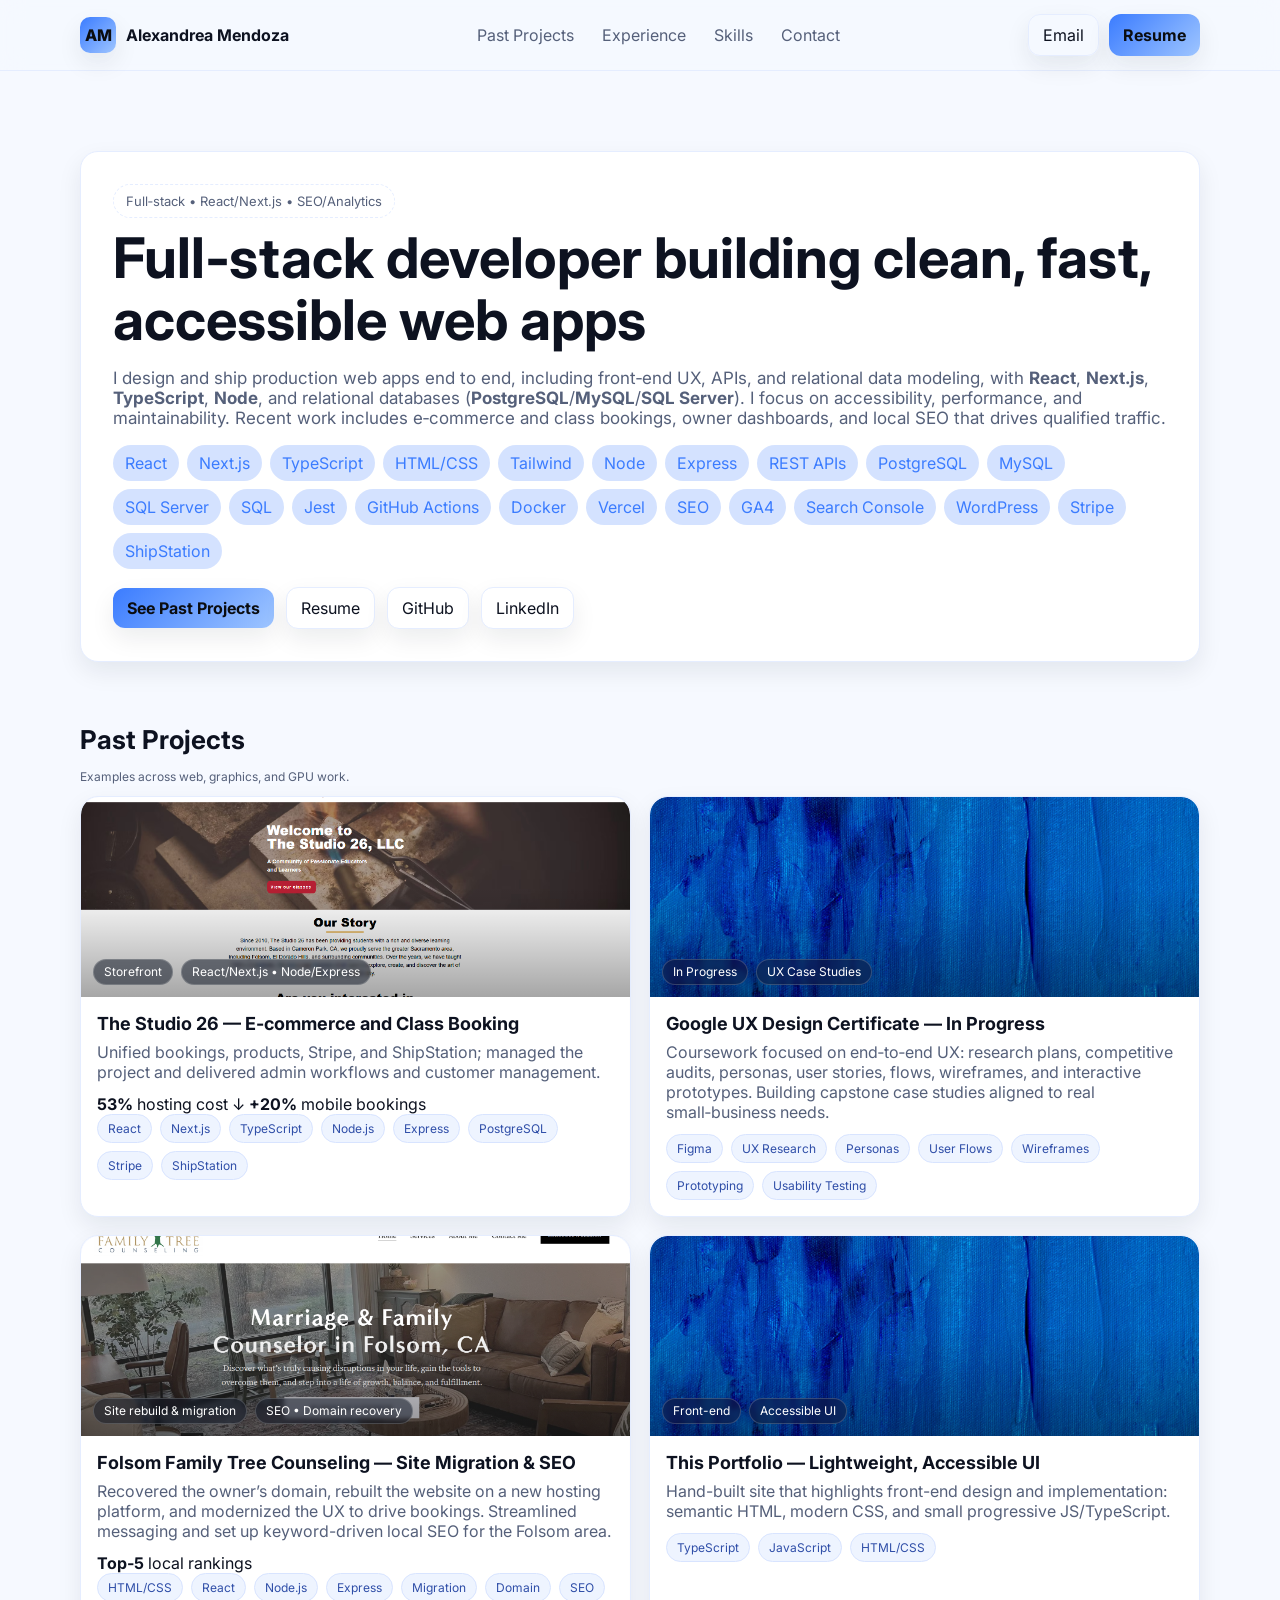
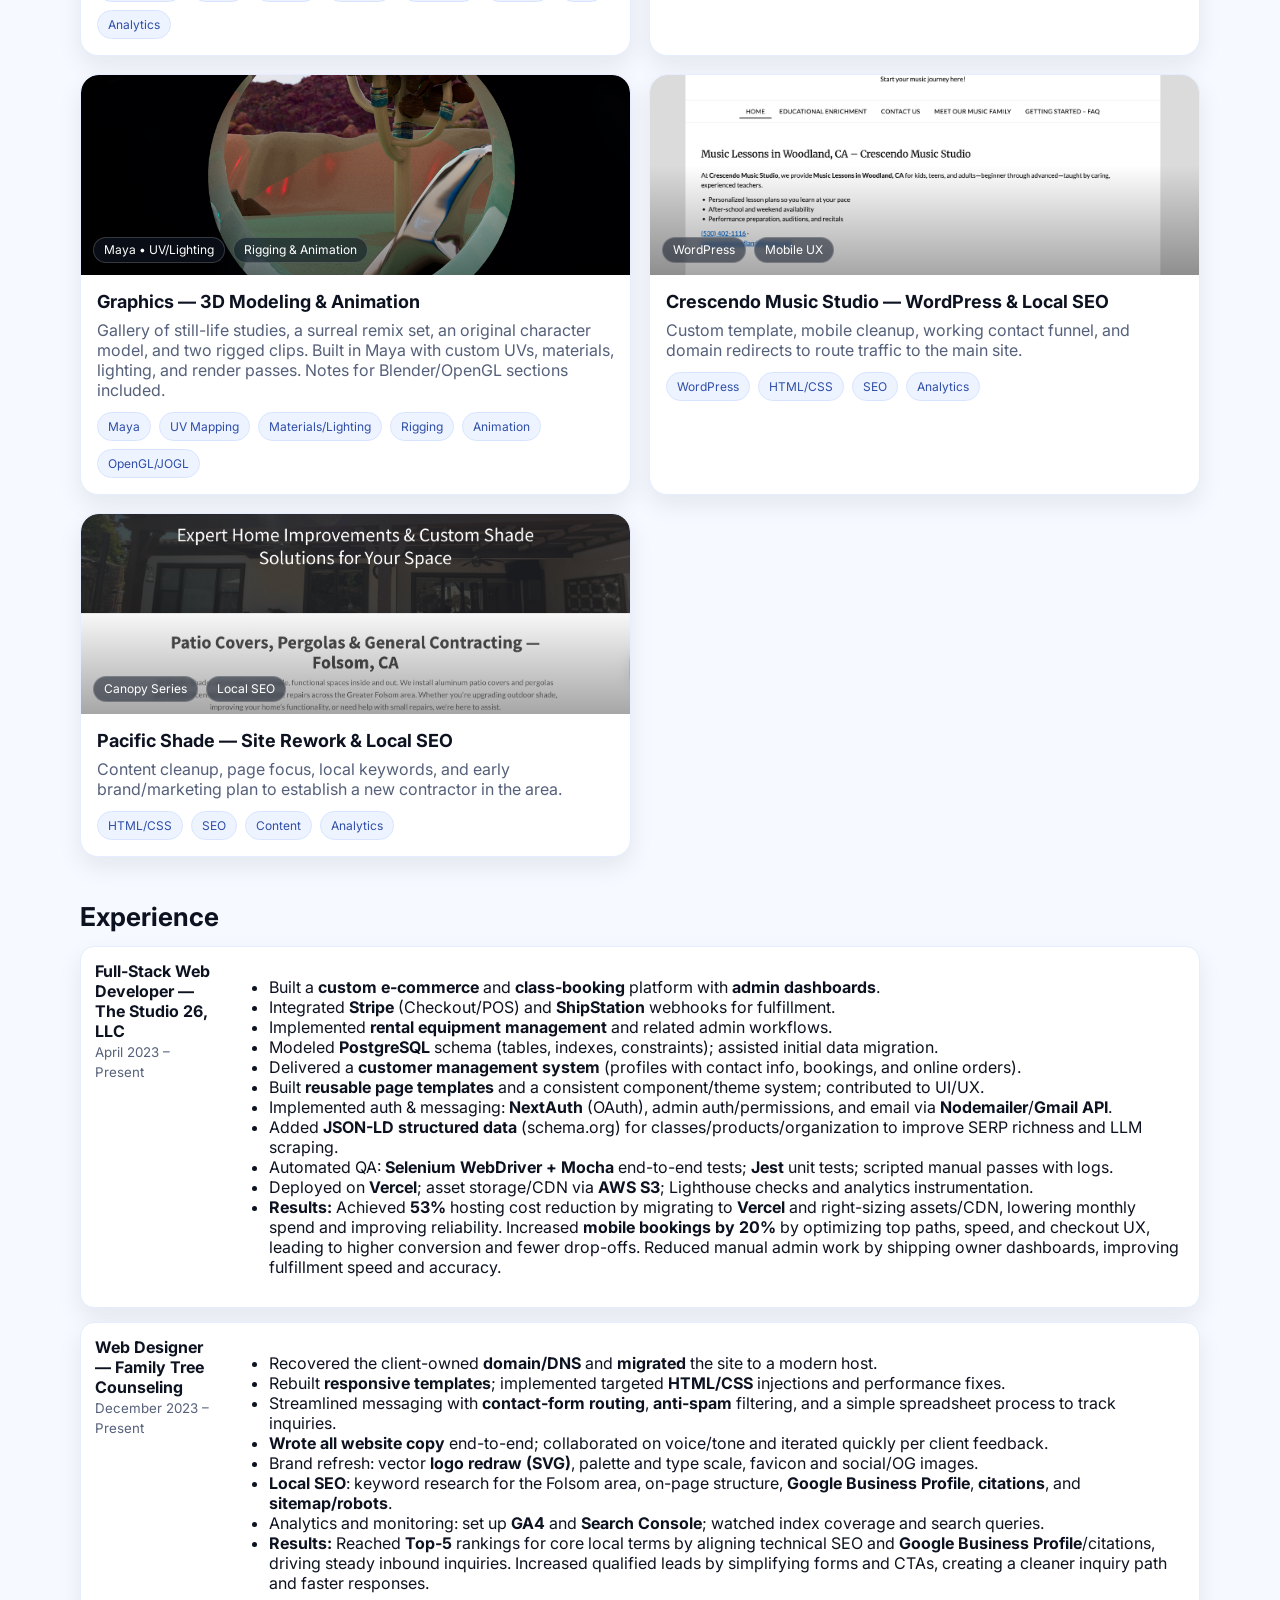
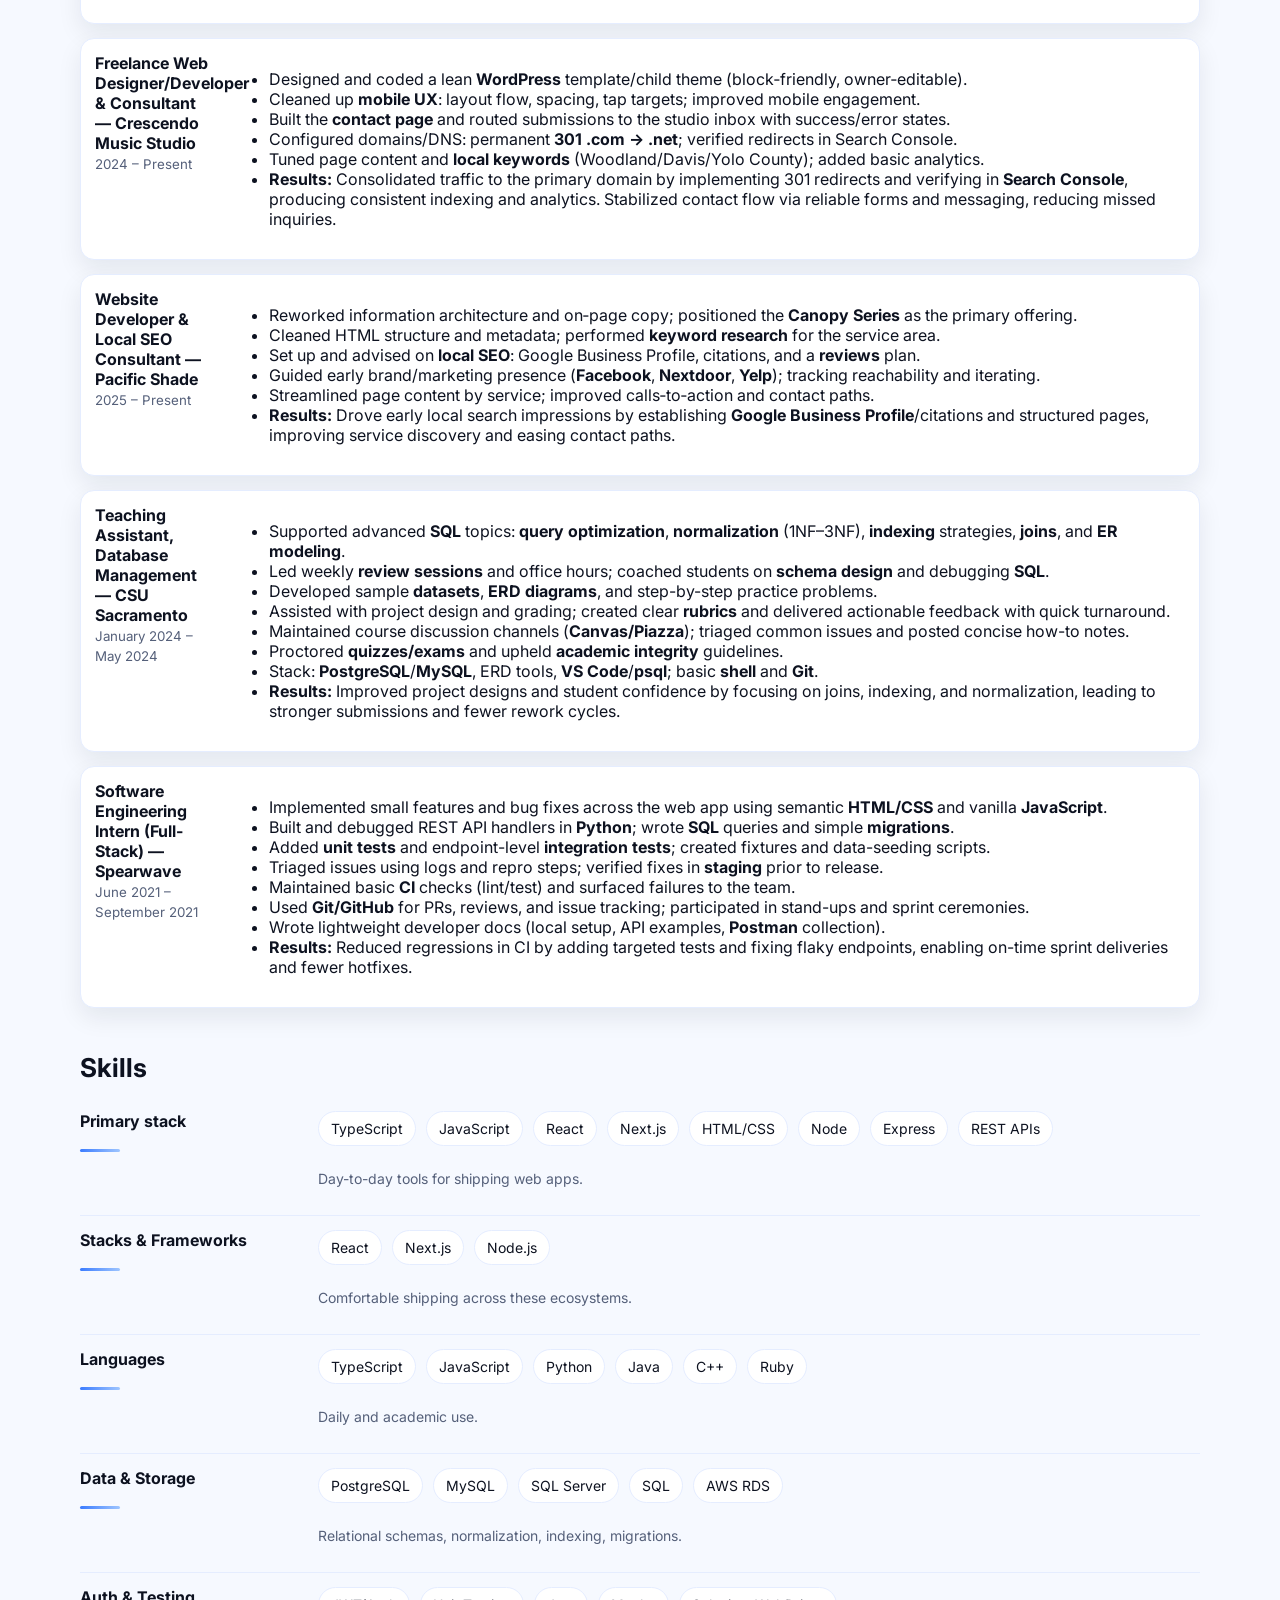
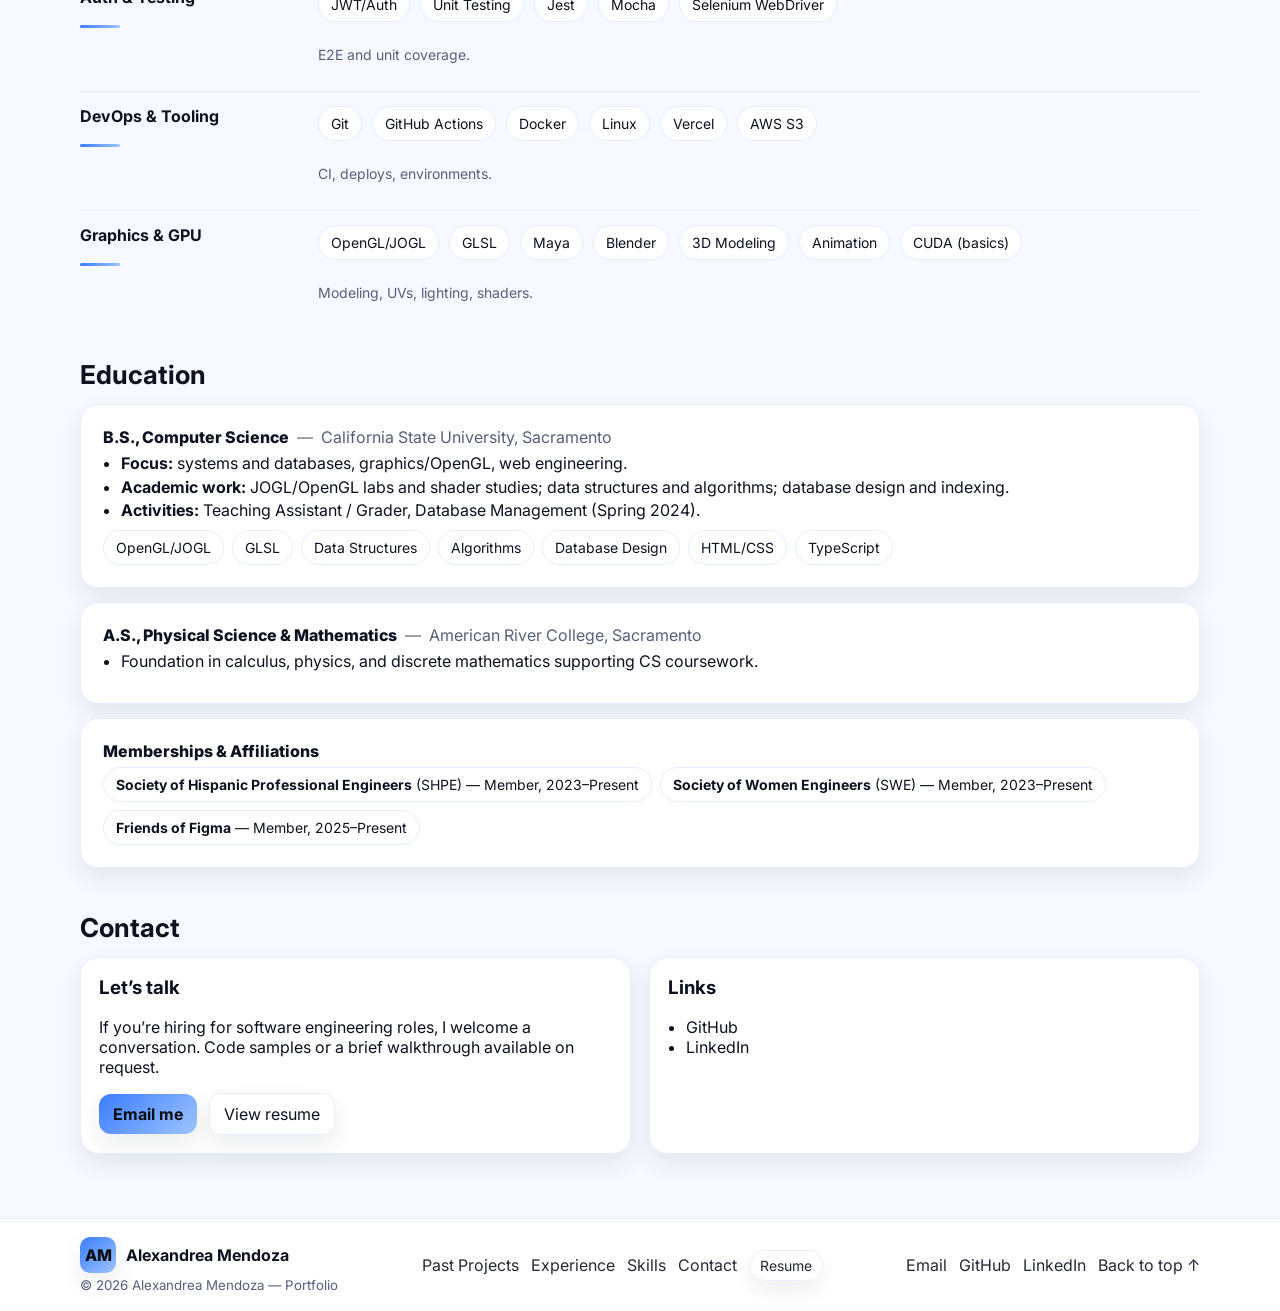
<file: index.html>
<!DOCTYPE html>
<html lang="en">
<head>
  <!-- Home — Professional portfolio of Alexandrea Mendoza -->
  <meta charset="utf-8" />
  <meta name="viewport" content="width=device-width, initial-scale=1" />
  <title>Alexandrea Mendoza — Full‑stack Web Developer</title>
  <meta name="description" content="Full‑stack web developer building clean, fast, accessible apps. React/Next.js, TypeScript, Node; relational databases (PostgreSQL/MySQL/SQL Server); e‑commerce, dashboards, SEO/analytics." />
  <link rel="preconnect" href="https://fonts.googleapis.com">
  <link rel="preconnect" href="https://fonts.gstatic.com" crossorigin>
  <link href="https://fonts.googleapis.com/css2?family=Inter:wght@300;400;500;600;700;800&display=swap" rel="stylesheet">
  <link rel="stylesheet" href="style.css" />
</head>

<body>
  <!-- Header -->
  <header class="site-header">
    <div class="container nav">
      <a class="brand" href="#home" aria-label="Go to top">
        <span class="logo" aria-hidden="true">AM</span>
        <span class="brand-text">Alexandrea Mendoza</span>
      </a>
      <nav aria-label="Primary">
        <a href="#past-projects">Past Projects</a>
        <a href="#experience">Experience</a>
        <a href="#skills">Skills</a>
        <a href="#contact">Contact</a>
      </nav>
      <div class="cta">
        <a class="btn ghost" href="mailto:ammendo28@gmail.com" aria-label="Email Alexandrea Mendoza">Email</a>
        <a class="btn primary" href="./Alexandrea-Mendoza-Resume.pdf" target="_blank" rel="noopener">Resume</a>
      </div>
    </div>
  </header>

  <!-- Main -->
  <main id="home">
    <div class="container">
      <!-- Hero -->
      <section class="hero" aria-labelledby="hero-title" aria-describedby="hero-sub">
        <div class="card intro">
          <span class="pill">Full‑stack • React/Next.js • SEO/Analytics</span>

          <h1 id="hero-title">Full‑stack developer building clean, fast, accessible web apps</h1>

          <p class="subtitle" id="hero-sub">
            I design and ship production web apps end to end, including front‑end UX, APIs, and relational data modeling, with <strong>React</strong>, <strong>Next.js</strong>, <strong>TypeScript</strong>, <strong>Node</strong>, and relational databases (<strong>PostgreSQL</strong>/<strong>MySQL</strong>/<strong>SQL Server</strong>). I focus on accessibility, performance, and maintainability. Recent work includes e‑commerce and class bookings, owner dashboards, and local SEO that drives qualified traffic.
          </p>

          <div class="stack">
            <span class="tag">React</span><span class="tag">Next.js</span><span class="tag">TypeScript</span><span class="tag">HTML/CSS</span><span class="tag">Tailwind</span>
            <span class="tag">Node</span><span class="tag">Express</span><span class="tag">REST APIs</span>
            <span class="tag">PostgreSQL</span><span class="tag">MySQL</span><span class="tag">SQL Server</span><span class="tag">SQL</span>
            <span class="tag">Jest</span><span class="tag">GitHub Actions</span><span class="tag">Docker</span><span class="tag">Vercel</span>
            <span class="tag">SEO</span><span class="tag">GA4</span><span class="tag">Search Console</span><span class="tag">WordPress</span>
            <span class="tag">Stripe</span><span class="tag">ShipStation</span>
          </div>

          <div class="row hero-actions" style="margin-top:18px">
            <a class="btn primary" href="#past-projects">See Past Projects</a>
            <a class="btn" href="./Alexandrea-Mendoza-Resume.pdf" target="_blank" rel="noopener">Resume</a>
            <a class="btn" href="https://github.com/alexmendoza99" target="_blank" rel="noopener">GitHub</a>
            <a class="btn" href="https://www.linkedin.com/in/ammendo28/" target="_blank" rel="noopener">LinkedIn</a>
          </div>
        </div>
      </section>
    </div>

  <!-- Past Projects -->
  <section class="section" id="past-projects" aria-labelledby="projects-title">
    <div class="container">
      <h2 id="projects-title">Past Projects</h2>
      <p class="note">Examples across web, graphics, and GPU work.</p>

      <div class="grid projects">
        <!-- Project 1 — The Studio 26 -->
        <article class="item card project" aria-labelledby="proj-s26-title">
          <a class="stretched-link" href="project-studio26.html" aria-label="Read case study: The Studio 26"></a>
          <div class="thumb has-img">
            <img src="assets/thestudio26homepage.png"
                alt="The Studio 26 storefront showing featured classes and products"
                loading="lazy" decoding="async">
            <div class="thumb-chips bottom">
              <span class="badge">Storefront</span>
              <span class="badge">React/Next.js • Node/Express</span>
            </div>
          </div>
          <div class="meta">
            <h3 id="proj-s26-title">The Studio 26 — E-commerce and Class Booking</h3>
            <p>Unified bookings, products, Stripe, and ShipStation; managed the project and delivered admin workflows and customer management.</p>
            <div class="wins">
              <span class="win"><strong>53%</strong> hosting cost ↓</span>
              <span class="win"><strong>+20%</strong> mobile bookings</span>
            </div>
            <div class="tags">
              <span>React</span><span>Next.js</span><span>TypeScript</span>
              <span>Node.js</span><span>Express</span><span>PostgreSQL</span>
              <span>Stripe</span><span>ShipStation</span>
            </div>
          </div>
        </article>

        <!-- Project — Google UX Design Certificate -->
        <article class="item card project" aria-labelledby="proj-ux-title">
          <a class="stretched-link" href="project-ux.html" aria-label="Read notes: Google UX Design Certificate (in progress)"></a>
          <div class="thumb has-img">
            <img src="assets/portfoliocard.jpg"
                alt="Google UX Design Certificate — placeholder image (same as portfolio project), in progress"
                loading="lazy" decoding="async">
            <div class="thumb-chips bottom">
              <span class="badge">In Progress</span>
              <span class="badge">UX Case Studies</span>
            </div>
          </div>
          <div class="meta">
            <h3 id="proj-ux-title">Google UX Design Certificate — In Progress</h3>
            <p>Coursework focused on end‑to‑end UX: research plans, competitive audits, personas, user stories, flows, wireframes, and interactive prototypes. Building capstone case studies aligned to real small‑business needs.</p>
            <div class="tags">
              <span>Figma</span><span>UX Research</span><span>Personas</span><span>User Flows</span>
              <span>Wireframes</span><span>Prototyping</span><span>Usability Testing</span>
            </div>
          </div>
        </article>

        <!-- Project 2 — Folsom Family Tree Counseling -->
        <article class="item card project" aria-labelledby="proj-fftc-title">
          <a class="stretched-link" href="project-fftc.html" aria-label="Read case study: Folsom Family Tree Counseling"></a>
          <div class="thumb has-img">
            <img src="assets/fftc-services.png"
                alt="Folsom Family Tree Counseling homepage"
                loading="lazy" decoding="async">
            <div class="thumb-chips bottom">
              <span class="badge">Site rebuild &amp; migration</span>
              <span class="badge">SEO • Domain recovery</span>
            </div>
          </div>
          <div class="meta">
            <h3 id="proj-fftc-title">Folsom Family Tree Counseling — Site Migration &amp; SEO</h3>
            <p>Recovered the owner’s domain, rebuilt the website on a new hosting platform, and modernized the UX to drive bookings. Streamlined messaging and set up keyword-driven local SEO for the Folsom area.</p>
            <div class="wins">
              <span class="win"><strong>Top‑5</strong> local rankings</span>
            </div>
            <div class="tags">
              <span>HTML/CSS</span><span>React</span><span>Node.js</span><span>Express</span>
              <span>Migration</span><span>Domain</span><span>SEO</span><span>Analytics</span>
            </div>
          </div>
        </article>

        <!-- Project 3 — This Portfolio -->
        <article class="item card project" aria-labelledby="proj-portfolio-title">
          <a class="stretched-link" href="project-portfolio.html" aria-label="Read case study: This Portfolio"></a>
          <div class="thumb has-img">
            <img src="assets/portfoliocard.jpg"
                alt="Screenshot of this portfolio’s homepage"
                loading="lazy" decoding="async">
            <div class="thumb-chips bottom">
              <span class="badge">Front-end</span>
              <span class="badge">Accessible UI</span>
            </div>
          </div>
          <div class="meta">
            <h3 id="proj-portfolio-title">This Portfolio — Lightweight, Accessible UI</h3>
            <p>Hand-built site that highlights front-end design and implementation: semantic HTML, modern CSS, and small progressive JS/TypeScript.</p>
            <div class="tags">
              <span>TypeScript</span><span>JavaScript</span><span>HTML/CSS</span>
            </div>
          </div>
        </article>

        <!-- Project 4 — 3D Graphics (Maya) -->
        <article class="item card project" aria-labelledby="proj-graphics-title">
          <a class="stretched-link" href="project-graphics.html" aria-label="View gallery: 3D Modeling & Animation"></a>
          <div class="thumb has-img">
            <img
              src="assets/3DMayaProj5.jpg"
              alt="Surreal render from the Maya still-life remix series"
              loading="lazy" decoding="async">
            <div class="thumb-chips bottom">
              <span class="badge">Maya • UV/Lighting</span>
              <span class="badge">Rigging &amp; Animation</span>
            </div>
          </div>
          <div class="meta">
            <h3 id="proj-graphics-title">Graphics — 3D Modeling &amp; Animation</h3>
            <p>Gallery of still-life studies, a surreal remix set, an original character model, and two rigged clips. Built in Maya with custom UVs, materials, lighting, and render passes. Notes for Blender/OpenGL sections included.</p>
            <div class="tags">
              <span>Maya</span><span>UV Mapping</span><span>Materials/Lighting</span>
              <span>Rigging</span><span>Animation</span><span>OpenGL/JOGL</span>
            </div>
          </div>
        </article>

        <!-- Project 5 — Crescendo Music Studio -->
        <article class="item card project" aria-labelledby="proj-crescendo-title">
          <a class="stretched-link" href="project-crescendo.html"
            aria-label="Read case study: Crescendo Music Studio"></a>

          <div class="thumb has-img">
            <img
              src="assets/crescendohome.png"
              alt="Crescendo Music Studio — website preview"
              loading="lazy" decoding="async">
            <div class="thumb-chips bottom">
              <span class="badge">WordPress</span>
              <span class="badge">Mobile UX</span>
            </div>
          </div>

          <div class="meta">
            <h3 id="proj-crescendo-title">Crescendo Music Studio — WordPress &amp; Local SEO</h3>
            <p>Custom template, mobile cleanup, working contact funnel, and domain redirects to route traffic to the main site.</p>
            <div class="tags">
              <span>WordPress</span><span>HTML/CSS</span><span>SEO</span><span>Analytics</span>
            </div>
          </div>
        </article>

        <!-- Project 6 — Pacific Shade -->
        <article class="item card project" aria-labelledby="proj-pacificshade-title">
          <a class="stretched-link" href="project-pshade.html"
            aria-label="Read case study: Pacific Shade"></a>

          <div class="thumb has-img">
            <img
              src="assets/pshadehome.png"
              alt="Pacific Shade website preview with canopy-first messaging"
              loading="lazy" decoding="async">
            <div class="thumb-chips bottom">
              <span class="badge">Canopy Series</span>
              <span class="badge">Local SEO</span>
            </div>
          </div>

          <div class="meta">
            <h3 id="proj-pacificshade-title">Pacific Shade — Site Rework &amp; Local SEO</h3>
            <p>Content cleanup, page focus, local keywords, and early brand/marketing plan to establish a new contractor in the area.</p>
            <div class="tags">
              <span>HTML/CSS</span><span>SEO</span><span>Content</span><span>Analytics</span>
            </div>
          </div>
</article>
      </div>
    </div>
  </section>

    <!-- Experience -->
    <section class="section" id="experience" aria-labelledby="experience-title">
      <div class="container">
        <h2 id="experience-title">Experience</h2>

        <div class="timeline">
          <!-- The Studio 26 LLC -->
          <div class="tl card">
            <div>
              <strong>Full-Stack Web Developer — The Studio 26, LLC</strong><br />
              <small>April 2023 – Present</small>
            </div>
            <div>
              <ul class="points">
                <li>Built a <strong>custom e-commerce</strong> and <strong>class-booking</strong> platform with <strong>admin dashboards</strong>.</li>
                <li>Integrated <strong>Stripe</strong> (Checkout/POS) and <strong>ShipStation</strong> webhooks for fulfillment.</li>
                <li>Implemented <strong>rental equipment management</strong> and related admin workflows.</li>
                <li>Modeled <strong>PostgreSQL</strong> schema (tables, indexes, constraints); assisted initial data migration.</li>
                <li>Delivered a <strong>customer management system</strong> (profiles with contact info, bookings, and online orders).</li>
                <li>Built <strong>reusable page templates</strong> and a consistent component/theme system; contributed to UI/UX.</li>
                <li>Implemented auth &amp; messaging: <strong>NextAuth</strong> (OAuth), admin auth/permissions, and email via <strong>Nodemailer</strong>/<strong>Gmail API</strong>.</li>
                <li>Added <strong>JSON-LD structured data</strong> (schema.org) for classes/products/organization to improve SERP richness and LLM scraping.</li>
                <li>Automated QA: <strong>Selenium WebDriver + Mocha</strong> end-to-end tests; <strong>Jest</strong> unit tests; scripted manual passes with logs.</li>
                <li>Deployed on <strong>Vercel</strong>; asset storage/CDN via <strong>AWS S3</strong>; Lighthouse checks and analytics instrumentation.</li>
                <li><strong>Results:</strong> Achieved <strong>53%</strong> hosting cost reduction by migrating to <strong>Vercel</strong> and right-sizing assets/CDN, lowering monthly spend and improving reliability. Increased <strong>mobile bookings by 20%</strong> by optimizing top paths, speed, and checkout UX, leading to higher conversion and fewer drop-offs. Reduced manual admin work by shipping owner dashboards, improving fulfillment speed and accuracy.</li>
              </ul>
            </div>
          </div>

          <!-- Folsom Family Tree Counseling -->
          <div class="tl card">
            <div>
              <strong>Web Designer — Family Tree Counseling</strong><br />
              <small>December 2023 – Present</small>
            </div>
            <div>
              <ul class="points">
                <li>Recovered the client-owned <strong>domain/DNS</strong> and <strong>migrated</strong> the site to a modern host.</li>
                <li>Rebuilt <strong>responsive templates</strong>; implemented targeted <strong>HTML/CSS</strong> injections and performance fixes.</li>
                <li>Streamlined messaging with <strong>contact-form routing</strong>, <strong>anti-spam</strong> filtering, and a simple spreadsheet process to track inquiries.</li>
                <li><strong>Wrote all website copy</strong> end-to-end; collaborated on voice/tone and iterated quickly per client feedback.</li>
                <li>Brand refresh: vector <strong>logo redraw (SVG)</strong>, palette and type scale, favicon and social/OG images.</li>
                <li><strong>Local SEO</strong>: keyword research for the Folsom area, on-page structure, <strong>Google Business Profile</strong>, <strong>citations</strong>, and <strong>sitemap/robots</strong>.</li>
                <li>Analytics and monitoring: set up <strong>GA4</strong> and <strong>Search Console</strong>; watched index coverage and search queries.</li>
                <li><strong>Results:</strong> Reached <strong>Top‑5</strong> rankings for core local terms by aligning technical SEO and <strong>Google Business Profile</strong>/citations, driving steady inbound inquiries. Increased qualified leads by simplifying forms and CTAs, creating a cleaner inquiry path and faster responses.</li>
              </ul>
            </div>
          </div>

          <!-- Crescendo Music Studio -->
          <div class="tl card">
            <div>
              <strong>Freelance Web Designer/Developer &amp; Consultant — Crescendo Music Studio</strong><br />
              <small>2024 – Present</small>
            </div>
            <div>
              <ul class="points">
                <li>Designed and coded a lean <strong>WordPress</strong> template/child theme (block‑friendly, owner‑editable).</li>
                <li>Cleaned up <strong>mobile UX</strong>: layout flow, spacing, tap targets; improved mobile engagement.</li>
                <li>Built the <strong>contact page</strong> and routed submissions to the studio inbox with success/error states.</li>
                <li>Configured domains/DNS: permanent <strong>301 .com → .net</strong>; verified redirects in Search Console.</li>
                <li>Tuned page content and <strong>local keywords</strong> (Woodland/Davis/Yolo County); added basic analytics.</li>
                <li><strong>Results:</strong> Consolidated traffic to the primary domain by implementing 301 redirects and verifying in <strong>Search Console</strong>, producing consistent indexing and analytics. Stabilized contact flow via reliable forms and messaging, reducing missed inquiries.</li>
              </ul>
            </div>
          </div>

          <!-- Pacific Shade -->
          <div class="tl card">
            <div>
              <strong>Website Developer &amp; Local SEO Consultant — Pacific Shade</strong><br />
              <small>2025 – Present</small>
            </div>
            <div>
              <ul class="points">
                <li>Reworked information architecture and on‑page copy; positioned the <strong>Canopy Series</strong> as the primary offering.</li>
                <li>Cleaned HTML structure and metadata; performed <strong>keyword research</strong> for the service area.</li>
                <li>Set up and advised on <strong>local SEO</strong>: Google Business Profile, citations, and a <strong>reviews</strong> plan.</li>
                <li>Guided early brand/marketing presence (<strong>Facebook</strong>, <strong>Nextdoor</strong>, <strong>Yelp</strong>); tracking reachability and iterating.</li>
                <li>Streamlined page content by service; improved calls‑to‑action and contact paths.</li>
                <li><strong>Results:</strong> Drove early local search impressions by establishing <strong>Google Business Profile</strong>/citations and structured pages, improving service discovery and easing contact paths.</li>
              </ul>
            </div>
          </div>

          <!-- Teaching Assistant & Grader -->
          <div class="tl card">
            <div>
              <strong>Teaching Assistant, Database Management — CSU Sacramento</strong><br />
              <small>January 2024 – May 2024</small>
            </div>
            <div>
              <ul class="points">
                <li>Supported advanced <strong>SQL</strong> topics: <strong>query optimization</strong>, <strong>normalization</strong> (1NF–3NF), <strong>indexing</strong> strategies, <strong>joins</strong>, and <strong>ER modeling</strong>.</li>
                <li>Led weekly <strong>review sessions</strong> and office hours; coached students on <strong>schema design</strong> and debugging <strong>SQL</strong>.</li>
                <li>Developed sample <strong>datasets</strong>, <strong>ERD diagrams</strong>, and step-by-step practice problems.</li>
                <li>Assisted with project design and grading; created clear <strong>rubrics</strong> and delivered actionable feedback with quick turnaround.</li>
                <li>Maintained course discussion channels (<strong>Canvas/Piazza</strong>); triaged common issues and posted concise how-to notes.</li>
                <li>Proctored <strong>quizzes/exams</strong> and upheld <strong>academic integrity</strong> guidelines.</li>
                <li>Stack: <strong>PostgreSQL</strong>/<strong>MySQL</strong>, ERD tools, <strong>VS Code</strong>/<strong>psql</strong>; basic <strong>shell</strong> and <strong>Git</strong>.</li>
                <li><strong>Results:</strong> Improved project designs and student confidence by focusing on joins, indexing, and normalization, leading to stronger submissions and fewer rework cycles.</li>
              </ul>
            </div>
          </div>

          <!-- Full-Stack Software Engineering Intern -->
          <div class="tl card">
            <div>
              <strong>Software Engineering Intern (Full-Stack) — Spearwave</strong><br />
              <small>June 2021 – September 2021</small>
            </div>
            <div>
              <ul class="points">
                <li>Implemented small features and bug fixes across the web app using semantic <strong>HTML/CSS</strong> and vanilla <strong>JavaScript</strong>.</li>
                <li>Built and debugged REST API handlers in <strong>Python</strong>; wrote <strong>SQL</strong> queries and simple <strong>migrations</strong>.</li>
                <li>Added <strong>unit tests</strong> and endpoint-level <strong>integration tests</strong>; created fixtures and data-seeding scripts.</li>
                <li>Triaged issues using logs and repro steps; verified fixes in <strong>staging</strong> prior to release.</li>
                <li>Maintained basic <strong>CI</strong> checks (lint/test) and surfaced failures to the team.</li>
                <li>Used <strong>Git/GitHub</strong> for PRs, reviews, and issue tracking; participated in stand-ups and sprint ceremonies.</li>
                <li>Wrote lightweight developer docs (local setup, API examples, <strong>Postman</strong> collection).</li>
                <li><strong>Results:</strong> Reduced regressions in CI by adding targeted tests and fixing flaky endpoints, enabling on-time sprint deliveries and fewer hotfixes.</li>
              </ul>
            </div>
          </div>
        </div>
      </div>
    </section>

    <!-- Skills -->
    <section class="section" id="skills" aria-labelledby="skills-title">
      <div class="container">
        <h2 id="skills-title">Skills</h2>

        <div class="skills-rows">
          <div class="skill-row">
            <div class="skill-label">Primary stack</div>
            <div class="skill-chips">
              <span class="chip">TypeScript</span><span class="chip">JavaScript</span><span class="chip">React</span>
              <span class="chip">Next.js</span><span class="chip">HTML/CSS</span><span class="chip">Node</span>
              <span class="chip">Express</span><span class="chip">REST APIs</span>
            </div>
            <div class="skill-note">Day-to-day tools for shipping web apps.</div>
          </div>

          <div class="skill-row">
            <div class="skill-label">Stacks &amp; Frameworks</div>
            <div class="skill-chips">
              <span class="chip">React</span><span class="chip">Next.js</span><span class="chip">Node.js</span>
            </div>
            <div class="skill-note">Comfortable shipping across these ecosystems.</div>
          </div>

          <div class="skill-row">
            <div class="skill-label">Languages</div>
            <div class="skill-chips">
              <span class="chip">TypeScript</span><span class="chip">JavaScript</span><span class="chip">Python</span>
              <span class="chip">Java</span><span class="chip">C++</span><span class="chip">Ruby</span>
            </div>
            <div class="skill-note">Daily and academic use.</div>
          </div>

          <div class="skill-row">
            <div class="skill-label">Data &amp; Storage</div>
            <div class="skill-chips">
              <span class="chip">PostgreSQL</span><span class="chip">MySQL</span><span class="chip">SQL Server</span><span class="chip">SQL</span><span class="chip">AWS RDS</span>
            </div>
            <div class="skill-note">Relational schemas, normalization, indexing, migrations.</div>
          </div>

          <div class="skill-row">
            <div class="skill-label">Auth &amp; Testing</div>
            <div class="skill-chips">
              <span class="chip">JWT/Auth</span><span class="chip">Unit Testing</span><span class="chip">Jest</span>
              <span class="chip">Mocha</span><span class="chip">Selenium WebDriver</span>
            </div>
            <div class="skill-note">E2E and unit coverage.</div>
          </div>

          <div class="skill-row">
            <div class="skill-label">DevOps &amp; Tooling</div>
            <div class="skill-chips">
              <span class="chip">Git</span><span class="chip">GitHub Actions</span><span class="chip">Docker</span>
              <span class="chip">Linux</span><span class="chip">Vercel</span><span class="chip">AWS S3</span>
            </div>
            <div class="skill-note">CI, deploys, environments.</div>
          </div>

          <div class="skill-row">
            <div class="skill-label">Graphics &amp; GPU</div>
            <div class="skill-chips">
              <span class="chip">OpenGL/JOGL</span><span class="chip">GLSL</span><span class="chip">Maya</span>
              <span class="chip">Blender</span><span class="chip">3D Modeling</span><span class="chip">Animation</span>
              <span class="chip">CUDA (basics)</span>
            </div>
            <div class="skill-note">Modeling, UVs, lighting, shaders.</div>
          </div>
        </div>
      </div>
    </section>

    <!-- Education -->
    <section class="section" id="education" aria-labelledby="education-title">
      <div class="container">
        <h2 id="education-title">Education</h2>

        <div class="edu">
          <article class="edu-item card pad">
            <header class="edu-head">
              <strong class="edu-degree">B.S., Computer Science</strong>
              <span class="edu-sep">—</span>
              <span class="edu-school">California State University, Sacramento</span>
            </header>
            <ul class="edu-meta">
              <li><b>Focus:</b> systems and databases, graphics/OpenGL, web engineering.</li>
              <li><b>Academic work:</b> JOGL/OpenGL labs and shader studies; data structures and algorithms; database design and indexing.</li>
              <li><b>Activities:</b> Teaching Assistant / Grader, Database Management (Spring 2024).</li>
            </ul>
            <div class="edu-chips">
              <span class="chip">OpenGL/JOGL</span><span class="chip">GLSL</span><span class="chip">Data Structures</span>
              <span class="chip">Algorithms</span><span class="chip">Database Design</span><span class="chip">HTML/CSS</span>
              <span class="chip">TypeScript</span>
            </div>
          </article>

          <article class="edu-item card pad">
            <header class="edu-head">
              <strong class="edu-degree">A.S., Physical Science &amp; Mathematics</strong>
              <span class="edu-sep">—</span>
              <span class="edu-school">American River College, Sacramento</span>
            </header>
            <ul class="edu-meta">
              <li>Foundation in calculus, physics, and discrete mathematics supporting CS coursework.</li>
            </ul>
          </article>

          <article class="edu-item card pad">
            <header class="edu-head">
              <strong class="edu-degree">Memberships &amp; Affiliations</strong>
            </header>
            <div class="edu-chips">
              <span class="chip"><strong>Society of Hispanic Professional Engineers</strong> (SHPE) — Member, 2023–Present</span>
              <span class="chip"><strong>Society of Women Engineers</strong> (SWE) — Member, 2023–Present</span>
              <span class="chip"><strong>Friends of Figma</strong> — Member, 2025–Present</span>
            </div>
          </article>
        </div>
      </div>
    </section>

    <!-- Contact -->
    <section class="section" id="contact" aria-labelledby="contact-title">
      <div class="container">
        <h2 id="contact-title">Contact</h2>
        <div class="contact-card">
          <div class="card">
            <h3 class="no-top">Let’s talk</h3>
            <p>If you’re hiring for software engineering roles, I welcome a conversation. Code samples or a brief walkthrough available on request.</p>
            <div class="row">
              <a class="btn primary" href="mailto:ammendo28@gmail.com">Email me</a>
              <a class="btn" href="./Alexandrea-Mendoza-Resume.pdf" target="_blank" rel="noopener">View resume</a>
            </div>
          </div>
          <div class="card">
            <h3 class="no-top">Links</h3>
            <ul class="links">
              <li><a href="https://github.com/alexmendoza99" target="_blank" rel="noopener">GitHub</a></li>
              <li><a href="https://www.linkedin.com/in/ammendo28/" target="_blank" rel="noopener">LinkedIn</a></li>
            </ul>
          </div>
        </div>
      </div>
    </section>
  </main>

  <!-- Footer -->
  <footer class="footer">
    <div class="container foot">
      <div class="foot-brand">
        <a class="brand" href="./index.html">
          <span class="logo" aria-hidden="true">AM</span>
          <span class="brand-text">Alexandrea Mendoza</span>
        </a>
        <small>© <span id="year"></span> Alexandrea Mendoza — Portfolio</small>
      </div>
      <nav class="foot-links" aria-label="Footer navigation">
        <a href="./index.html#past-projects">Past Projects</a>
        <a href="./index.html#experience">Experience</a>
        <a href="./index.html#skills">Skills</a>
        <a href="./index.html#contact">Contact</a>
        <a class="btn ghost sm" href="./Alexandrea-Mendoza-Resume.pdf" target="_blank" rel="noopener">Resume</a>
      </nav>
      <div class="foot-social" aria-label="Contact and social">
        <a href="mailto:ammendo28@gmail.com">Email</a>
        <a href="https://github.com/alexmendoza99" target="_blank" rel="noopener">GitHub</a>
        <a href="https://www.linkedin.com/in/ammendo28/" target="_blank" rel="noopener">LinkedIn</a>
        <a href="#top" class="back-to-top">Back to top ↑</a>
      </div>
    </div>
  </footer>

  <script>
    document.getElementById('year').textContent = new Date().getFullYear();
  </script>
</body>
</html>
</file>
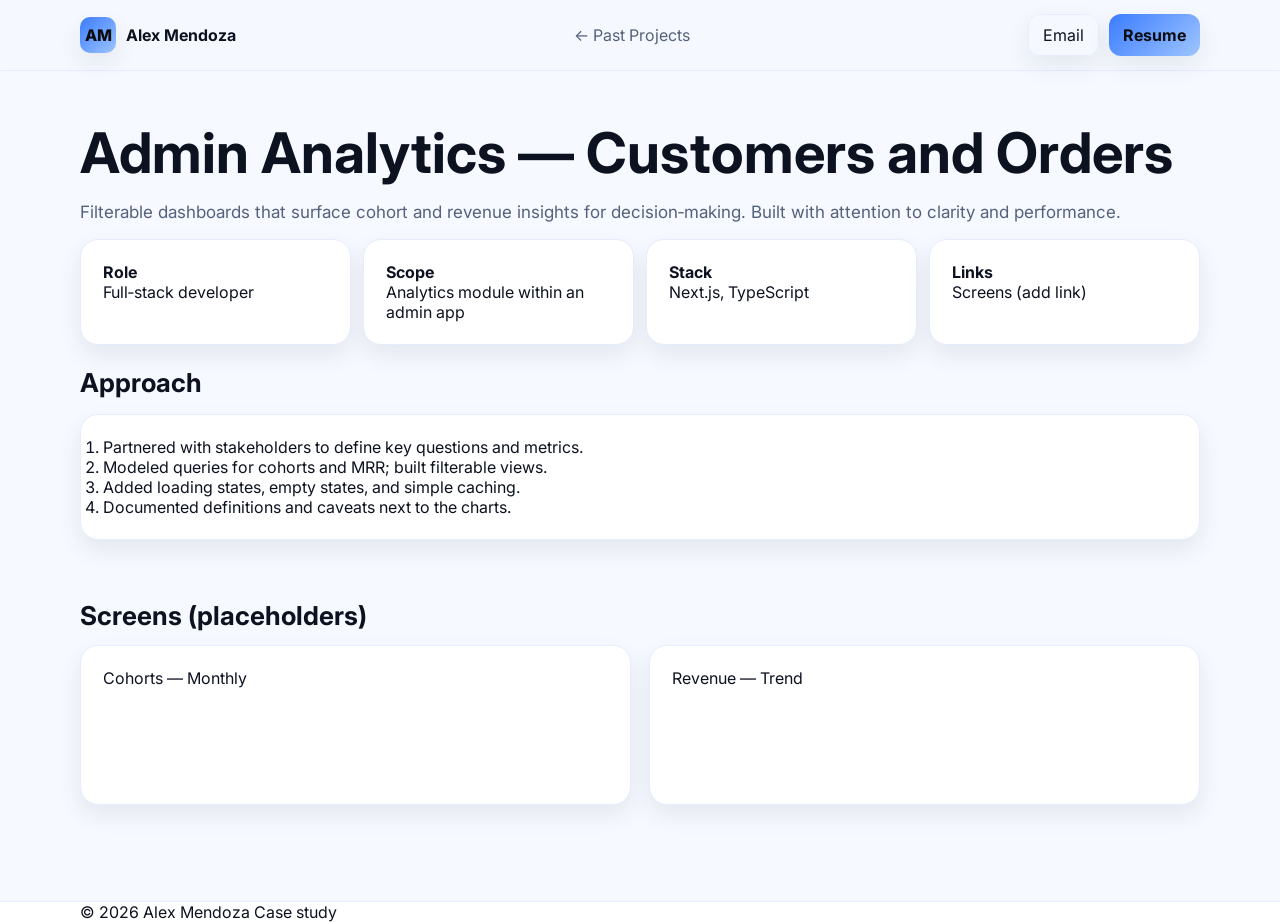
<file: Project-analytics.html>
<!DOCTYPE html>
<html lang="en">
<head>
  <meta charset="utf-8" />
  <meta name="viewport" content="width=device-width, initial-scale=1" />
  <title>Admin Analytics — Case Study | Alex Mendoza</title>
  <meta name="description" content="Case study for an admin analytics dashboard for cohorts and revenue insights." />
  <link rel="preconnect" href="https://fonts.googleapis.com">
  <link rel="preconnect" href="https://fonts.gstatic.com" crossorigin>
  <link href="https://fonts.googleapis.com/css2?family=Inter:wght@300;400;500;600;700;800&display=swap" rel="stylesheet">
  <link rel="stylesheet" href="style.css" />
</head>
<body>
  <header class="site-header">
    <div class="container nav">
      <a class="brand" href="./index.html">
        <span class="logo" aria-hidden="true">AM</span>
        <span class="brand-text">Alex Mendoza</span>
      </a>
      <nav aria-label="Breadcrumb">
        <a href="./index.html#past-projects">← Past Projects</a>
      </nav>
      <div class="cta">
        <a class="btn ghost" href="mailto:alexmendoza99@gmail.com">Email</a>
        <a class="btn primary" href="./Alex-Mendoza-Resume.pdf" target="_blank" rel="noopener">Resume</a>
      </div>
    </div>
  </header>

  <main class="container" style="padding:42px 0 32px">
    <section aria-labelledby="title">
      <h1 id="title">Admin Analytics — Customers and Orders</h1>
      <p class="subtitle">Filterable dashboards that surface cohort and revenue insights for decision‑making. Built with attention to clarity and performance.</p>

      <div class="meta-grid">
        <div class="card pad"><strong>Role</strong><br>Full‑stack developer</div>
        <div class="card pad"><strong>Scope</strong><br>Analytics module within an admin app</div>
        <div class="card pad"><strong>Stack</strong><br>Next.js, TypeScript</div>
        <div class="card pad"><strong>Links</strong><br><a href="#" aria-disabled="true">Screens (add link)</a></div>
      </div>
    </section>

    <section class="section" aria-labelledby="approach">
      <h2 id="approach">Approach</h2>
      <ol class="card pad">
        <li>Partnered with stakeholders to define key questions and metrics.</li>
        <li>Modeled queries for cohorts and MRR; built filterable views.</li>
        <li>Added loading states, empty states, and simple caching.</li>
        <li>Documented definitions and caveats next to the charts.</li>
      </ol>
    </section>

    <section class="section" aria-labelledby="shots">
      <h2 id="shots">Screens (placeholders)</h2>
      <div class="grid">
        <div class="card pad" style="grid-column: span 6; min-height:160px">Cohorts — Monthly</div>
        <div class="card pad" style="grid-column: span 6; min-height:160px">Revenue — Trend</div>
      </div>
    </section>
  </main>

  <footer class="footer">
    <div class="container foot-row">
      <span>© <span id="year"></span> Alex Mendoza</span>
      <span class="small">Case study</span>
    </div>
  </footer>

  <script>document.getElementById('year').textContent = new Date().getFullYear();</script>
</body>
</html>
</file>
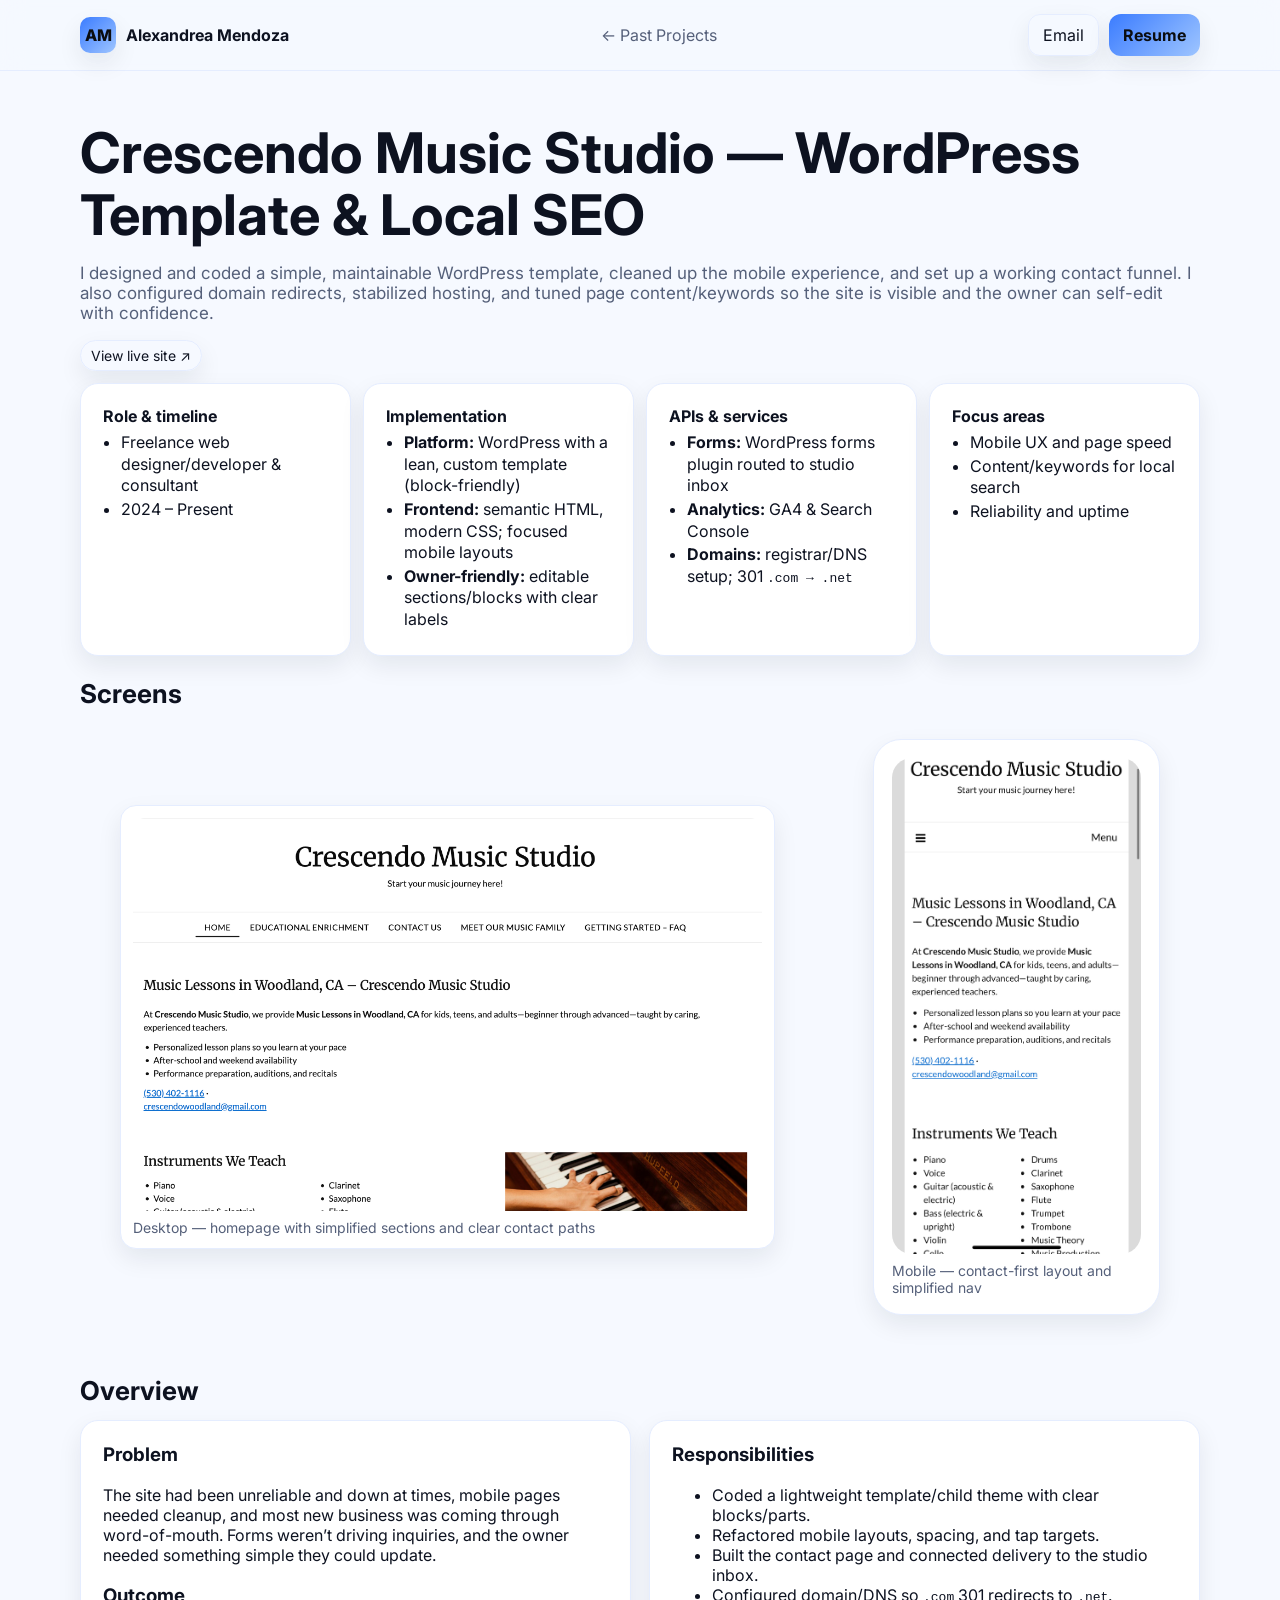
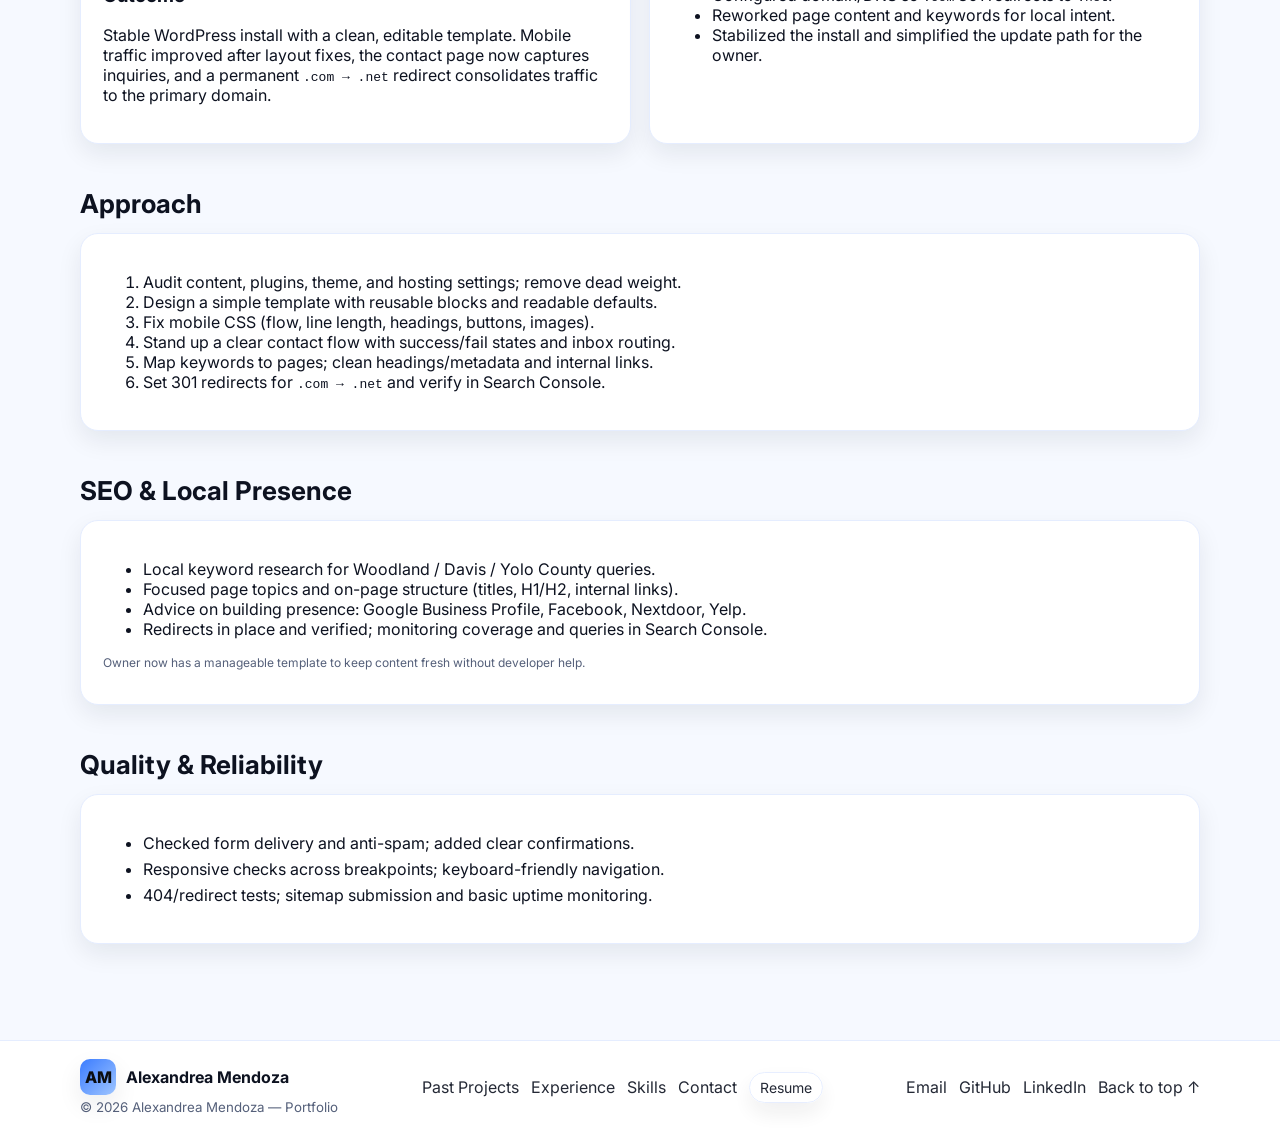
<file: project-crescendo.html>
<!DOCTYPE html>
<html lang="en">
<head>
  <!-- Page: Crescendo Music Studio — Case Study | Author: Alexandrea Mendoza -->
  <meta charset="utf-8" />
  <meta name="viewport" content="width=device-width, initial-scale=1" />
  <title>Crescendo Music Studio — WordPress Template, Mobile UX & Local SEO | Alexandrea Mendoza</title>
  <meta name="description" content="Custom WordPress template, mobile cleanup, contact funnel, domain redirects, local SEO, and reliability uplift for a music studio website." />
  <link rel="preconnect" href="https://fonts.googleapis.com" />
  <link rel="preconnect" href="https://fonts.gstatic.com" crossorigin />
  <link href="https://fonts.googleapis.com/css2?family=Inter:wght@300;400;500;600;700;800&display=swap" rel="stylesheet" />
  <link rel="stylesheet" href="style.css" />
</head>
<body id="top">
  <header class="site-header">
    <div class="container nav">
      <a class="brand" href="./index.html">
        <span class="logo" aria-hidden="true">AM</span>
        <span class="brand-text">Alexandrea Mendoza</span>
      </a>
      <nav aria-label="Breadcrumb">
        <a href="./index.html#past-projects">← Past Projects</a>
      </nav>
      <div class="cta">
        <a class="btn ghost" href="mailto:ammendo28@gmail.com">Email</a>
        <a class="btn primary" href="./Alexandrea-Mendoza-Resume.pdf" target="_blank" rel="noopener">Resume</a>
      </div>
    </div>
  </header>

  <main class="container" style="padding:42px 0 32px">
    <!-- HERO -->
    <section aria-labelledby="title">
      <h1 id="title">Crescendo Music Studio — WordPress Template &amp; Local SEO</h1>
      <p class="subtitle">
        I designed and coded a simple, maintainable WordPress template, cleaned up the mobile experience, and set up a working contact funnel.
        I also configured domain redirects, stabilized hosting, and tuned page content/keywords so the site is visible and the owner can self-edit with confidence.
      </p>

      <!-- Change the href to the live site when ready -->
      <div class="inline-actions">
        <a class="btn ghost sm" href="#" target="_blank" rel="noopener"
           aria-label="Open Crescendo Music Studio website (opens in a new tab)">
          View live site ↗
        </a>
      </div>

      <div class="meta-grid">
        <!-- Role + Timeline -->
        <div class="card pad">
          <strong>Role &amp; timeline</strong>
          <ul class="meta-list">
            <li>Freelance web designer/developer &amp; consultant</li>
            <li>2024 – Present</li>
          </ul>
        </div>

        <!-- Implementation -->
        <div class="card pad">
          <strong>Implementation</strong>
          <ul class="meta-list">
            <li><b>Platform:</b> WordPress with a lean, custom template (block-friendly)</li>
            <li><b>Frontend:</b> semantic HTML, modern CSS; focused mobile layouts</li>
            <li><b>Owner-friendly:</b> editable sections/blocks with clear labels</li>
          </ul>
        </div>

        <!-- Services -->
        <div class="card pad">
          <strong>APIs &amp; services</strong>
          <ul class="meta-list">
            <li><b>Forms:</b> WordPress forms plugin routed to studio inbox</li>
            <li><b>Analytics:</b> GA4 &amp; Search Console</li>
            <li><b>Domains:</b> registrar/DNS setup; 301 <code>.com → .net</code></li>
          </ul>
        </div>

        <!-- Focus -->
        <div class="card pad">
          <strong>Focus areas</strong>
          <ul class="meta-list">
            <li>Mobile UX and page speed</li>
            <li>Content/keywords for local search</li>
            <li>Reliability and uptime</li>
          </ul>
        </div>
      </div>
    </section>

    <!-- SCREENS -->
    <section class="section" id="screens" aria-labelledby="screens-title">
      <h2 id="screens-title">Screens</h2>

      <div class="device-grid">
        <!-- Desktop -->
        <figure class="device desktop">
          <a href="#" target="_blank" rel="noopener noreferrer" aria-label="Open Crescendo Music Studio website (desktop)">
            <span class="screen">
              <img
                src="assets/crescendohome.png"
                alt="Crescendo Music Studio — desktop homepage preview"
                loading="lazy" decoding="async">
            </span>
          </a>
          <figcaption class="device-caption">Desktop — homepage with simplified sections and clear contact paths</figcaption>
        </figure>

        <!-- Mobile -->
        <figure class="device phone">
          <a href="#" target="_blank" rel="noopener noreferrer" aria-label="Open Crescendo Music Studio website (mobile)">
            <span class="screen">
              <img
                src="assets/crescendomobile.jpg"
                alt="Crescendo Music Studio — mobile homepage preview"
                loading="lazy" decoding="async">
            </span>
          </a>
          <figcaption class="device-caption">Mobile — contact-first layout and simplified nav</figcaption>
        </figure>
      </div>
    </section>

    <!-- OVERVIEW -->
    <section class="section" aria-labelledby="overview">
      <h2 id="overview">Overview</h2>
      <div class="grid-2">
        <div class="card pad">
          <h3 class="no-top">Problem</h3>
          <p>
            The site had been unreliable and down at times, mobile pages needed cleanup, and most new business was coming through word-of-mouth.
            Forms weren’t driving inquiries, and the owner needed something simple they could update.
          </p>
          <h3>Outcome</h3>
          <p>
            Stable WordPress install with a clean, editable template. Mobile traffic improved after layout fixes, the contact page now captures inquiries,
            and a permanent <code>.com → .net</code> redirect consolidates traffic to the primary domain.
          </p>
        </div>
        <div class="card pad">
          <h3 class="no-top">Responsibilities</h3>
          <ul>
            <li>Coded a lightweight template/child theme with clear blocks/parts.</li>
            <li>Refactored mobile layouts, spacing, and tap targets.</li>
            <li>Built the contact page and connected delivery to the studio inbox.</li>
            <li>Configured domain/DNS so <code>.com</code> 301 redirects to <code>.net</code>.</li>
            <li>Reworked page content and keywords for local intent.</li>
            <li>Stabilized the install and simplified the update path for the owner.</li>
          </ul>
        </div>
      </div>
    </section>

    <!-- APPROACH -->
    <section class="section" aria-labelledby="approach">
      <h2 id="approach">Approach</h2>
      <div class="card pad">
        <ol class="tight">
          <li>Audit content, plugins, theme, and hosting settings; remove dead weight.</li>
          <li>Design a simple template with reusable blocks and readable defaults.</li>
          <li>Fix mobile CSS (flow, line length, headings, buttons, images).</li>
          <li>Stand up a clear contact flow with success/fail states and inbox routing.</li>
          <li>Map keywords to pages; clean headings/metadata and internal links.</li>
          <li>Set 301 redirects for <code>.com → .net</code> and verify in Search Console.</li>
        </ol>
      </div>
    </section>

    <!-- SEO & MARKETING -->
    <section class="section" aria-labelledby="seo-title">
      <h2 id="seo-title">SEO &amp; Local Presence</h2>
      <div class="card pad">
        <ul>
          <li>Local keyword research for Woodland / Davis / Yolo County queries.</li>
          <li>Focused page topics and on-page structure (titles, H1/H2, internal links).</li>
          <li>Advice on building presence: Google Business Profile, Facebook, Nextdoor, Yelp.</li>
          <li>Redirects in place and verified; monitoring coverage and queries in Search Console.</li>
        </ul>
        <p class="note">Owner now has a manageable template to keep content fresh without developer help.</p>
      </div>
    </section>

    <!-- QUALITY / RELIABILITY -->
    <section class="section" aria-labelledby="quality">
      <h2 id="quality">Quality &amp; Reliability</h2>
      <div class="card pad">
        <ul class="compact">
          <li>Checked form delivery and anti-spam; added clear confirmations.</li>
          <li>Responsive checks across breakpoints; keyboard-friendly navigation.</li>
          <li>404/redirect tests; sitemap submission and basic uptime monitoring.</li>
        </ul>
      </div>
    </section>
  </main>

  <footer class="footer">
    <div class="container foot">
      <div class="foot-brand">
        <a class="brand" href="./index.html">
          <span class="logo" aria-hidden="true">AM</span>
          <span class="brand-text">Alexandrea Mendoza</span>
        </a>
        <small>© <span id="year"></span> Alexandrea Mendoza — Portfolio</small>
      </div>
      <nav class="foot-links" aria-label="Footer navigation">
        <a href="./index.html#past-projects">Past Projects</a>
        <a href="./index.html#experience">Experience</a>
        <a href="./index.html#skills">Skills</a>
        <a href="./index.html#contact">Contact</a>
        <a class="btn ghost sm" href="./Alexandrea-Mendoza-Resume.pdf" target="_blank" rel="noopener">Resume</a>
      </nav>
      <div class="foot-social" aria-label="Contact and social">
        <a href="mailto:ammendo28@gmail.com">Email</a>
        <a href="https://github.com/alexmendoza99" target="_blank" rel="noopener">GitHub</a>
        <a href="https://www.linkedin.com/in/ammendo28/" target="_blank" rel="noopener">LinkedIn</a>
        <a href="#top" class="back-to-top">Back to top ↑</a>
      </div>
    </div>
  </footer>

  <script>document.getElementById('year').textContent = new Date().getFullYear();</script>
</body>
</html>
</file>
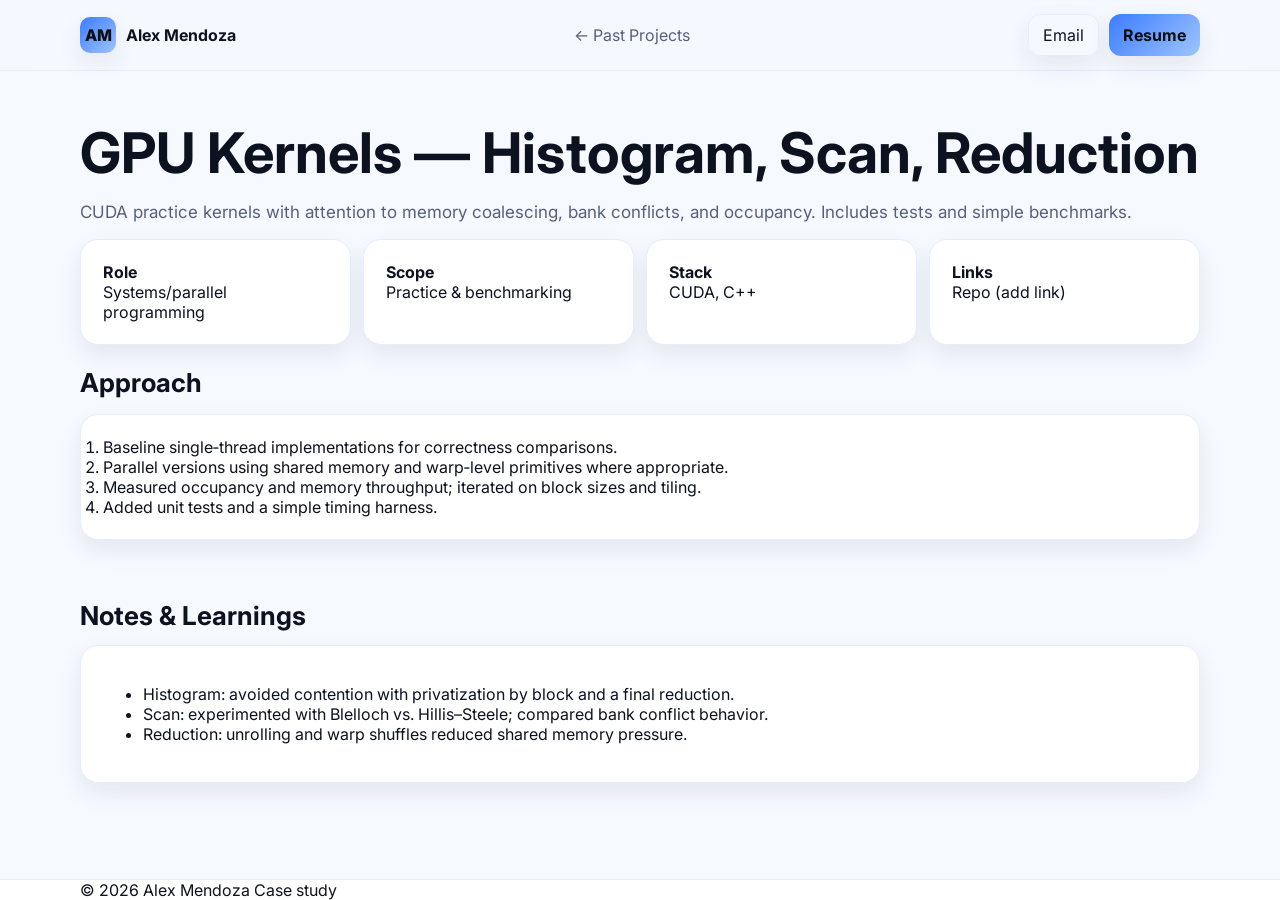
<file: Project-cuda.html>
<!DOCTYPE html>
<html lang="en">
<head>
  <meta charset="utf-8" />
  <meta name="viewport" content="width=device-width, initial-scale=1" />
  <title>GPU Kernels — Case Study | Alex Mendoza</title>
  <meta name="description" content="Case study for CUDA practice kernels: histogram, scan, and reduction with tests." />
  <link rel="preconnect" href="https://fonts.googleapis.com">
  <link rel="preconnect" href="https://fonts.gstatic.com" crossorigin>
  <link href="https://fonts.googleapis.com/css2?family=Inter:wght@300;400;500;600;700;800&display=swap" rel="stylesheet">
  <link rel="stylesheet" href="style.css" />
</head>
<body>
  <header class="site-header">
    <div class="container nav">
      <a class="brand" href="./index.html">
        <span class="logo" aria-hidden="true">AM</span>
        <span class="brand-text">Alex Mendoza</span>
      </a>
      <nav aria-label="Breadcrumb">
        <a href="./index.html#past-projects">← Past Projects</a>
      </nav>
      <div class="cta">
        <a class="btn ghost" href="mailto:alexmendoza99@gmail.com">Email</a>
        <a class="btn primary" href="./Alex-Mendoza-Resume.pdf" target="_blank" rel="noopener">Resume</a>
      </div>
    </div>
  </header>

  <main class="container" style="padding:42px 0 32px">
    <section aria-labelledby="title">
      <h1 id="title">GPU Kernels — Histogram, Scan, Reduction</h1>
      <p class="subtitle">CUDA practice kernels with attention to memory coalescing, bank conflicts, and occupancy. Includes tests and simple benchmarks.</p>

      <div class="meta-grid">
        <div class="card pad"><strong>Role</strong><br>Systems/parallel programming</div>
        <div class="card pad"><strong>Scope</strong><br>Practice & benchmarking</div>
        <div class="card pad"><strong>Stack</strong><br>CUDA, C++</div>
        <div class="card pad"><strong>Links</strong><br><a href="#" aria-disabled="true">Repo (add link)</a></div>
      </div>
    </section>

    <section class="section" aria-labelledby="approach">
      <h2 id="approach">Approach</h2>
      <ol class="card pad">
        <li>Baseline single‑thread implementations for correctness comparisons.</li>
        <li>Parallel versions using shared memory and warp‑level primitives where appropriate.</li>
        <li>Measured occupancy and memory throughput; iterated on block sizes and tiling.</li>
        <li>Added unit tests and a simple timing harness.</li>
      </ol>
    </section>

    <section class="section" aria-labelledby="learnings">
      <h2 id="learnings">Notes & Learnings</h2>
      <div class="card pad">
        <ul>
          <li>Histogram: avoided contention with privatization by block and a final reduction.</li>
          <li>Scan: experimented with Blelloch vs. Hillis–Steele; compared bank conflict behavior.</li>
          <li>Reduction: unrolling and warp shuffles reduced shared memory pressure.</li>
        </ul>
      </div>
    </section>
  </main>

  <footer class="footer">
    <div class="container foot-row">
      <span>© <span id="year"></span> Alex Mendoza</span>
      <span class="small">Case study</span>
    </div>
  </footer>

  <script>document.getElementById('year').textContent = new Date().getFullYear();</script>
</body>
</html>
</file>
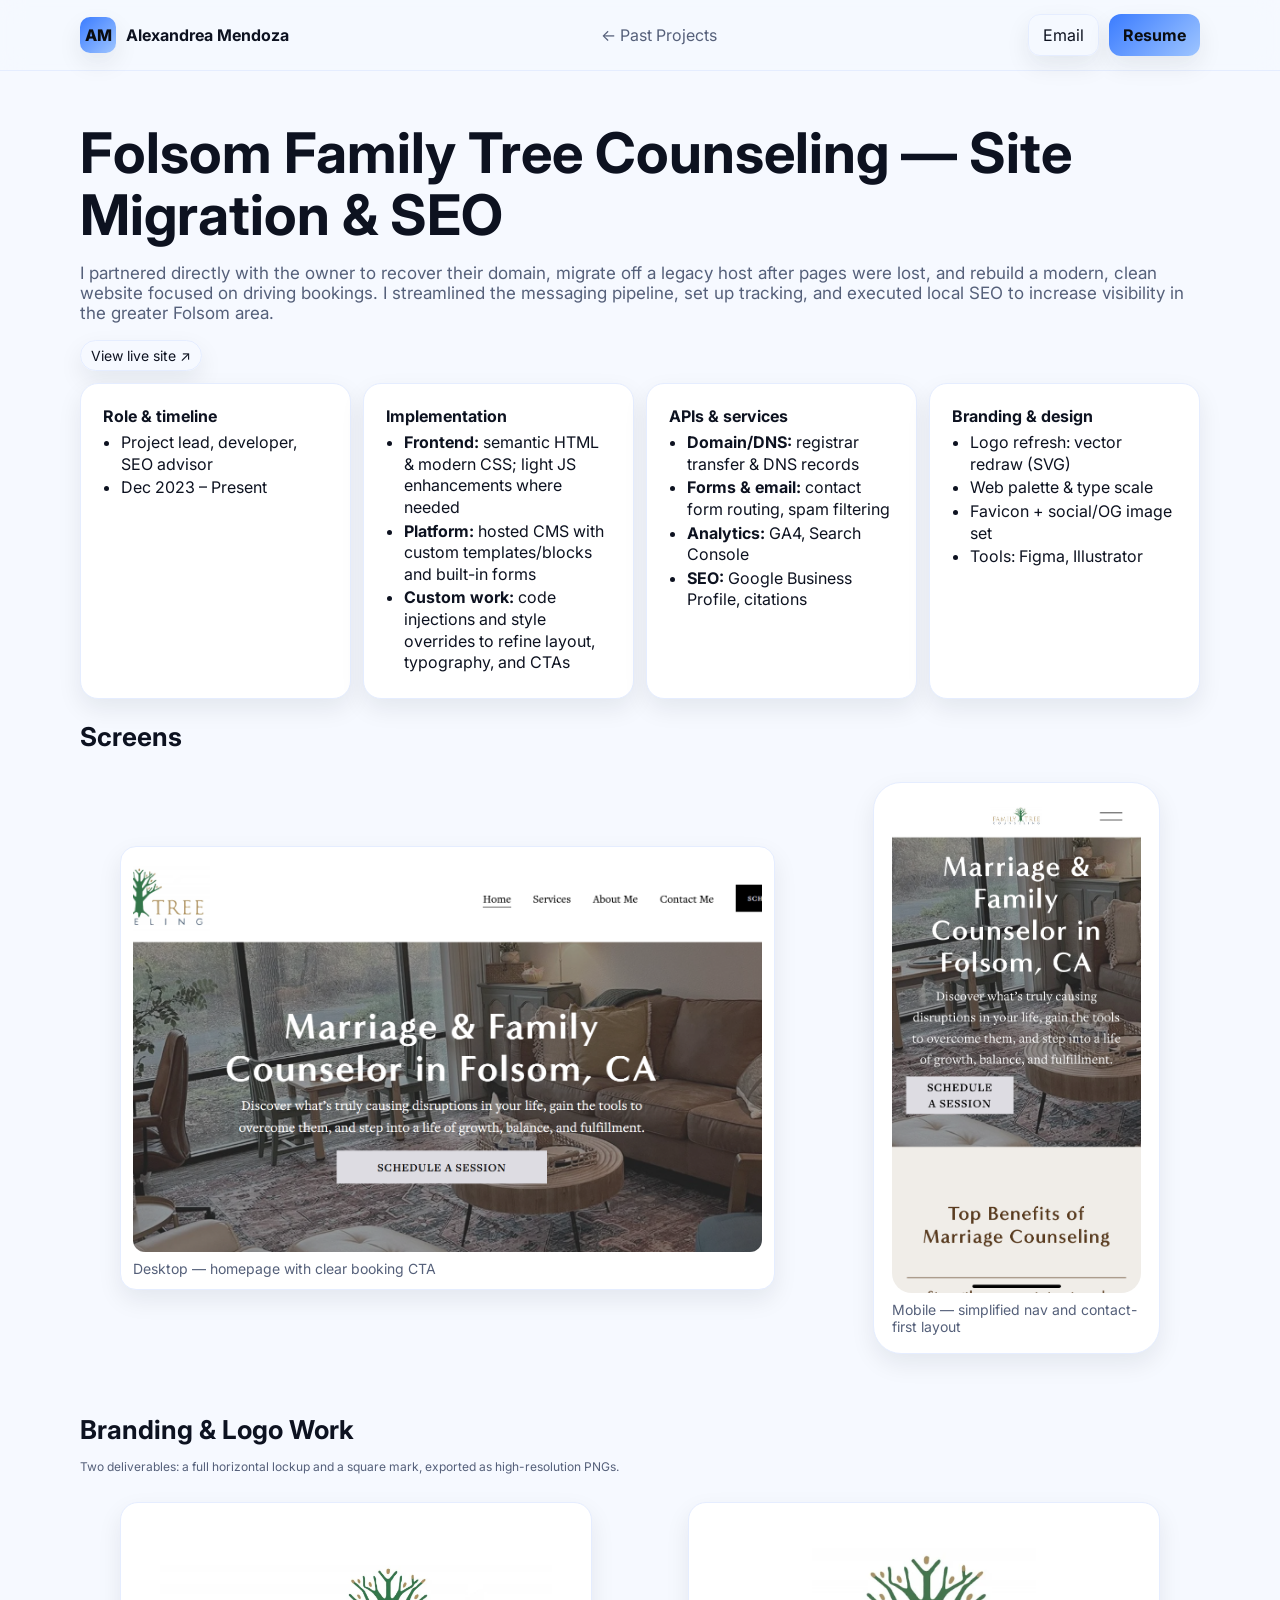
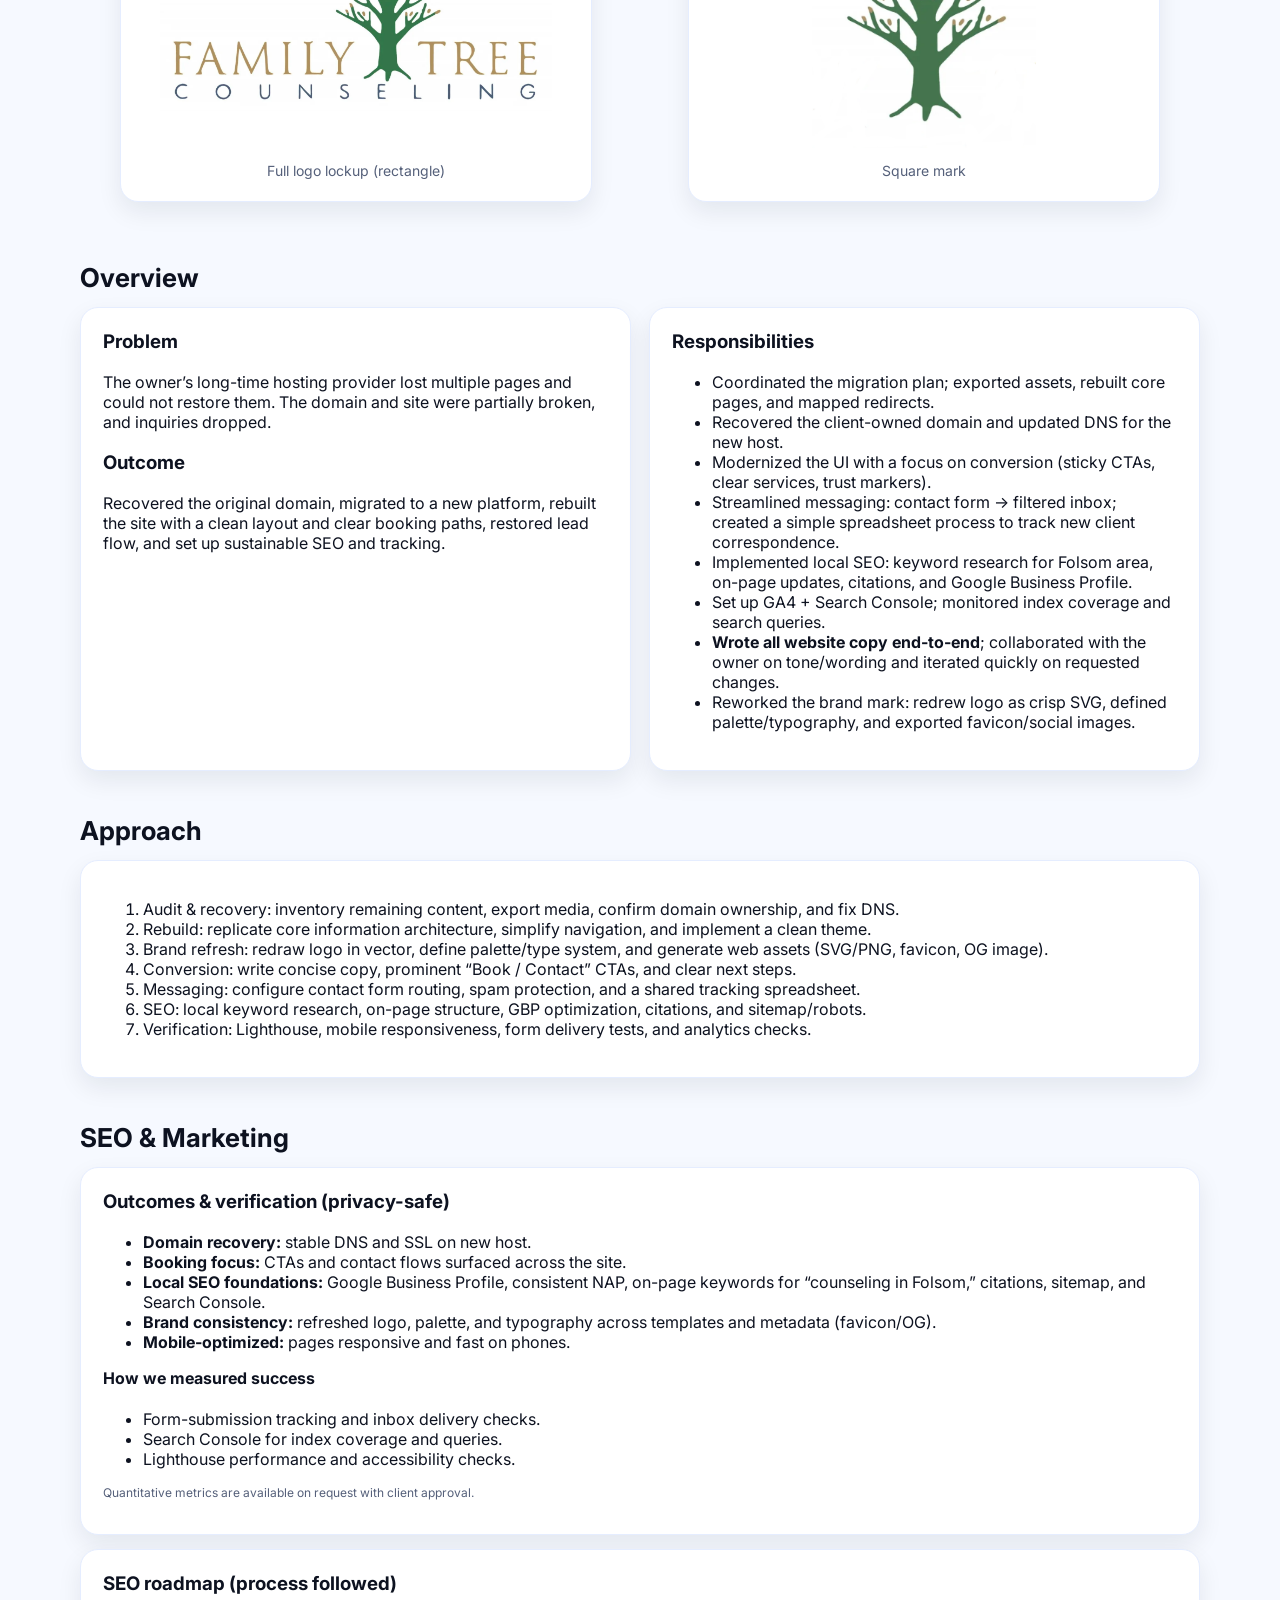
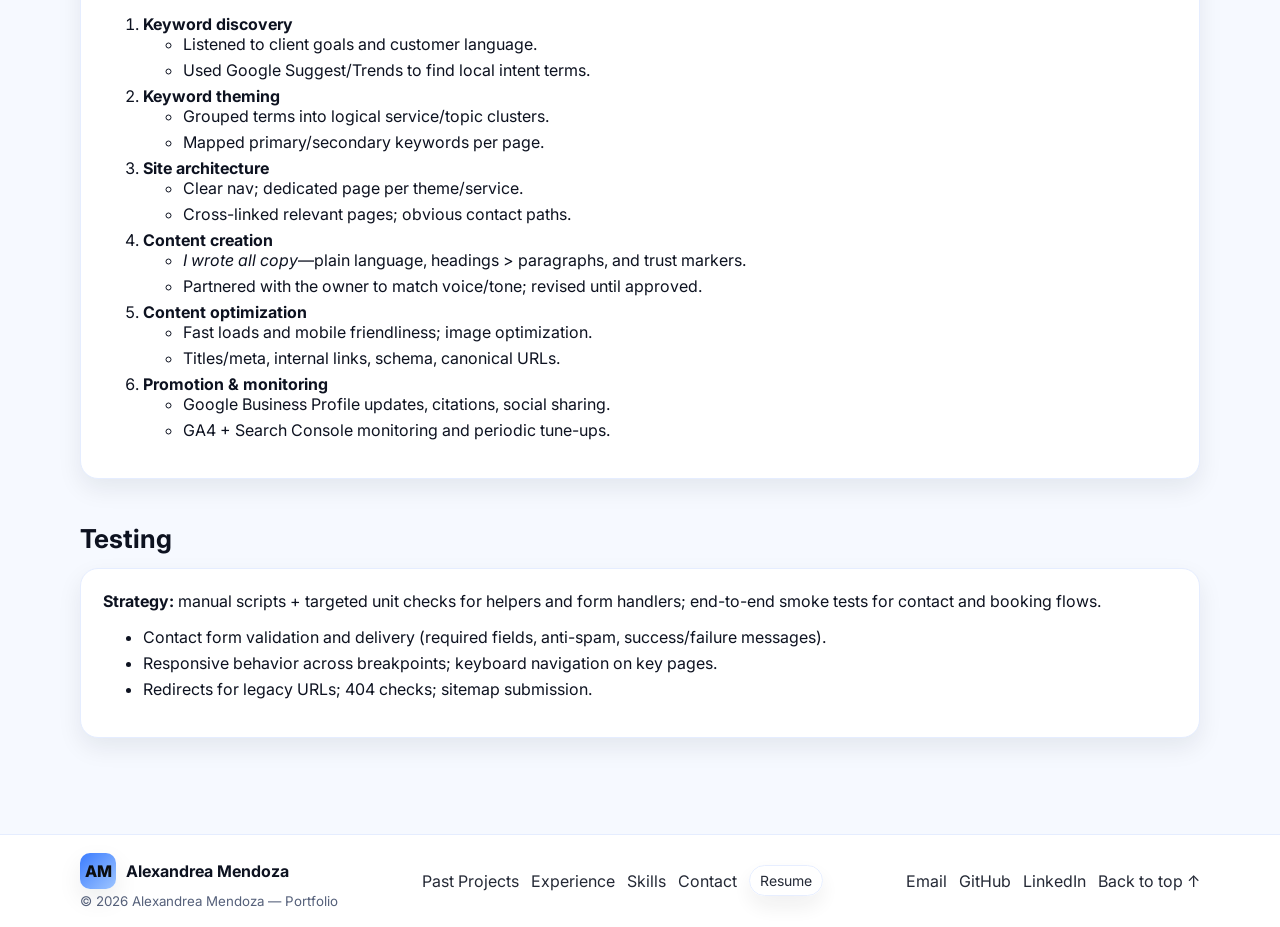
<file: project-fftc.html>
<!DOCTYPE html>
<html lang="en">
<head>
  <!-- Page: Folsom Family Tree Counseling — Case Study | Author: Alexandrea Mendoza -->
  <meta charset="utf-8" />
  <meta name="viewport" content="width=device-width, initial-scale=1" />
  <title>Folsom Family Tree Counseling — Case Study | Alexandrea Mendoza</title>
  <meta name="description" content="Case study: site migration, domain recovery, modern redesign, messaging, and SEO for a counseling practice in Folsom, CA." />
  <link rel="preconnect" href="https://fonts.googleapis.com" />
  <link rel="preconnect" href="https://fonts.gstatic.com" crossorigin />
  <link href="https://fonts.googleapis.com/css2?family=Inter:wght@300;400;500;600;700;800&display=swap" rel="stylesheet" />
  <link rel="stylesheet" href="style.css" />
</head>
<body id="top">
  <header class="site-header">
    <div class="container nav">
      <a class="brand" href="./index.html">
        <span class="logo" aria-hidden="true">AM</span>
        <span class="brand-text">Alexandrea Mendoza</span>
      </a>
      <nav aria-label="Breadcrumb">
        <a href="./index.html#past-projects">← Past Projects</a>
      </nav>
      <div class="cta">
        <a class="btn ghost" href="mailto:ammendo28@gmail.com">Email</a>
        <a class="btn primary" href="./Alexandrea-Mendoza-Resume.pdf" target="_blank" rel="noopener">Resume</a>
      </div>
    </div>
  </header>

  <main class="container" style="padding:42px 0 32px">
    <!-- HERO -->
    <section aria-labelledby="title">
      <h1 id="title">Folsom Family Tree Counseling — Site Migration &amp; SEO</h1>
      <p class="subtitle">
        I partnered directly with the owner to recover their domain, migrate off a legacy host after pages were lost,
        and rebuild a modern, clean website focused on driving bookings. I streamlined the messaging pipeline, set up
        tracking, and executed local SEO to increase visibility in the greater Folsom area.
      </p>

      <div class="inline-actions">
        <a class="btn ghost sm" href="https://www.familytreecounseling.net/" target="_blank" rel="noopener"
           aria-label="Open Folsom Family Tree Counseling website (opens in a new tab)">
          View live site ↗
        </a>
      </div>

      <div class="meta-grid">
        <!-- Role + Timeline -->
        <div class="card pad">
          <strong>Role &amp; timeline</strong>
          <ul class="meta-list">
            <li>Project lead, developer, SEO advisor</li>
            <li>Dec 2023 – Present</li>
          </ul>
        </div>

        <!-- Implementation -->
        <div class="card pad">
          <strong>Implementation</strong>
          <ul class="meta-list">
            <li><b>Frontend:</b> semantic HTML &amp; modern CSS; light JS enhancements where needed</li>
            <li><b>Platform:</b> hosted CMS with custom templates/blocks and built-in forms</li>
            <li><b>Custom work:</b> code injections and style overrides to refine layout, typography, and CTAs</li>
          </ul>
        </div>

        <!-- APIs & Services -->
        <div class="card pad">
          <strong>APIs &amp; services</strong>
          <ul class="meta-list">
            <li><b>Domain/DNS:</b> registrar transfer &amp; DNS records</li>
            <li><b>Forms &amp; email:</b> contact form routing, spam filtering</li>
            <li><b>Analytics:</b> GA4, Search Console</li>
            <li><b>SEO:</b> Google Business Profile, citations</li>
          </ul>
        </div>

        <!-- Branding & Design -->
        <div class="card pad">
          <strong>Branding &amp; design</strong>
          <ul class="meta-list">
            <li>Logo refresh: vector redraw (SVG)</li>
            <li>Web palette &amp; type scale</li>
            <li>Favicon + social/OG image set</li>
            <li>Tools: Figma, Illustrator</li>
          </ul>
        </div>
      </div>
    </section>

   <!-- SCREENS -->
  <section class="section" id="screens" aria-labelledby="screens-title">
    <h2 id="screens-title">Screens</h2>

    <div class="device-grid">
      <!-- Desktop -->
      <figure class="device desktop">
        <a href="https://www.familytreecounseling.net/" target="_blank" rel="noopener"
          aria-label="Open Folsom Family Tree Counseling website (desktop)">
          <span class="screen">
            <img
              src="assets/fftc-services.png"
              alt="FFTC — desktop homepage with hero and clear booking CTA"
              loading="lazy" decoding="async">
          </span>
        </a>
        <figcaption class="device-caption">Desktop — homepage with clear booking CTA</figcaption>
      </figure>

      <!-- Mobile -->
      <figure class="device phone">
        <a href="https://www.familytreecounseling.net/" target="_blank" rel="noopener"
          aria-label="Open Folsom Family Tree Counseling website (mobile)">
          <span class="screen">
            <img
              src="assets/fftc-mobile.jpg"
              alt="FFTC — mobile homepage with simplified nav and contact-first sections"
              loading="lazy" decoding="async">
          </span>
        </a>
        <figcaption class="device-caption">Mobile — simplified nav and contact-first layout</figcaption>
      </figure>
    </div>
  </section>

    <!-- BRANDING & LOGO WORK -->
    <section class="section" id="branding" aria-labelledby="branding-title">
      <h2 id="branding-title">Branding &amp; Logo Work</h2>
      <p class="note">Two deliverables: a full horizontal lockup and a square mark, exported as high-resolution PNGs.</p>

      <div class="logo-grid">
        <figure class="card pad logo-card">
          <img src="assets/fftc-logo1.png" alt="Folsom Family Tree Counseling full logo lockup (rectangle)">
          <figcaption>Full logo lockup (rectangle)</figcaption>
        </figure>

        <figure class="card pad logo-card">
          <img src="assets/fftc-logo2.png" alt="Folsom Family Tree Counseling square logo mark">
          <figcaption>Square mark</figcaption>
        </figure>
      </div>
    </section>

    <!-- OVERVIEW -->
    <section class="section" aria-labelledby="overview">
      <h2 id="overview">Overview</h2>
      <div class="grid-2">
        <div class="card pad">
          <h3 class="no-top">Problem</h3>
          <p>The owner’s long-time hosting provider lost multiple pages and could not restore them. The domain and site were partially broken, and inquiries dropped.</p>
          <h3>Outcome</h3>
          <p>Recovered the original domain, migrated to a new platform, rebuilt the site with a clean layout and clear booking paths, restored lead flow, and set up sustainable SEO and tracking.</p>
        </div>
        <div class="card pad">
          <h3 class="no-top">Responsibilities</h3>
          <ul>
            <li>Coordinated the migration plan; exported assets, rebuilt core pages, and mapped redirects.</li>
            <li>Recovered the client-owned domain and updated DNS for the new host.</li>
            <li>Modernized the UI with a focus on conversion (sticky CTAs, clear services, trust markers).</li>
            <li>Streamlined messaging: contact form → filtered inbox; created a simple spreadsheet process to track new client correspondence.</li>
            <li>Implemented local SEO: keyword research for Folsom area, on-page updates, citations, and Google Business Profile.</li>
            <li>Set up GA4 + Search Console; monitored index coverage and search queries.</li>
            <li><strong>Wrote all website copy end-to-end</strong>; collaborated with the owner on tone/wording and iterated quickly on requested changes.</li>
            <li>Reworked the brand mark: redrew logo as crisp SVG, defined palette/typography, and exported favicon/social images.</li>
          </ul>
        </div>
      </div>
    </section>

    <!-- APPROACH -->
    <section class="section" aria-labelledby="approach">
      <h2 id="approach">Approach</h2>
      <div class="card pad">
        <ol class="tight">
          <li>Audit &amp; recovery: inventory remaining content, export media, confirm domain ownership, and fix DNS.</li>
          <li>Rebuild: replicate core information architecture, simplify navigation, and implement a clean theme.</li>
          <li>Brand refresh: redraw logo in vector, define palette/type system, and generate web assets (SVG/PNG, favicon, OG image).</li>
          <li>Conversion: write concise copy, prominent “Book / Contact” CTAs, and clear next steps.</li>
          <li>Messaging: configure contact form routing, spam protection, and a shared tracking spreadsheet.</li>
          <li>SEO: local keyword research, on-page structure, GBP optimization, citations, and sitemap/robots.</li>
          <li>Verification: Lighthouse, mobile responsiveness, form delivery tests, and analytics checks.</li>
        </ol>
      </div>
    </section>

    <!-- SEO & MARKETING -->
    <section class="section" aria-labelledby="seo-title">
      <h2 id="seo-title">SEO &amp; Marketing</h2>

      <div class="card pad">
        <h3 class="no-top">Outcomes &amp; verification (privacy-safe)</h3>
        <ul>
          <li><strong>Domain recovery:</strong> stable DNS and SSL on new host.</li>
          <li><strong>Booking focus:</strong> CTAs and contact flows surfaced across the site.</li>
          <li><strong>Local SEO foundations:</strong> Google Business Profile, consistent NAP, on-page keywords for “counseling in Folsom,” citations, sitemap, and Search Console.</li>
          <li><strong>Brand consistency:</strong> refreshed logo, palette, and typography across templates and metadata (favicon/OG).</li>
          <li><strong>Mobile-optimized:</strong> pages responsive and fast on phones.</li>
        </ul>

        <h4 style="margin-top:12px">How we measured success</h4>
        <ul>
          <li>Form-submission tracking and inbox delivery checks.</li>
          <li>Search Console for index coverage and queries.</li>
          <li>Lighthouse performance and accessibility checks.</li>
        </ul>

        <p class="note">Quantitative metrics are available on request with client approval.</p>
      </div>

      <div class="card pad" style="margin-top:14px">
        <h3 class="no-top">SEO roadmap (process followed)</h3>
        <ol class="tight">
          <li>
            <strong>Keyword discovery</strong>
            <ul class="compact">
              <li>Listened to client goals and customer language.</li>
              <li>Used Google Suggest/Trends to find local intent terms.</li>
            </ul>
          </li>
          <li>
            <strong>Keyword theming</strong>
            <ul class="compact">
              <li>Grouped terms into logical service/topic clusters.</li>
              <li>Mapped primary/secondary keywords per page.</li>
            </ul>
          </li>
          <li>
            <strong>Site architecture</strong>
            <ul class="compact">
              <li>Clear nav; dedicated page per theme/service.</li>
              <li>Cross-linked relevant pages; obvious contact paths.</li>
            </ul>
          </li>
          <li>
            <strong>Content creation</strong>
            <ul class="compact">
              <li><em>I wrote all copy</em>—plain language, headings &gt; paragraphs, and trust markers.</li>
              <li>Partnered with the owner to match voice/tone; revised until approved.</li>
            </ul>
          </li>
          <li>
            <strong>Content optimization</strong>
            <ul class="compact">
              <li>Fast loads and mobile friendliness; image optimization.</li>
              <li>Titles/meta, internal links, schema, canonical URLs.</li>
            </ul>
          </li>
          <li>
            <strong>Promotion &amp; monitoring</strong>
            <ul class="compact">
              <li>Google Business Profile updates, citations, social sharing.</li>
              <li>GA4 + Search Console monitoring and periodic tune-ups.</li>
            </ul>
          </li>
        </ol>
      </div>
    </section>

    <!-- TESTING -->
    <section class="section" aria-labelledby="testing-title">
      <h2 id="testing-title">Testing</h2>
      <div class="card pad">
        <p class="no-top"><strong>Strategy:</strong> manual scripts + targeted unit checks for helpers and form handlers; end-to-end smoke tests for contact and booking flows.</p>
        <ul class="compact">
          <li>Contact form validation and delivery (required fields, anti-spam, success/failure messages).</li>
          <li>Responsive behavior across breakpoints; keyboard navigation on key pages.</li>
          <li>Redirects for legacy URLs; 404 checks; sitemap submission.</li>
        </ul>
      </div>
    </section>
  </main>

  <footer class="footer">
    <div class="container foot">
      <div class="foot-brand">
        <a class="brand" href="./index.html">
          <span class="logo" aria-hidden="true">AM</span>
          <span class="brand-text">Alexandrea Mendoza</span>
        </a>
        <small>© <span id="year"></span> Alexandrea Mendoza — Portfolio</small>
      </div>
      <nav class="foot-links" aria-label="Footer navigation">
        <a href="./index.html#past-projects">Past Projects</a>
        <a href="./index.html#experience">Experience</a>
        <a href="./index.html#skills">Skills</a>
        <a href="./index.html#contact">Contact</a>
        <a class="btn ghost sm" href="./Alexandrea-Mendoza-Resume.pdf" target="_blank" rel="noopener">Resume</a>
      </nav>
      <div class="foot-social" aria-label="Contact and social">
        <a href="mailto:ammendo28@gmail.com">Email</a>
        <a href="https://github.com/alexmendoza99" target="_blank" rel="noopener">GitHub</a>
        <a href="https://www.linkedin.com/in/ammendo28/" target="_blank" rel="noopener">LinkedIn</a>
        <a href="#top" class="back-to-top">Back to top ↑</a>
      </div>
    </div>
  </footer>

  <script>
    document.getElementById('year').textContent = new Date().getFullYear();
  </script>
</body>
</html>
</file>
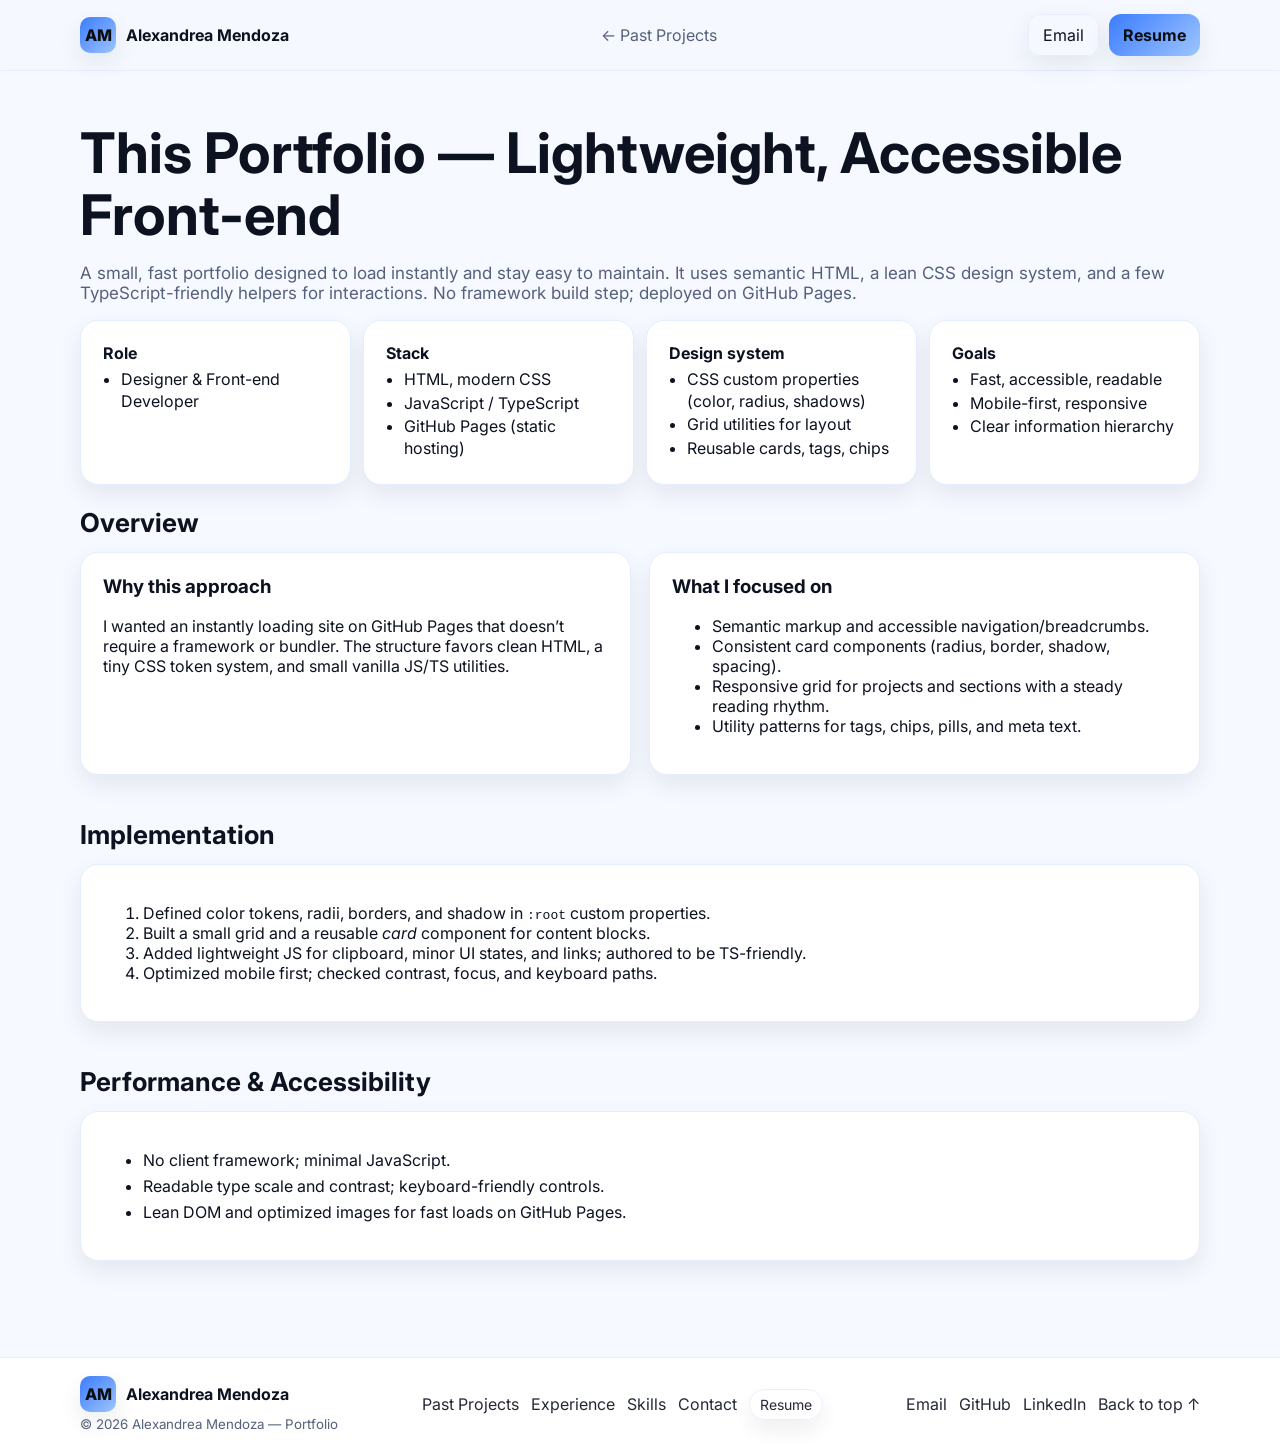
<file: project-portfolio.html>
<!DOCTYPE html>
<html lang="en">
<head>
  <!-- Page: This Portfolio — Case Study | Author: Alexandrea Mendoza -->
  <meta charset="utf-8" />
  <meta name="viewport" content="width=device-width, initial-scale=1" />
  <title>This Portfolio — Case Study | Alexandrea Mendoza</title>
  <meta name="description" content="Case study for this portfolio: lightweight front-end with semantic HTML, modern CSS, and small JS/TypeScript. Deployed to GitHub Pages." />
  <link rel="preconnect" href="https://fonts.googleapis.com" />
  <link rel="preconnect" href="https://fonts.gstatic.com" crossorigin />
  <link href="https://fonts.googleapis.com/css2?family=Inter:wght@300;400;500;600;700;800&display=swap" rel="stylesheet" />
  <link rel="stylesheet" href="style.css" />
</head>

<body id="top">
  <!-- ============== HEADER ============== -->
  <header class="site-header">
    <div class="container nav">
      <a class="brand" href="./index.html">
        <span class="logo" aria-hidden="true">AM</span>
        <span class="brand-text">Alexandrea Mendoza</span>
      </a>

      <nav aria-label="Breadcrumb">
        <a href="./index.html#past-projects">← Past Projects</a>
      </nav>

      <div class="cta">
        <a class="btn ghost" href="mailto:ammendo28@gmail.com" aria-label="Email Alexandrea">Email</a>
        <a class="btn primary" href="./Alexandrea-Mendoza-Resume.pdf" target="_blank" rel="noopener">Resume</a>
      </div>
    </div>
  </header>

  <!-- =============== MAIN =============== -->
  <main class="container" style="padding:42px 0 32px">
    <!-- HERO -->
    <section aria-labelledby="title">
      <h1 id="title">This Portfolio — Lightweight, Accessible Front-end</h1>
      <p class="subtitle">
        A small, fast portfolio designed to load instantly and stay easy to maintain. It uses semantic HTML, a lean CSS
        design system, and a few TypeScript-friendly helpers for interactions. No framework build step; deployed on GitHub Pages.
      </p>

      <!-- Meta summary -->
      <div class="meta-grid">
        <div class="card pad">
          <strong>Role</strong>
          <ul class="meta-list">
            <li>Designer &amp; Front-end Developer</li>
          </ul>
        </div>

        <div class="card pad">
          <strong>Stack</strong>
          <ul class="meta-list">
            <li>HTML, modern CSS</li>
            <li>JavaScript / TypeScript</li>
            <li>GitHub Pages (static hosting)</li>
          </ul>
        </div>

        <div class="card pad">
          <strong>Design system</strong>
          <ul class="meta-list">
            <li>CSS custom properties (color, radius, shadows)</li>
            <li>Grid utilities for layout</li>
            <li>Reusable cards, tags, chips</li>
          </ul>
        </div>

        <div class="card pad">
          <strong>Goals</strong>
          <ul class="meta-list">
            <li>Fast, accessible, readable</li>
            <li>Mobile-first, responsive</li>
            <li>Clear information hierarchy</li>
          </ul>
        </div>
      </div>
    </section>

    <!-- OVERVIEW -->
    <section class="section" aria-labelledby="overview">
      <h2 id="overview">Overview</h2>
      <div class="grid-2">
        <div class="card pad">
          <h3 class="no-top">Why this approach</h3>
          <p>
            I wanted an instantly loading site on GitHub Pages that doesn’t require a framework or bundler.
            The structure favors clean HTML, a tiny CSS token system, and small vanilla JS/TS utilities.
          </p>
        </div>

        <div class="card pad">
          <h3 class="no-top">What I focused on</h3>
          <ul>
            <li>Semantic markup and accessible navigation/breadcrumbs.</li>
            <li>Consistent card components (radius, border, shadow, spacing).</li>
            <li>Responsive grid for projects and sections with a steady reading rhythm.</li>
            <li>Utility patterns for tags, chips, pills, and meta text.</li>
          </ul>
        </div>
      </div>
    </section>

    <!-- IMPLEMENTATION -->
    <section class="section" aria-labelledby="implementation">
      <h2 id="implementation">Implementation</h2>
      <div class="card pad">
        <ol class="tight">
          <li>Defined color tokens, radii, borders, and shadow in <code>:root</code> custom properties.</li>
          <li>Built a small grid and a reusable <em>card</em> component for content blocks.</li>
          <li>Added lightweight JS for clipboard, minor UI states, and links; authored to be TS-friendly.</li>
          <li>Optimized mobile first; checked contrast, focus, and keyboard paths.</li>
        </ol>
      </div>
    </section>

    <!-- PERFORMANCE & ACCESSIBILITY -->
    <section class="section" aria-labelledby="quality">
      <h2 id="quality">Performance &amp; Accessibility</h2>
      <div class="card pad">
        <ul class="compact">
          <li>No client framework; minimal JavaScript.</li>
          <li>Readable type scale and contrast; keyboard-friendly controls.</li>
          <li>Lean DOM and optimized images for fast loads on GitHub Pages.</li>
        </ul>
      </div>
    </section>
  </main>

  <!-- ============== FOOTER ============== -->
  <footer class="footer">
    <div class="container foot">
      <div class="foot-brand">
        <a class="brand" href="./index.html">
          <span class="logo" aria-hidden="true">AM</span>
          <span class="brand-text">Alexandrea Mendoza</span>
        </a>
        <small>© <span id="year"></span> Alexandrea Mendoza — Portfolio</small>
      </div>

      <nav class="foot-links" aria-label="Footer navigation">
        <a href="./index.html#past-projects">Past Projects</a>
        <a href="./index.html#experience">Experience</a>
        <a href="./index.html#skills">Skills</a>
        <a href="./index.html#contact">Contact</a>
        <a class="btn ghost sm" href="./Alexandrea-Mendoza-Resume.pdf" target="_blank" rel="noopener">Resume</a>
      </nav>

      <div class="foot-social" aria-label="Contact and social">
        <a href="mailto:ammendo28@gmail.com">Email</a>
        <a href="https://github.com/alexmendoza99" target="_blank" rel="noopener">GitHub</a>
        <a href="https://www.linkedin.com/in/ammendo28/" target="_blank" rel="noopener">LinkedIn</a>
        <a href="#top" class="back-to-top">Back to top ↑</a>
      </div>
    </div>
  </footer>

  <!-- ============== SCRIPTS ============== -->
  <script>
    document.getElementById('year').textContent = new Date().getFullYear();
  </script>
</body>
</html>
</file>
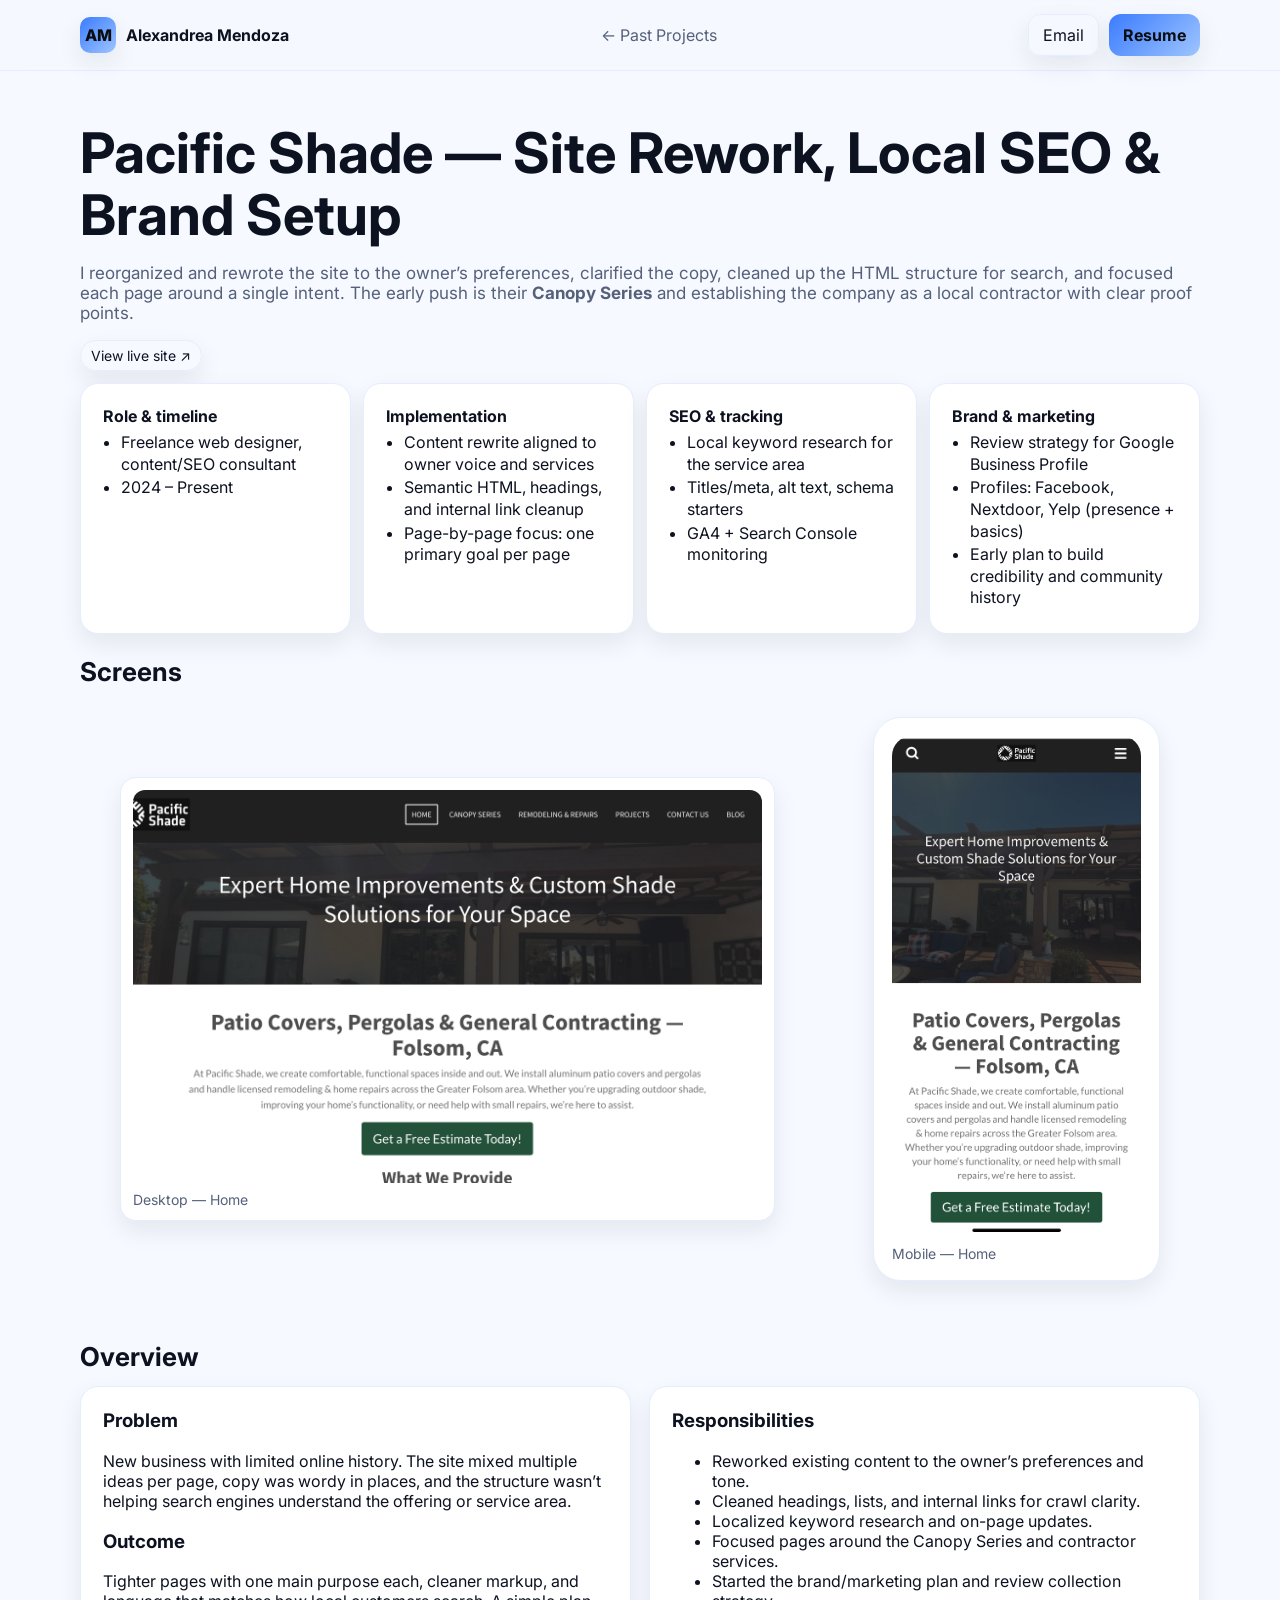
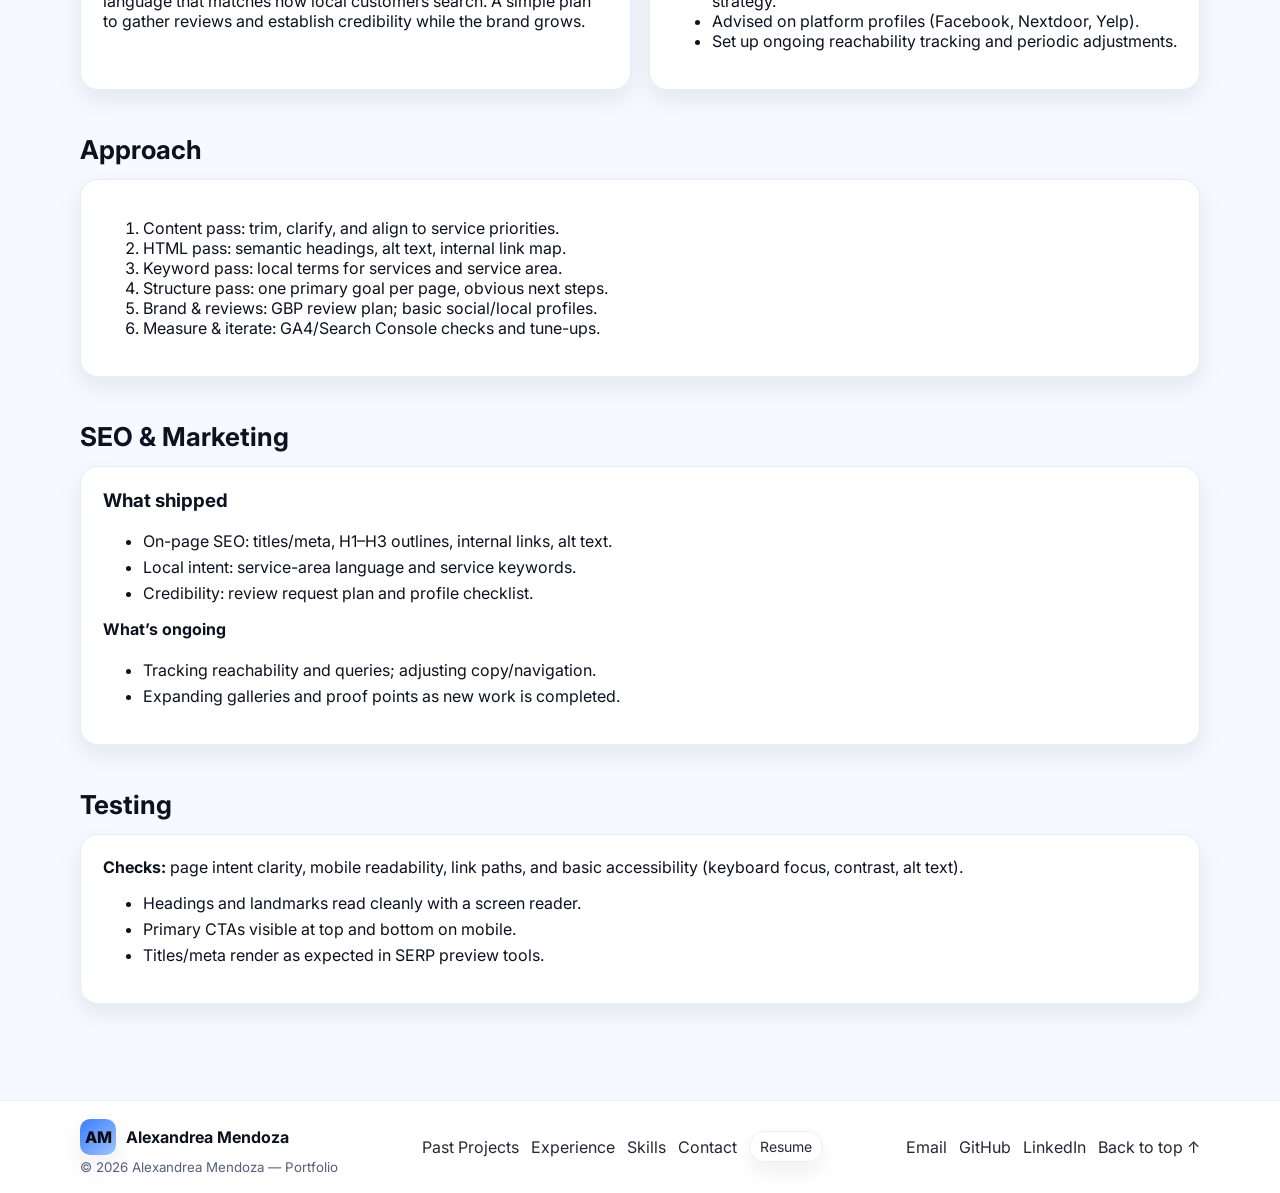
<file: project-pshade.html>
<!DOCTYPE html>
<html lang="en">
<head>
  <!-- Page: Pacific Shade — Case Study | Author: Alexandrea Mendoza -->
  <meta charset="utf-8" />
  <meta name="viewport" content="width=device-width, initial-scale=1" />
  <title>Pacific Shade — Site Rework, Local SEO & Brand Setup | Alexandrea Mendoza</title>
  <meta name="description" content="Case study: content and HTML cleanup, local keyword research, focused page structure, and brand/marketing setup for a new shade contractor. Includes review strategy and ongoing tracking." />
  <link rel="preconnect" href="https://fonts.googleapis.com" />
  <link rel="preconnect" href="https://fonts.gstatic.com" crossorigin />
  <link href="https://fonts.googleapis.com/css2?family=Inter:wght@300;400;500;600;700;800&display=swap" rel="stylesheet" />
  <link rel="stylesheet" href="style.css" />
</head>

<body id="top">
  <header class="site-header">
    <div class="container nav">
      <a class="brand" href="./index.html">
        <span class="logo" aria-hidden="true">AM</span>
        <span class="brand-text">Alexandrea Mendoza</span>
      </a>
      <nav aria-label="Breadcrumb">
        <a href="./index.html#past-projects">← Past Projects</a>
      </nav>
      <div class="cta">
        <a class="btn ghost" href="mailto:ammendo28@gmail.com">Email</a>
        <a class="btn primary" href="./Alexandrea-Mendoza-Resume.pdf" target="_blank" rel="noopener">Resume</a>
      </div>
    </div>
  </header>

  <main class="container" style="padding:42px 0 32px">
    <!-- HERO -->
    <section aria-labelledby="title">
      <h1 id="title">Pacific Shade — Site Rework, Local SEO &amp; Brand Setup</h1>
      <p class="subtitle">
        I reorganized and rewrote the site to the owner’s preferences, clarified the copy, cleaned up the HTML structure
        for search, and focused each page around a single intent. The early push is their <strong>Canopy Series</strong>
        and establishing the company as a local contractor with clear proof points.
      </p>

      <div class="inline-actions">
        <a class="btn ghost sm" href="https://www.calpacificshade.com/" target="_blank" rel="noopener noreferrer"
           aria-label="Open Pacific Shade website (opens in a new tab)">
          View live site ↗
        </a>
      </div>

      <div class="meta-grid">
        <div class="card pad">
          <strong>Role &amp; timeline</strong>
          <ul class="meta-list">
            <li>Freelance web designer, content/SEO consultant</li>
            <li>2024 – Present</li>
          </ul>
        </div>

        <div class="card pad">
          <strong>Implementation</strong>
          <ul class="meta-list">
            <li>Content rewrite aligned to owner voice and services</li>
            <li>Semantic HTML, headings, and internal link cleanup</li>
            <li>Page-by-page focus: one primary goal per page</li>
          </ul>
        </div>

        <div class="card pad">
          <strong>SEO &amp; tracking</strong>
          <ul class="meta-list">
            <li>Local keyword research for the service area</li>
            <li>Titles/meta, alt text, schema starters</li>
            <li>GA4 + Search Console monitoring</li>
          </ul>
        </div>

        <div class="card pad">
          <strong>Brand &amp; marketing</strong>
          <ul class="meta-list">
            <li>Review strategy for Google Business Profile</li>
            <li>Profiles: Facebook, Nextdoor, Yelp (presence + basics)</li>
            <li>Early plan to build credibility and community history</li>
          </ul>
        </div>
      </div>
    </section>

    <!-- SCREENS -->
    <section class="section" id="screens" aria-labelledby="screens-title">
      <h2 id="screens-title">Screens</h2>

      <div class="device-grid">
        <!-- Desktop view -->
        <figure class="device desktop">
          <a class="screen" href="https://www.calpacificshade.com/" target="_blank" rel="noopener noreferrer"
             aria-label="Open Pacific Shade website (desktop view, new tab)">
            <img src="assets/pshadehome.png"
                 alt="Pacific Shade — desktop homepage with canopy-first messaging and contractor proof points"
                 loading="lazy" decoding="async">
          </a>
          <figcaption class="device-caption">Desktop — Home</figcaption>
        </figure>

        <!-- Mobile view -->
        <figure class="device phone">
          <a href="https://www.calpacificshade.com/" target="_blank" rel="noopener noreferrer"
             aria-label="Open Pacific Shade website (mobile view, new tab)">
            <img src="assets/pshademobile.jpg"
                 alt="Pacific Shade — mobile homepage with clear CTAs and canopy callouts"
                 loading="lazy" decoding="async">
          </a>
          <figcaption class="device-caption">Mobile — Home</figcaption>
        </figure>
      </div>
    </section>

    <!-- OVERVIEW -->
    <section class="section" aria-labelledby="overview">
      <h2 id="overview">Overview</h2>
      <div class="grid-2">
        <div class="card pad">
          <h3 class="no-top">Problem</h3>
          <p>New business with limited online history. The site mixed multiple ideas per page, copy was wordy in places, and the structure wasn’t helping search engines understand the offering or service area.</p>
          <h3>Outcome</h3>
          <p>Tighter pages with one main purpose each, cleaner markup, and language that matches how local customers search. A simple plan to gather reviews and establish credibility while the brand grows.</p>
        </div>

        <div class="card pad">
          <h3 class="no-top">Responsibilities</h3>
          <ul>
            <li>Reworked existing content to the owner’s preferences and tone.</li>
            <li>Cleaned headings, lists, and internal links for crawl clarity.</li>
            <li>Localized keyword research and on-page updates.</li>
            <li>Focused pages around the Canopy Series and contractor services.</li>
            <li>Started the brand/marketing plan and review collection strategy.</li>
            <li>Advised on platform profiles (Facebook, Nextdoor, Yelp).</li>
            <li>Set up ongoing reachability tracking and periodic adjustments.</li>
          </ul>
        </div>
      </div>
    </section>

    <!-- APPROACH -->
    <section class="section" aria-labelledby="approach">
      <h2 id="approach">Approach</h2>
      <div class="card pad">
        <ol class="tight">
          <li>Content pass: trim, clarify, and align to service priorities.</li>
          <li>HTML pass: semantic headings, alt text, internal link map.</li>
          <li>Keyword pass: local terms for services and service area.</li>
          <li>Structure pass: one primary goal per page, obvious next steps.</li>
          <li>Brand & reviews: GBP review plan; basic social/local profiles.</li>
          <li>Measure & iterate: GA4/Search Console checks and tune-ups.</li>
        </ol>
      </div>
    </section>

    <!-- SEO & MARKETING -->
    <section class="section" aria-labelledby="seo-title">
      <h2 id="seo-title">SEO &amp; Marketing</h2>
      <div class="card pad">
        <h3 class="no-top">What shipped</h3>
        <ul class="compact">
          <li>On-page SEO: titles/meta, H1–H3 outlines, internal links, alt text.</li>
          <li>Local intent: service-area language and service keywords.</li>
          <li>Credibility: review request plan and profile checklist.</li>
        </ul>
        <h4 style="margin-top:12px">What’s ongoing</h4>
        <ul class="compact">
          <li>Tracking reachability and queries; adjusting copy/navigation.</li>
          <li>Expanding galleries and proof points as new work is completed.</li>
        </ul>
      </div>
    </section>

    <!-- TESTING -->
    <section class="section" aria-labelledby="testing-title">
      <h2 id="testing-title">Testing</h2>
      <div class="card pad">
        <p class="no-top"><strong>Checks:</strong> page intent clarity, mobile readability, link paths, and basic accessibility (keyboard focus, contrast, alt text).</p>
        <ul class="compact">
          <li>Headings and landmarks read cleanly with a screen reader.</li>
          <li>Primary CTAs visible at top and bottom on mobile.</li>
          <li>Titles/meta render as expected in SERP preview tools.</li>
        </ul>
      </div>
    </section>
  </main>

  <footer class="footer">
    <div class="container foot">
      <div class="foot-brand">
        <a class="brand" href="./index.html">
          <span class="logo" aria-hidden="true">AM</span>
          <span class="brand-text">Alexandrea Mendoza</span>
        </a>
        <small>© <span id="year"></span> Alexandrea Mendoza — Portfolio</small>
      </div>
      <nav class="foot-links" aria-label="Footer navigation">
        <a href="./index.html#past-projects">Past Projects</a>
        <a href="./index.html#experience">Experience</a>
        <a href="./index.html#skills">Skills</a>
        <a href="./index.html#contact">Contact</a>
        <a class="btn ghost sm" href="./Alexandrea-Mendoza-Resume.pdf" target="_blank" rel="noopener">Resume</a>
      </nav>
      <div class="foot-social" aria-label="Contact and social">
        <a href="mailto:ammendo28@gmail.com">Email</a>
        <a href="https://github.com/alexmendoza99" target="_blank" rel="noopener">GitHub</a>
        <a href="https://www.linkedin.com/in/ammendo28/" target="_blank" rel="noopener">LinkedIn</a>
        <a href="#top" class="back-to-top">Back to top ↑</a>
      </div>
    </div>
  </footer>

  <script>document.getElementById('year').textContent = new Date().getFullYear();</script>
</body>
</html>
</file>
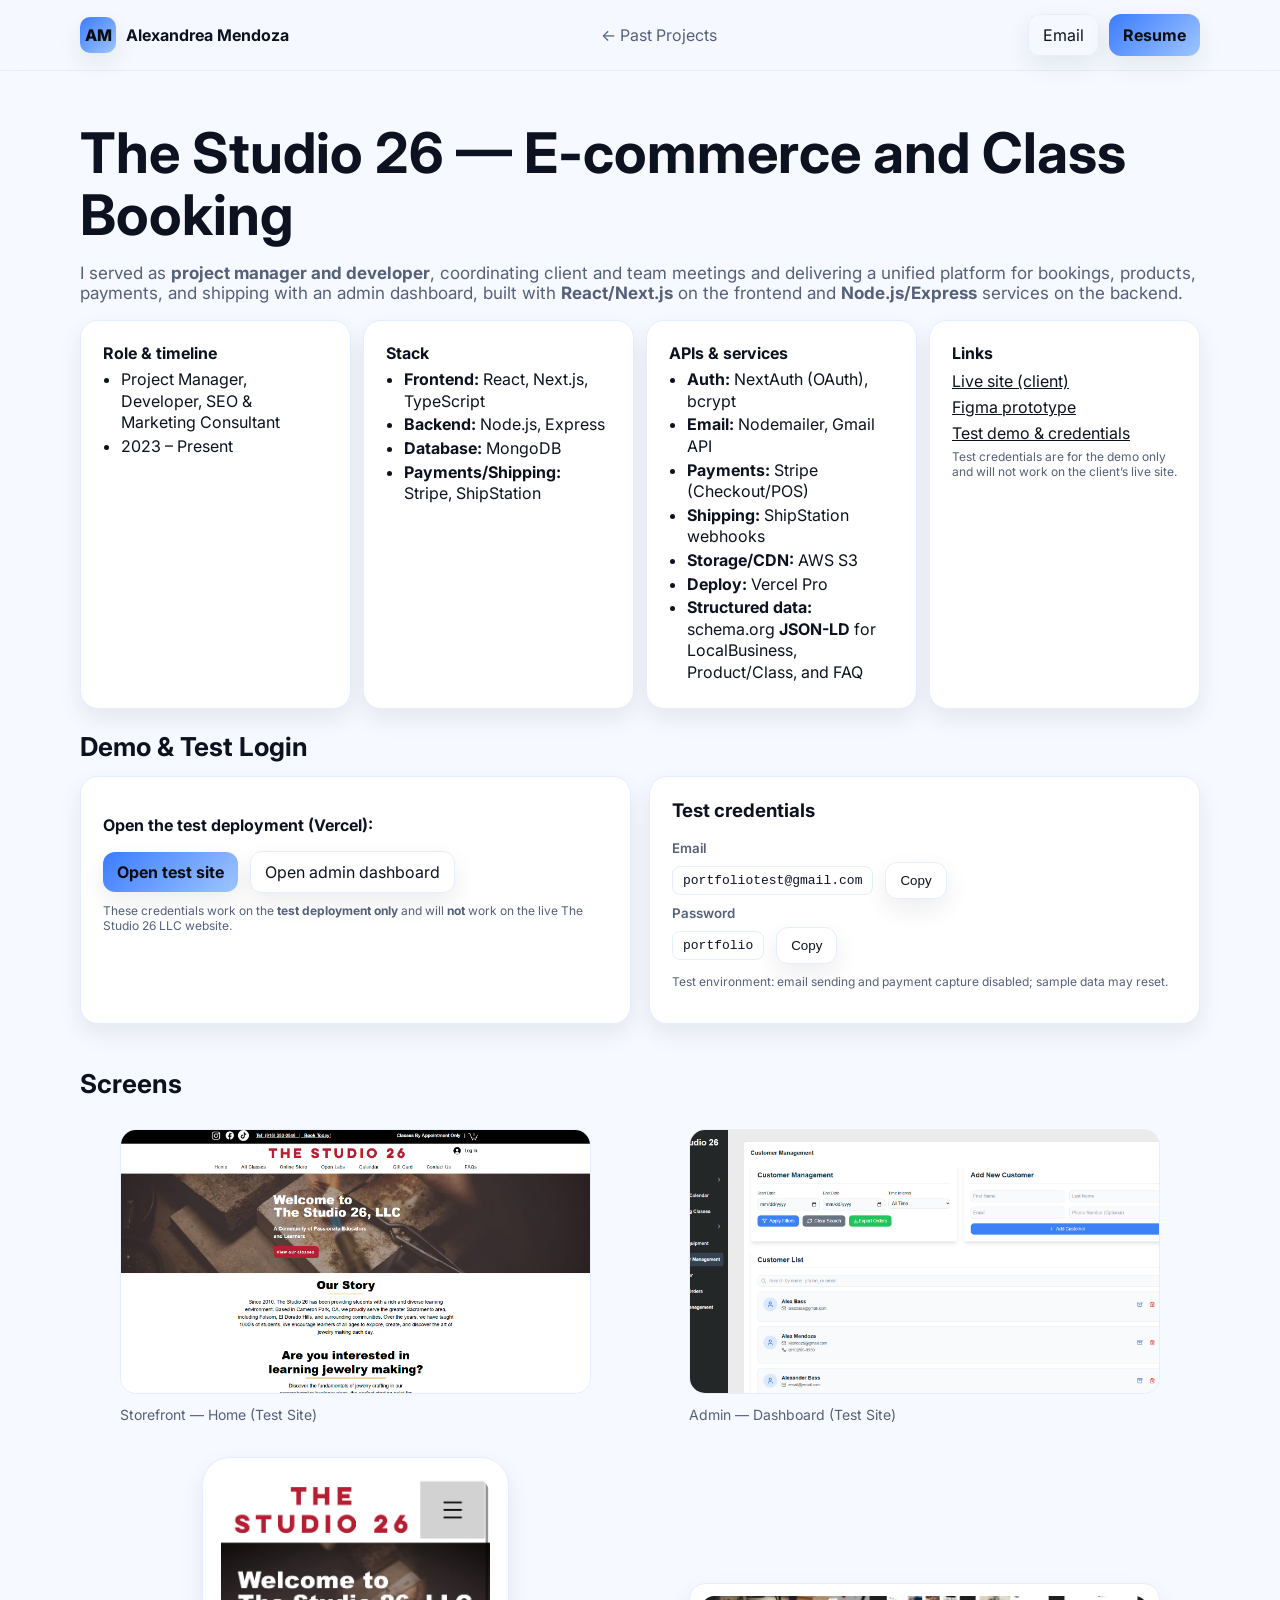
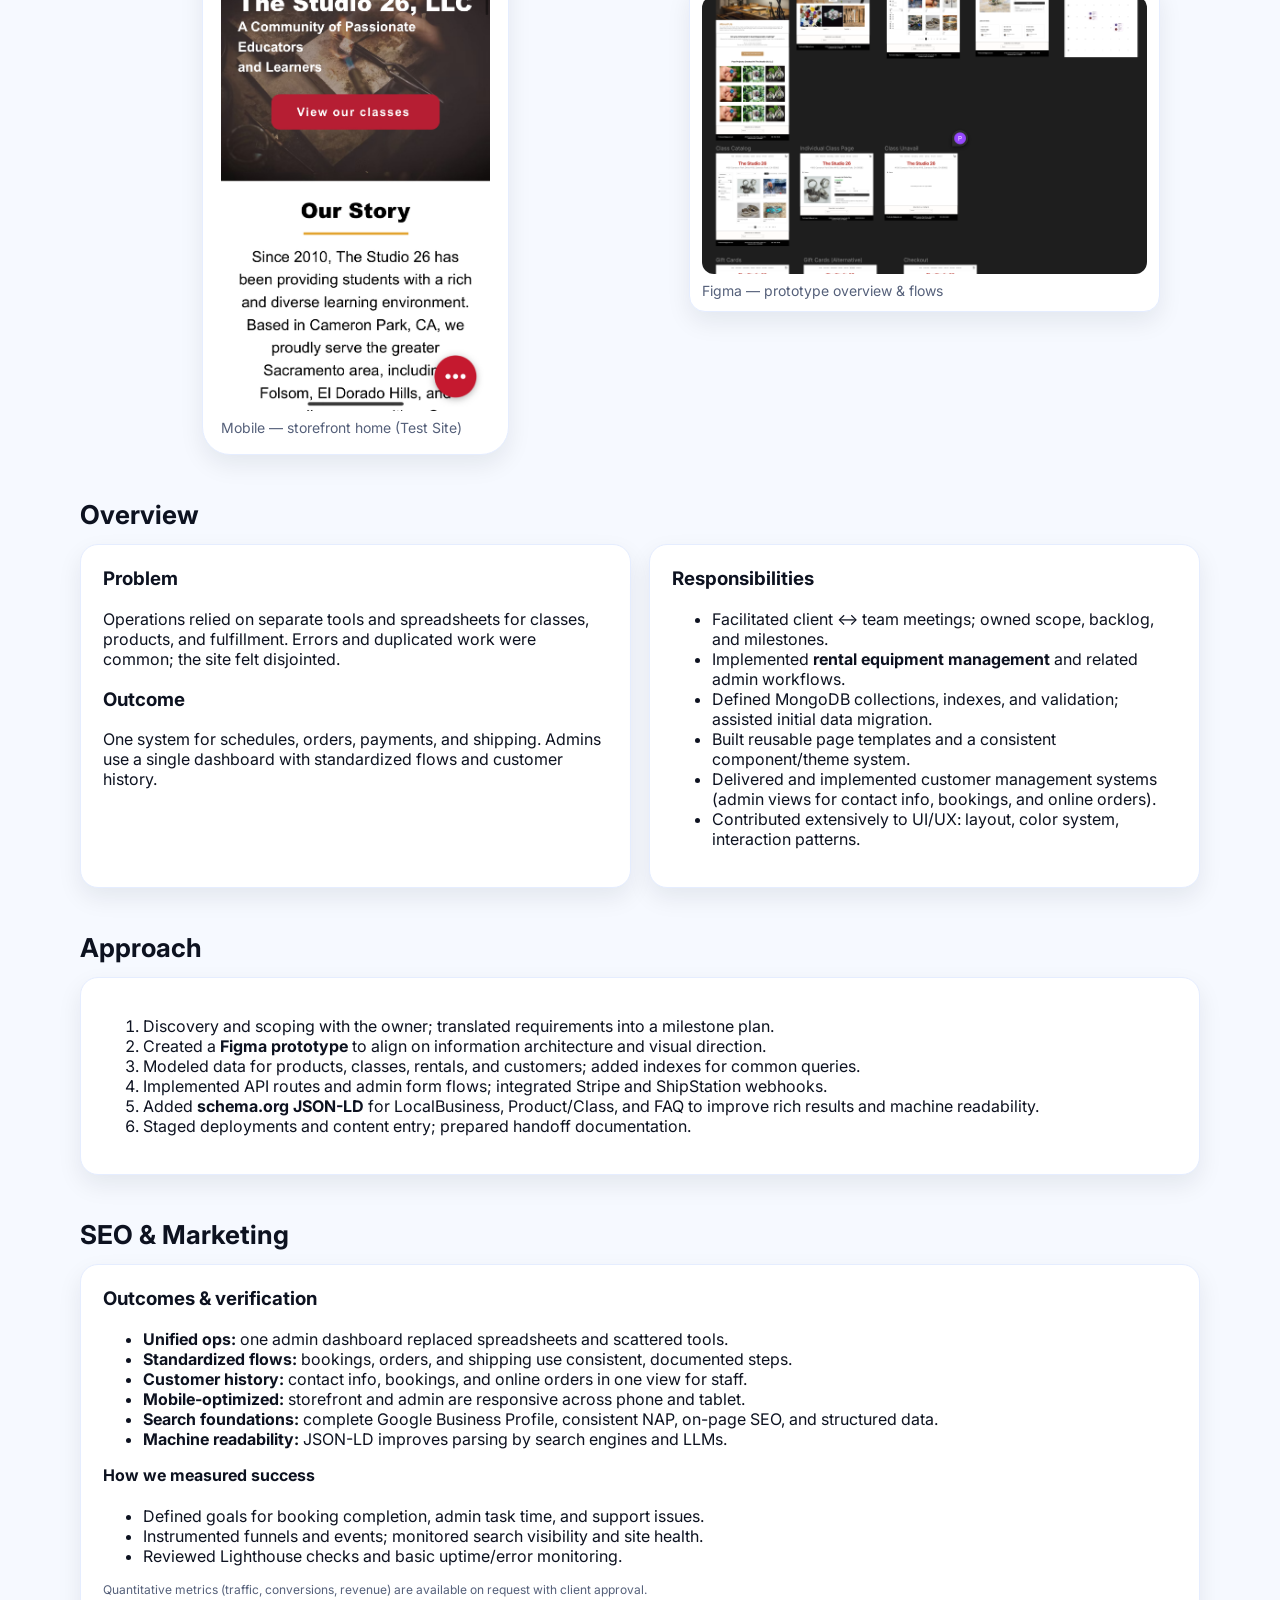
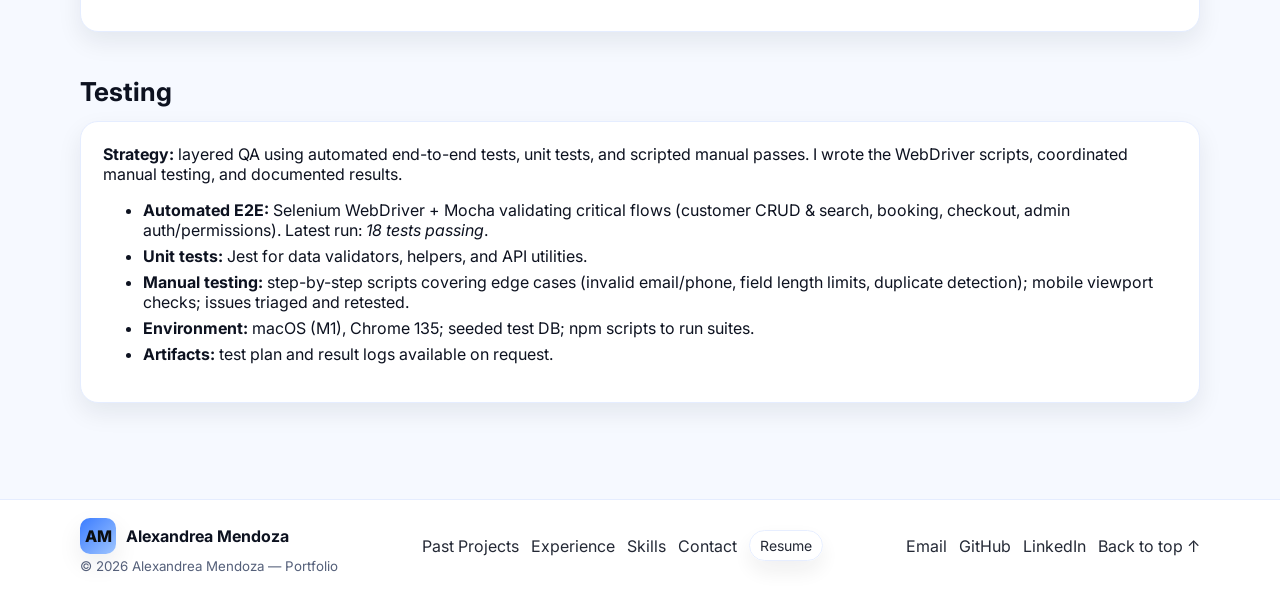
<file: project-studio26.html>
<!DOCTYPE html>
<html lang="en">
<head>
  <!-- Page: The Studio 26 — Case Study | Author: Alexandrea Mendoza -->
  <meta charset="utf-8" />
  <meta name="viewport" content="width=device-width, initial-scale=1" />
  <title>The Studio 26 — Case Study | Alexandrea Mendoza</title>
  <meta name="description" content="Case study for The Studio 26: unified platform for bookings, products, payments, and shipping with admin workflows and SEO." />

  <!-- Fonts & global stylesheet -->
  <link rel="preconnect" href="https://fonts.googleapis.com" />
  <link rel="preconnect" href="https://fonts.gstatic.com" crossorigin />
  <link href="https://fonts.googleapis.com/css2?family=Inter:wght@300;400;500;600;700;800&display=swap" rel="stylesheet" />
  <link rel="stylesheet" href="style.css" />
</head>

<body id="top">
  <!-- ===== HEADER ===== -->
  <header class="site-header">
    <div class="container nav">
      <a class="brand" href="./index.html" aria-label="Home">
        <span class="logo" aria-hidden="true">AM</span>
        <span class="brand-text">Alexandrea Mendoza</span>
      </a>

      <nav aria-label="Breadcrumb">
        <a href="./index.html#past-projects">← Past Projects</a>
      </nav>

      <div class="cta">
        <a class="btn ghost" href="mailto:ammendo28@gmail.com">Email</a>
        <a class="btn primary" href="./Alexandrea-Mendoza-Resume.pdf" target="_blank" rel="noopener">Resume</a>
      </div>
    </div>
  </header>

  <!-- ===== MAIN ===== -->
  <main class="container" style="padding:42px 0 32px">
    <!-- Hero -->
    <section aria-labelledby="title">
      <h1 id="title">The Studio 26 — E-commerce and Class Booking</h1>
      <p class="subtitle">
        I served as <strong>project manager and developer</strong>, coordinating client and team meetings and delivering a unified platform
        for bookings, products, payments, and shipping with an admin dashboard, built with <strong>React/Next.js</strong> on the frontend and
        <strong>Node.js/Express</strong> services on the backend.
      </p>

      <!-- Meta grid -->
      <div class="meta-grid">
        <!-- Role & Timeline -->
        <div class="card pad">
          <strong>Role &amp; timeline</strong>
          <ul class="meta-list">
            <li>Project Manager, Developer, SEO &amp; Marketing Consultant</li>
            <li>2023 – Present</li>
          </ul>
        </div>

        <!-- Stack -->
        <div class="card pad">
          <strong>Stack</strong>
          <ul class="meta-list">
            <li><b>Frontend:</b> React, Next.js, TypeScript</li>
            <li><b>Backend:</b> Node.js, Express</li>
            <li><b>Database:</b> MongoDB</li>
            <li><b>Payments/Shipping:</b> Stripe, ShipStation</li>
          </ul>
        </div>

        <!-- APIs & Services -->
        <div class="card pad">
          <strong>APIs &amp; services</strong>
          <ul class="meta-list">
            <li><b>Auth:</b> NextAuth (OAuth), bcrypt</li>
            <li><b>Email:</b> Nodemailer, Gmail API</li>
            <li><b>Payments:</b> Stripe (Checkout/POS)</li>
            <li><b>Shipping:</b> ShipStation webhooks</li>
            <li><b>Storage/CDN:</b> AWS S3</li>
            <li><b>Deploy:</b> Vercel Pro</li>
            <li><b>Structured data:</b> schema.org <b>JSON-LD</b> for LocalBusiness, Product/Class, and FAQ</li>
          </ul>
        </div>

        <!-- Links -->
        <div class="card pad">
          <strong>Links</strong>
          <ul class="mini-links">
            <li><a href="https://www.thestudio26.net/" target="_blank" rel="noopener">Live site (client)</a></li>
            <li><a href="https://www.figma.com/proto/AFFua0iypNJS6dsbxaB5Zr/The-Studio-26-Prototype?node-id=0-1&t=Gu25F4O717oOaL6P-1" target="_blank" rel="noopener">Figma prototype</a></li>
            <li><a href="#demo">Test demo &amp; credentials</a></li>
          </ul>
          <p class="note" style="margin-top:6px">
            Test credentials are for the demo only and will not work on the client’s live site.
          </p>
        </div>
      </div>
    </section>

    <!-- Demo -->
    <section class="section" id="demo" aria-labelledby="demo-title">
      <h2 id="demo-title">Demo &amp; Test Login</h2>
      <div class="grid-2">
        <!-- Demo links -->
        <div class="card pad">
          <p><strong>Open the test deployment (Vercel):</strong></p>
          <div class="row">
            <a class="btn primary" href="https://the-studio26-website-six.vercel.app/" target="_blank" rel="noopener">Open test site</a>
            <a class="btn" href="https://the-studio26-website-six.vercel.app/Login" target="_blank" rel="noopener">Open admin dashboard</a>
          </div>
          <p class="note" style="margin-top:10px">
            These credentials work on the <strong>test deployment only</strong> and will
            <strong>not</strong> work on the live The Studio 26 LLC website.
          </p>
        </div>

        <!-- Demo credentials -->
        <div class="card pad">
          <h3 class="no-top">Test credentials</h3>
          <div class="creds">
            <small>Email</small>
            <div class="row" style="margin:6px 0">
              <code id="demo-email">portfoliotest@gmail.com</code>
              <button class="btn" type="button" data-copy="#demo-email">Copy</button>
            </div>

            <small>Password</small>
            <div class="row" style="margin:6px 0">
              <code id="demo-pass">portfolio</code>
              <button class="btn" type="button" data-copy="#demo-pass">Copy</button>
            </div>
          </div>
          <p class="note">Test environment: email sending and payment capture disabled; sample data may reset.</p>
        </div>
      </div>
    </section>

    <!-- Screens -->
    <section class="section" aria-labelledby="shots">
      <h2 id="shots">Screens</h2>
      <div class="grid two-up">
        <figure class="shot">
          <a href="https://the-studio26-website-six.vercel.app/" target="_blank" rel="noopener">
            <img src="assets/thestudio26homepage.png" alt="Storefront home page with navigation, featured classes, and products" loading="lazy" decoding="async" />
          </a>
          <figcaption>Storefront — Home (Test Site)</figcaption>
        </figure>

        <figure class="shot">
          <a href="https://the-studio26-website-six.vercel.app/Login" target="_blank" rel="noopener">
            <img src="assets/thestudio26adminpage.png" alt="Admin dashboard overview with KPIs, recent orders, and quick actions" loading="lazy" decoding="async" />
          </a>
          <figcaption>Admin — Dashboard (Test Site)</figcaption>
        </figure>
      </div>
        <div class="grid two-up">
          <figure class="device phone sm" style="margin:18px auto 0; width: clamp(220px, 24vw, 320px);">
            <a href="https://the-studio26-website-six.vercel.app/" target="_blank" rel="noopener" aria-label="Open The Studio 26 test site (mobile)">
              <span class="screen">
                <img
                  src="assets/thestudio26mobile.jpg"
                  alt="The Studio 26 — mobile storefront home preview"
                  loading="lazy" decoding="async">
              </span>
            </a>
            <figcaption class="device-caption">Mobile — storefront home (Test Site)</figcaption>
          </figure>

          <figure class="device desktop">
            <a href="https://www.figma.com/proto/AFFua0iypNJS6dsbxaB5Zr/The-Studio-26-Prototype?node-id=0-1&amp;t=Gu25F4O717oOaL6P-1" target="_blank" rel="noopener" aria-label="Open The Studio 26 Figma prototype">
              <span class="screen">
                <img
                  src="assets/thestudio26figma.png"
                  alt="Figma prototype screen for The Studio 26"
                  loading="lazy" decoding="async">
              </span>
            </a>
            <figcaption class="device-caption">Figma — prototype overview &amp; flows</figcaption>
          </figure>
        </div>
    </section>
    
    <!-- Overview -->
    <section class="section" aria-labelledby="overview">
      <h2 id="overview">Overview</h2>
      <div class="grid-2">
        <div class="card pad">
          <h3 class="no-top">Problem</h3>
          <p>Operations relied on separate tools and spreadsheets for classes, products, and fulfillment. Errors and duplicated work were common; the site felt disjointed.</p>
          <h3>Outcome</h3>
          <p>One system for schedules, orders, payments, and shipping. Admins use a single dashboard with standardized flows and customer history.</p>
        </div>

        <div class="card pad">
          <h3 class="no-top">Responsibilities</h3>
          <ul>
            <li>Facilitated client ↔ team meetings; owned scope, backlog, and milestones.</li>
            <li>Implemented <strong>rental equipment management</strong> and related admin workflows.</li>
            <li>Defined MongoDB collections, indexes, and validation; assisted initial data migration.</li>
            <li>Built reusable page templates and a consistent component/theme system.</li>
            <li>Delivered and implemented customer management systems (admin views for contact info, bookings, and online orders).</li>
            <li>Contributed extensively to UI/UX: layout, color system, interaction patterns.</li>
          </ul>
        </div>
      </div>
    </section>

    <!-- Approach -->
    <section class="section" aria-labelledby="approach">
      <h2 id="approach">Approach</h2>
      <div class="card pad">
        <ol class="tight">
          <li>Discovery and scoping with the owner; translated requirements into a milestone plan.</li>
          <li>Created a <strong>Figma prototype</strong> to align on information architecture and visual direction.</li>
          <li>Modeled data for products, classes, rentals, and customers; added indexes for common queries.</li>
          <li>Implemented API routes and admin form flows; integrated Stripe and ShipStation webhooks.</li>
          <li>Added <strong>schema.org JSON-LD</strong> for LocalBusiness, Product/Class, and FAQ to improve rich results and machine readability.</li>
          <li>Staged deployments and content entry; prepared handoff documentation.</li>
        </ol>
      </div>
    </section>

    <!-- SEO & Marketing -->
    <section class="section" id="seo" aria-labelledby="seo-title">
      <h2 id="seo-title">SEO &amp; Marketing</h2>
      <div class="card pad">
        <h3 class="no-top">Outcomes &amp; verification</h3>
        <ul>
          <li><strong>Unified ops:</strong> one admin dashboard replaced spreadsheets and scattered tools.</li>
          <li><strong>Standardized flows:</strong> bookings, orders, and shipping use consistent, documented steps.</li>
          <li><strong>Customer history:</strong> contact info, bookings, and online orders in one view for staff.</li>
          <li><strong>Mobile-optimized:</strong> storefront and admin are responsive across phone and tablet.</li>
          <li><strong>Search foundations:</strong> complete Google Business Profile, consistent NAP, on-page SEO, and structured data.</li>
          <li><strong>Machine readability:</strong> JSON-LD improves parsing by search engines and LLMs.</li>
        </ul>

        <h4 style="margin-top:10px">How we measured success</h4>
        <ul>
          <li>Defined goals for booking completion, admin task time, and support issues.</li>
          <li>Instrumented funnels and events; monitored search visibility and site health.</li>
          <li>Reviewed Lighthouse checks and basic uptime/error monitoring.</li>
        </ul>

        <p class="note">Quantitative metrics (traffic, conversions, revenue) are available on request with client approval.</p>
      </div>
    </section>

    <!-- Testing -->
    <section class="section" id="testing" aria-labelledby="testing-title">
      <h2 id="testing-title">Testing</h2>
      <div class="card pad">
        <p class="no-top"><strong>Strategy:</strong> layered QA using automated end-to-end tests, unit tests, and scripted manual passes. I wrote the WebDriver scripts, coordinated manual testing, and documented results.</p>
        <ul class="compact">
          <li><strong>Automated E2E:</strong> Selenium WebDriver + Mocha validating critical flows (customer CRUD &amp; search, booking, checkout, admin auth/permissions). Latest run: <em>18 tests passing</em>.</li>
          <li><strong>Unit tests:</strong> Jest for data validators, helpers, and API utilities.</li>
          <li><strong>Manual testing:</strong> step-by-step scripts covering edge cases (invalid email/phone, field length limits, duplicate detection); mobile viewport checks; issues triaged and retested.</li>
          <li><strong>Environment:</strong> macOS (M1), Chrome 135; seeded test DB; npm scripts to run suites.</li>
          <li><strong>Artifacts:</strong> test plan and result logs available on request.</li>
        </ul>
      </div>
    </section>
  </main>

  <!-- ===== FOOTER ===== -->
  <footer class="footer">
    <div class="container foot">
      <div class="foot-brand">
        <a class="brand" href="./index.html">
          <span class="logo" aria-hidden="true">AM</span>
          <span class="brand-text">Alexandrea Mendoza</span>
        </a>
        <small>© <span id="year"></span> Alexandrea Mendoza — Portfolio</small>
      </div>

      <nav class="foot-links" aria-label="Footer navigation">
        <a href="./index.html#past-projects">Past Projects</a>
        <a href="./index.html#experience">Experience</a>
        <a href="./index.html#skills">Skills</a>
        <a href="./index.html#contact">Contact</a>
        <a class="btn ghost sm" href="./Alexandrea-Mendoza-Resume.pdf" target="_blank" rel="noopener">Resume</a>
      </nav>

      <div class="foot-social" aria-label="Contact and social">
        <a href="mailto:ammendo28@gmail.com">Email</a>
        <a href="https://github.com/alexmendoza99" target="_blank" rel="noopener">GitHub</a>
        <a href="https://www.linkedin.com/in/ammendo28/" target="_blank" rel="noopener">LinkedIn</a>
        <a href="#top" class="back-to-top">Back to top ↑</a>
      </div>
    </div>
  </footer>

  <!-- ===== SCRIPTS ===== -->
  <script>
    // Footer year
    document.getElementById('year').textContent = new Date().getFullYear();

    // Copy-to-clipboard for demo credentials
    document.querySelectorAll('[data-copy]').forEach(btn => {
      btn.addEventListener('click', () => {
        const sel = btn.getAttribute('data-copy');
        const el = document.querySelector(sel);
        if (!el) return;
        navigator.clipboard.writeText(el.textContent.trim()).then(() => {
          btn.textContent = 'Copied';
          setTimeout(() => (btn.textContent = 'Copy'), 1200);
        });
      });
    });
  </script>
</body>
</html>
</file>
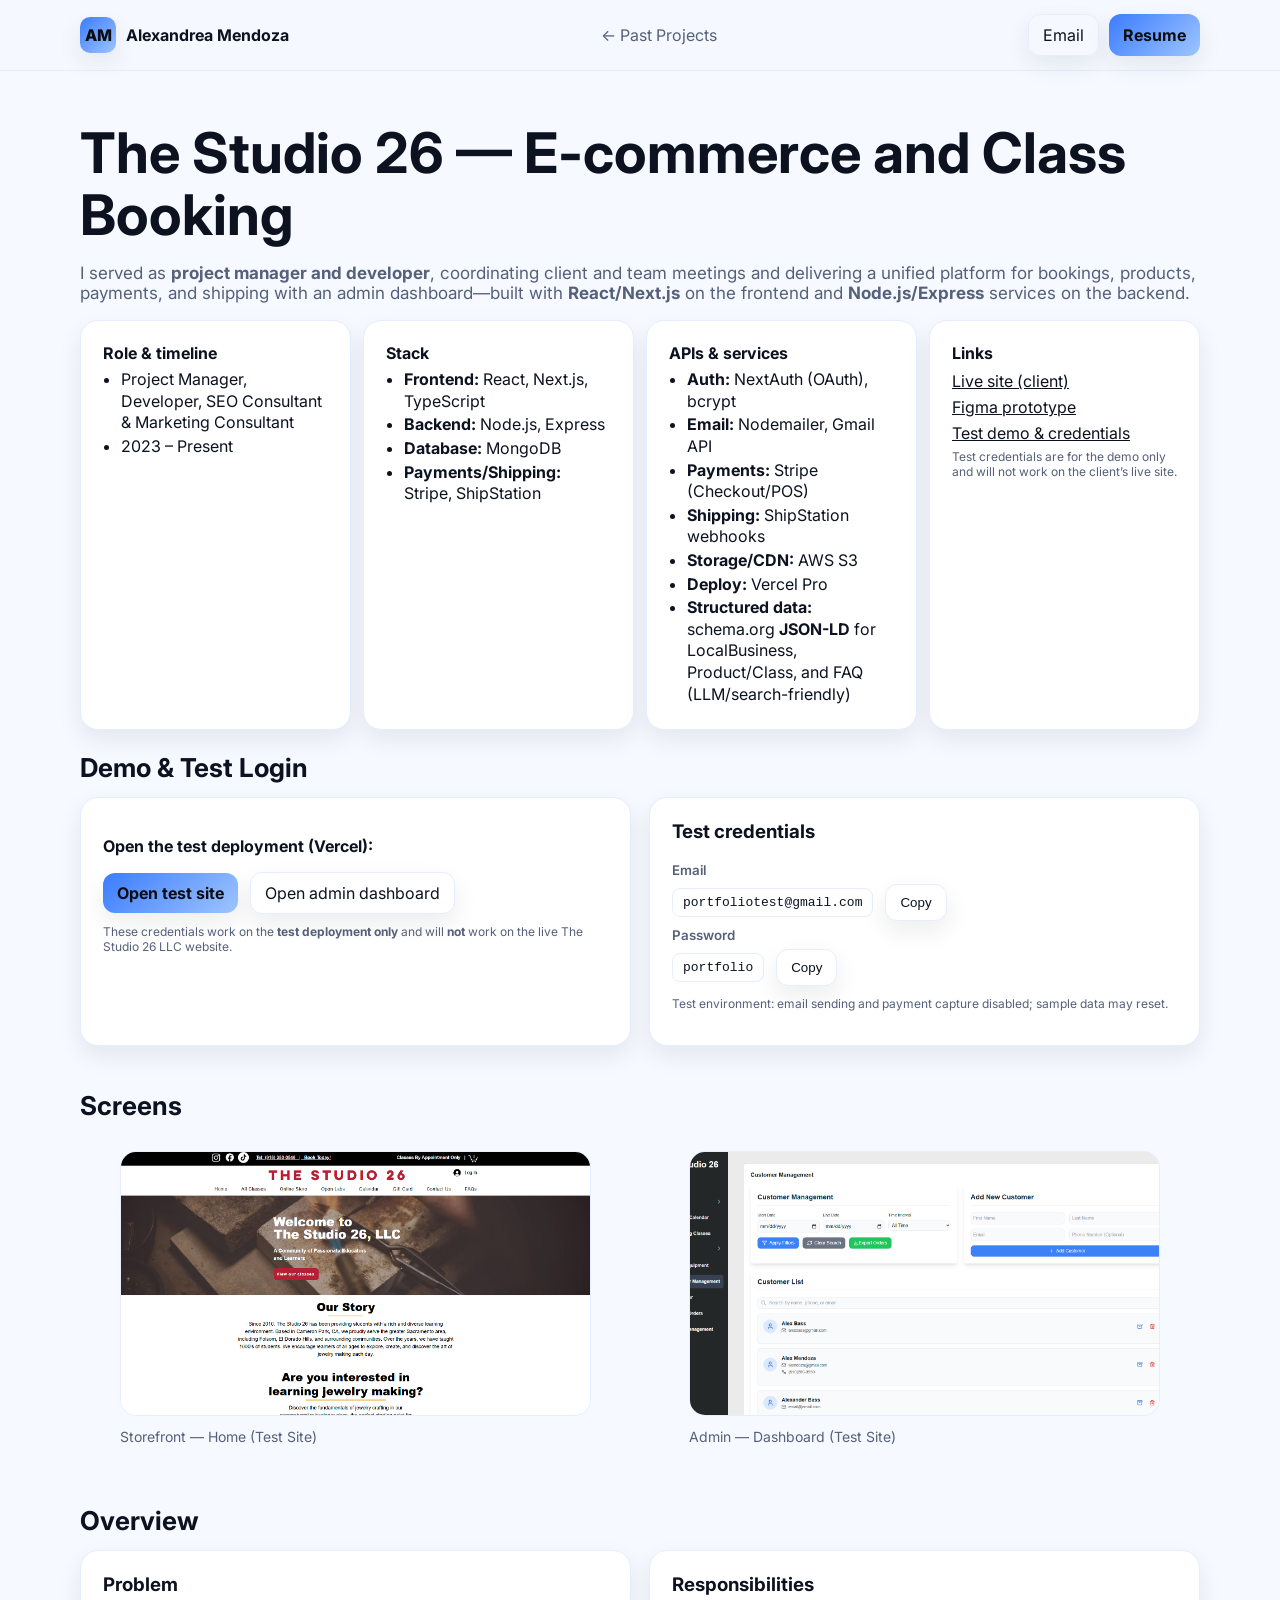
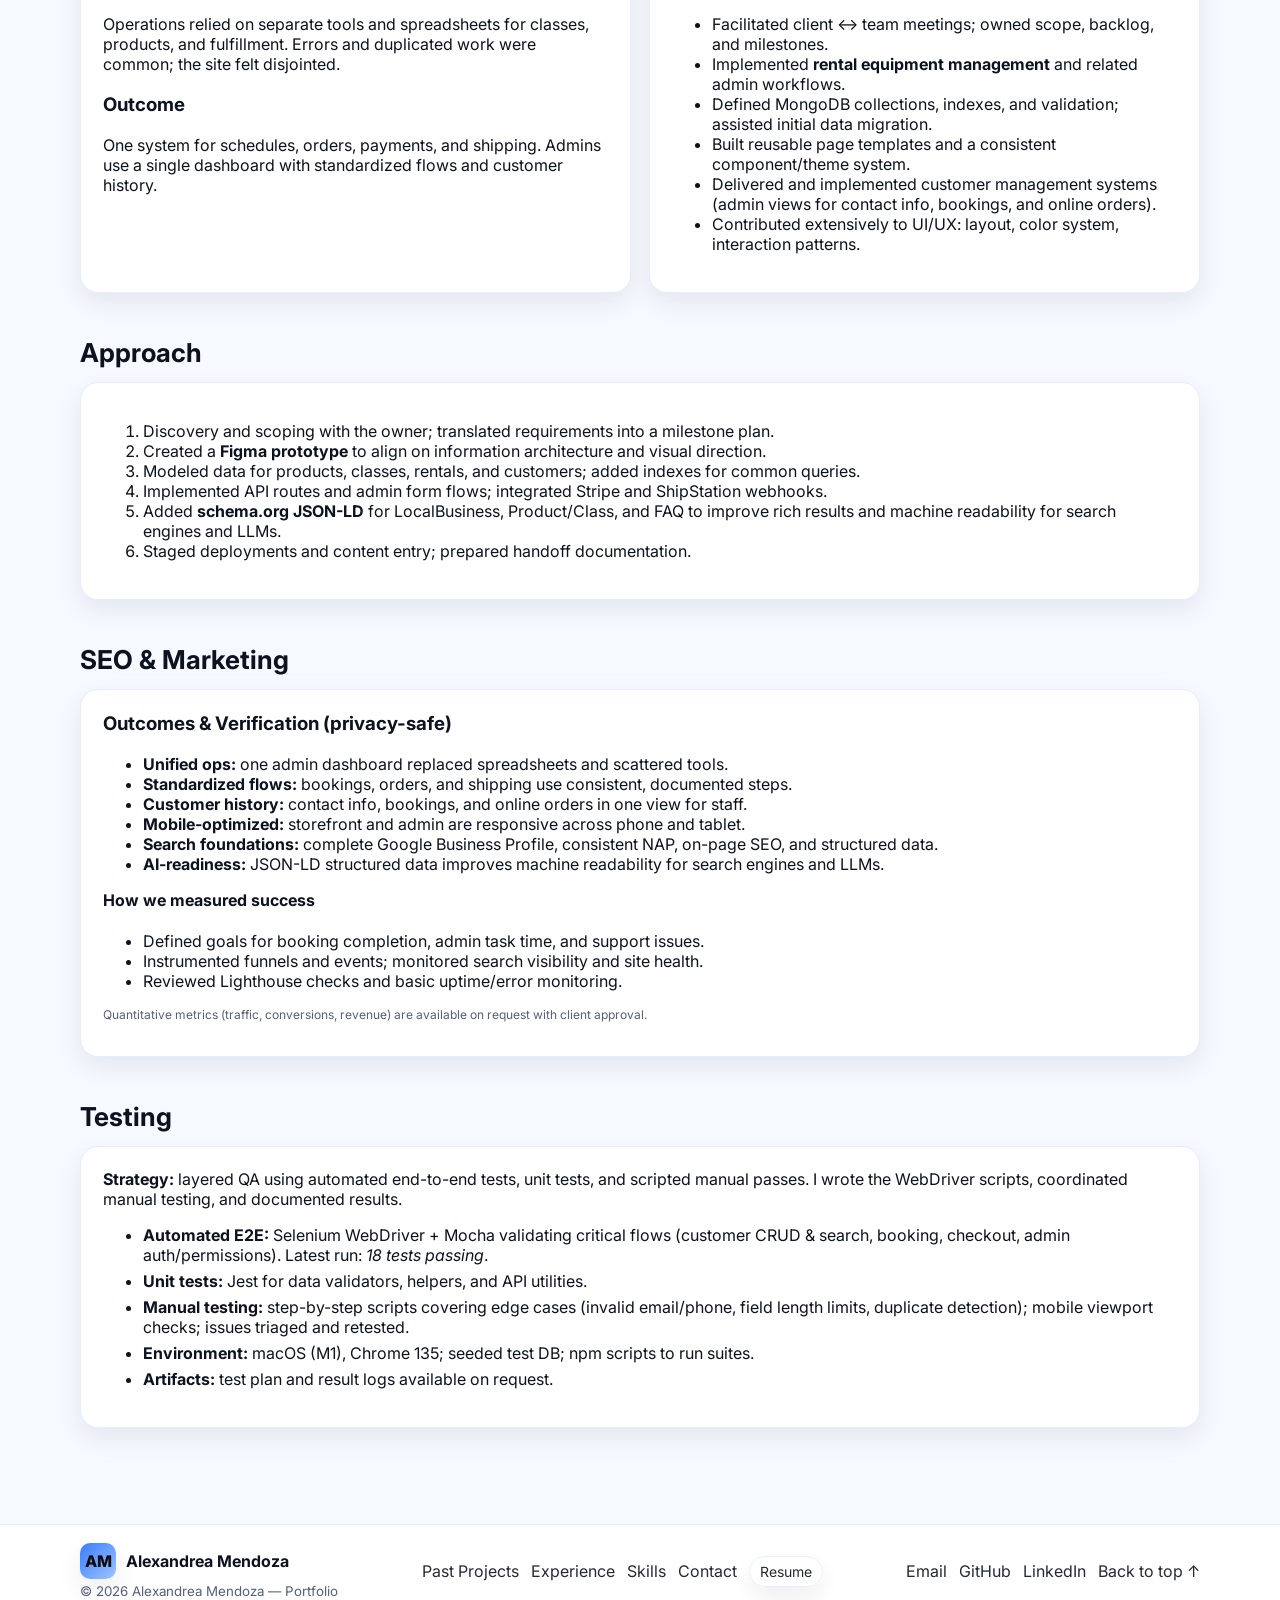
<file: Project-studio26.html>
<!DOCTYPE html>
<html lang="en">
<head>
  <!--
    Page: The Studio 26 — Case Study
    Author: Alexandrea Mendoza
    Purpose: Showcase role, stack, APIs, demo credentials, screens, approach, SEO work, and testing.
  -->
  <meta charset="utf-8" />
  <meta name="viewport" content="width=device-width, initial-scale=1" />
  <title> The Studio 26 — Case Study | Alexandrea Mendoza</title>
  <meta name="description" content="Case study for The Studio 26: unified platform for bookings, products, payments, and shipping with admin workflows and SEO.">

  <!-- Fonts & global stylesheet -->
  <link rel="preconnect" href="https://fonts.googleapis.com">
  <link rel="preconnect" href="https://fonts.gstatic.com" crossorigin>
  <link href="https://fonts.googleapis.com/css2?family=Inter:wght@300;400;500;600;700;800&display=swap" rel="stylesheet">
  <link rel="stylesheet" href="style.css" />
</head>

<body id="top">
  <!-- ======================= HEADER ======================= -->
  <header class="site-header">
    <div class="container nav">
      <a class="brand" href="./index.html">
        <span class="logo" aria-hidden="true">AM</span>
        <span class="brand-text">Alexandrea Mendoza</span>
      </a>

      <!-- Simple breadcrumb back to main page -->
      <nav aria-label="Breadcrumb">
        <a href="./index.html#past-projects">← Past Projects</a>
      </nav>

      <!-- Header CTAs -->
      <div class="cta">
        <a class="btn ghost" href="mailto:ammendo28@gmail.com">Email</a>
        <a class="btn primary" href="./Alexandrea-Mendoza-Resume.pdf" target="_blank" rel="noopener">Resume</a>
      </div>
    </div>
  </header>

  <!-- ========================= MAIN ======================== -->
  <main class="container" style="padding:42px 0 32px">

    <!-- ===== HERO: title, intro, and meta cards ===== -->
    <section aria-labelledby="title">
      <h1 id="title">The Studio 26 — E-commerce and Class Booking</h1>
      <p class="subtitle">
        I served as <strong>project manager and developer</strong>, coordinating client and team meetings and delivering a unified platform
        for bookings, products, payments, and shipping with an admin dashboard—built with <strong>React/Next.js</strong> on the frontend and
        <strong>Node.js/Express</strong> services on the backend.
      </p>

      <!-- Meta grid: four small summary cards -->
      <div class="meta-grid">
        <!-- Card: Role & Timeline -->
        <div class="card pad">
          <strong>Role &amp; timeline</strong>
          <ul class="meta-list">
            <li>Project Manager, Developer, SEO Consultant &amp; Marketing Consultant</li>
            <li>2023 – Present</li>
          </ul>
        </div>

        <!-- Card: Tech stack -->
        <div class="card pad">
          <strong>Stack</strong>
          <ul class="meta-list">
            <li><b>Frontend:</b> React, Next.js, TypeScript</li>
            <li><b>Backend:</b> Node.js, Express</li>
            <li><b>Database:</b> MongoDB</li>
            <li><b>Payments/Shipping:</b> Stripe, ShipStation</li>
          </ul>
        </div>

        <!-- Card: APIs & external services used -->
        <div class="card pad">
          <strong>APIs &amp; services</strong>
          <ul class="meta-list">
            <li><b>Auth:</b> NextAuth (OAuth), bcrypt</li>
            <li><b>Email:</b> Nodemailer, Gmail API</li>
            <li><b>Payments:</b> Stripe (Checkout/POS)</li>
            <li><b>Shipping:</b> ShipStation webhooks</li>
            <li><b>Storage/CDN:</b> AWS S3</li>
            <li><b>Deploy:</b> Vercel Pro</li>
            <li><b>Structured data:</b> schema.org <b>JSON-LD</b> for LocalBusiness, Product/Class, and FAQ (LLM/search-friendly)</li>
          </ul>
        </div>

        <!-- Card: External links (live, prototype, demo anchor) -->
        <div class="card pad">
          <strong>Links</strong>
          <ul class="mini-links">
            <li><a href="https://www.thestudio26.net/" target="_blank" rel="noopener">Live site (client)</a></li>
            <li><a href="https://www.figma.com/proto/AFFua0iypNJS6dsbxaB5Zr/The-Studio-26-Prototype?node-id=0-1&t=Gu25F4O717oOaL6P-1" target="_blank" rel="noopener">Figma prototype</a></li>
            <li><a href="#demo">Test demo &amp; credentials</a></li>
          </ul>
          <p class="note" style="margin-top:6px">
            Test credentials are for the demo only and will not work on the client’s live site.
          </p>
        </div>
      </div>
      <!-- /meta-grid -->
    </section>
    <!-- /HERO -->

    <!-- ===== DEMO: test deployment + credentials (demo-only) ===== -->
    <section class="section" id="demo" aria-labelledby="demo-title">
      <h2 id="demo-title">Demo &amp; Test Login</h2>
      <div class="grid-2">
        <!-- Card: demo links -->
        <div class="card pad">
          <p><strong>Open the test deployment (Vercel):</strong></p>
          <div class="row">
            <a class="btn primary" href="https://the-studio26-website-six.vercel.app/" target="_blank" rel="noopener">Open test site</a>
            <a class="btn" href="https://the-studio26-website-six.vercel.app/Login" target="_blank" rel="noopener">Open admin dashboard</a>
          </div>
          <p class="note" style="margin-top:10px">
            These credentials work on the <strong>test deployment only</strong> and will
            <strong>not</strong> work on the live The Studio 26 LLC website.
          </p>
        </div>

        <!-- Card: demo credentials (copy-to-clipboard) -->
        <div class="card pad">
          <h3 class="no-top">Test credentials</h3>
          <div class="creds">
            <small>Email</small>
            <div class="row" style="margin:6px 0">
              <code id="demo-email">portfoliotest@gmail.com</code>
              <button class="btn" type="button" data-copy="#demo-email">Copy</button>
            </div>

            <small>Password</small>
            <div class="row" style="margin:6px 0">
              <code id="demo-pass">portfolio</code>
              <button class="btn" type="button" data-copy="#demo-pass">Copy</button>
            </div>
          </div>
          <p class="note">Test environment: email sending and payment capture disabled; sample data may reset.</p>
        </div>
      </div>
    </section>
    <!-- /DEMO -->

    <!-- ===== SCREENS: two key thumbnails linking to demo routes ===== -->
    <section class="section" aria-labelledby="shots">
      <h2 id="shots">Screens</h2>

      <div class="grid two-up">
        <!-- Shot: storefront home -->
        <figure class="shot">
          <a href="https://the-studio26-website-six.vercel.app/" target="_blank" rel="noopener">
            <img src="assets/thestudio26homepage.png"
                 alt="Storefront home page with navigation, featured classes, and products"
                 loading="lazy" decoding="async">
          </a>
          <figcaption>Storefront — Home (Test Site)</figcaption>
        </figure>

        <!-- Shot: admin dashboard -->
        <figure class="shot">
          <a href="https://the-studio26-website-six.vercel.app/Login" target="_blank" rel="noopener">
            <img src="assets/thestudio26adminpage.png"
                 alt="Admin dashboard overview with KPIs, recent orders, and quick actions"
                 loading="lazy" decoding="async">
          </a>
          <figcaption>Admin — Dashboard (Test Site)</figcaption>
        </figure>
      </div>
    </section>
    <!-- /SCREENS -->

    <!-- ===== OVERVIEW: problem and responsibilities ===== -->
    <section class="section" aria-labelledby="overview">
      <h2 id="overview">Overview</h2>
      <div class="grid-2">
        <!-- Card: problem & outcome -->
        <div class="card pad">
          <h3 class="no-top">Problem</h3>
          <p>Operations relied on separate tools and spreadsheets for classes, products, and fulfillment. Errors and duplicated work were common; the site felt disjointed.</p>
          <h3>Outcome</h3>
          <p>One system for schedules, orders, payments, and shipping. Admins use a single dashboard with standardized flows and customer history.</p>
        </div>

        <!-- Card: responsibilities -->
        <div class="card pad">
          <h3 class="no-top">Responsibilities</h3>
          <ul>
            <li>Facilitated client ↔ team meetings; owned scope, backlog, and milestones.</li>
            <li>Implemented <strong>rental equipment management</strong> and related admin workflows.</li>
            <li>Defined MongoDB collections, indexes, and validation; assisted initial data migration.</li>
            <li>Built reusable page templates and a consistent component/theme system.</li>
            <li>Delivered and implemented customer management systems (admin views for contact info, bookings, and online orders).</li>
            <li>Contributed extensively to UI/UX: layout, color system, interaction patterns.</li>
          </ul>
        </div>
      </div>
    </section>
    <!-- /OVERVIEW -->

    <!-- ===== APPROACH: project steps ===== -->
    <section class="section" aria-labelledby="approach">
      <h2 id="approach">Approach</h2>
      <div class="card pad">
        <ol class="tight">
          <li>Discovery and scoping with the owner; translated requirements into a milestone plan.</li>
          <li>Created a <strong>Figma prototype</strong> to align on information architecture and visual direction.</li>
          <li>Modeled data for products, classes, rentals, and customers; added indexes for common queries.</li>
          <li>Implemented API routes and admin form flows; integrated Stripe and ShipStation webhooks.</li>
          <li>Added <strong>schema.org JSON-LD</strong> for LocalBusiness, Product/Class, and FAQ to improve rich results and machine readability for search engines and LLMs.</li>
          <li>Staged deployments and content entry; prepared handoff documentation.</li>
        </ol>
      </div>
    </section>
    <!-- /APPROACH -->

    <!-- ===== SEO & Marketing: outcomes (privacy-safe) ===== -->
    <section class="section" id="seo" aria-labelledby="seo-title">
      <h2 id="seo-title">SEO &amp; Marketing</h2>
      <div class="card pad">
        <h3 class="no-top">Outcomes &amp; Verification (privacy-safe)</h3>
        <ul>
          <li><strong>Unified ops:</strong> one admin dashboard replaced spreadsheets and scattered tools.</li>
          <li><strong>Standardized flows:</strong> bookings, orders, and shipping use consistent, documented steps.</li>
          <li><strong>Customer history:</strong> contact info, bookings, and online orders in one view for staff.</li>
          <li><strong>Mobile-optimized:</strong> storefront and admin are responsive across phone and tablet.</li>
          <li><strong>Search foundations:</strong> complete Google Business Profile, consistent NAP, on-page SEO, and structured data.</li>
          <li><strong>AI-readiness:</strong> JSON-LD structured data improves machine readability for search engines and LLMs.</li>
        </ul>

        <h4 style="margin-top:10px">How we measured success</h4>
        <ul>
          <li>Defined goals for booking completion, admin task time, and support issues.</li>
          <li>Instrumented funnels and events; monitored search visibility and site health.</li>
          <li>Reviewed Lighthouse checks and basic uptime/error monitoring.</li>
        </ul>

        <p class="note">
          Quantitative metrics (traffic, conversions, revenue) are available on request with client approval.
        </p>
      </div>
    </section>
    <!-- /SEO & MARKETING -->

    <!-- ===== TESTING: summary of QA layers ===== -->
    <section class="section" id="testing" aria-labelledby="testing-title">
      <h2 id="testing-title">Testing</h2>
      <div class="card pad">
        <p class="no-top"><strong>Strategy:</strong> layered QA using automated end-to-end tests, unit tests, and scripted manual passes. I wrote the WebDriver scripts, coordinated manual testing, and documented results.</p>
        <ul class="compact">
          <li><strong>Automated E2E:</strong> Selenium WebDriver + Mocha validating critical flows (customer CRUD &amp; search, booking, checkout, admin auth/permissions). Latest run: <em>18 tests passing</em>.</li>
          <li><strong>Unit tests:</strong> Jest for data validators, helpers, and API utilities.</li>
          <li><strong>Manual testing:</strong> step-by-step scripts covering edge cases (invalid email/phone, field length limits, duplicate detection); mobile viewport checks; issues triaged and retested.</li>
          <li><strong>Environment:</strong> macOS (M1), Chrome 135; seeded test DB; npm scripts to run suites.</li>
          <li><strong>Artifacts:</strong> test plan and result logs available on request.</li>
        </ul>
      </div>
    </section>
    <!-- /TESTING -->

  </main>
  <!-- /MAIN -->

  <!-- ======================= FOOTER ======================== -->
  <footer class="footer">
    <div class="container foot">
      <div class="foot-brand">
        <a class="brand" href="./index.html">
          <span class="logo" aria-hidden="true">AM</span>
          <span class="brand-text">Alexandrea Mendoza</span>
        </a>
        <small>© <span id="year"></span> Alexandrea Mendoza — Portfolio</small>
      </div>

      <nav class="foot-links" aria-label="Footer navigation">
        <a href="./index.html#past-projects">Past Projects</a>
        <a href="./index.html#experience">Experience</a>
        <a href="./index.html#skills">Skills</a>
        <a href="./index.html#contact">Contact</a>
        <a class="btn ghost sm" href="./Alex-Mendoza-Resume.pdf" target="_blank" rel="noopener">Resume</a>
      </nav>

      <div class="foot-social" aria-label="Contact and social">
        <a href="mailto:alexmendoza99@gmail.com">Email</a>
        <a href="https://github.com/alexmendoza99" target="_blank" rel="noopener">GitHub</a>
        <a href="https://www.linkedin.com/in/alexandreamendoza" target="_blank" rel="noopener">LinkedIn</a>
        <a href="#top" class="back-to-top">Back to top ↑</a>
      </div>
    </div>
  </footer>
  <!-- /FOOTER -->

  <!-- ========================= SCRIPTS ====================== -->
  <script>
    // Footer year
    document.getElementById('year').textContent = new Date().getFullYear();

    // Copy-to-clipboard for demo credentials
    document.querySelectorAll('[data-copy]').forEach(btn => {
      btn.addEventListener('click', () => {
        const sel = btn.getAttribute('data-copy');
        const el = document.querySelector(sel);
        if (!el) return;
        navigator.clipboard.writeText(el.textContent.trim())
          .then(() => {
            btn.textContent = 'Copied';
            setTimeout(() => btn.textContent = 'Copy', 1200);
          });
      });
    });
  </script>
  <!-- /SCRIPTS -->
</body>
</html>
</file>
<file: style.css>
/* ===================== THEME TOKENS ===================== */
:root{
  --bg:#f6f9ff;         /* page background */
  --panel:#ffffff;      /* card background */
  --text:#0d1220;       /* primary text */
  --muted:#55607a;      /* secondary text */
  --brand:#3b7cff;      /* primary brand */
  --brand-2:#9ec5ff;    /* brand gradient light */
  --accent:#3bb3ff;     /* secondary accent */
  --border:#e5edff;     /* borders */
  --shadow:0 10px 25px rgba(9,20,40,.08);
  --radius:18px;
}

/* ===================== GLOBAL ===================== */
*{ box-sizing:border-box }
html,body{
  margin:0; padding:0; background:var(--bg); color:var(--text);
  font-family:Inter, system-ui, -apple-system, Segoe UI, Roboto, "Helvetica Neue", Arial, "Apple Color Emoji", "Segoe UI Emoji";
}
a{ color:inherit; text-decoration:none }
.container{ width:min(1120px,92vw); margin:0 auto }

/* ===================== HEADER ===================== */
.site-header{
  position:sticky; top:0; z-index:10;
  backdrop-filter:saturate(180%) blur(12px);
  background:color-mix(in hsl, var(--bg) 72%, transparent);
  border-bottom:1px solid var(--border);
}
.nav{ display:flex; align-items:center; justify-content:space-between; padding:14px 0 }
.brand{ display:flex; align-items:center; gap:10px }
.logo{
  width:36px; height:36px; border-radius:10px; display:grid; place-items:center;
  font-weight:800; color:#0b0d10; background:linear-gradient(135deg, var(--brand), var(--brand-2));
  box-shadow:var(--shadow);
}
.brand-text{ font-weight:700 }
.site-header nav a{ padding:8px 12px; border-radius:10px; color:var(--muted) }
.site-header nav a:hover{ background:var(--panel); color:var(--text) }

/* Buttons */
.cta{ display:flex; gap:10px }
.btn{
  display:inline-flex; align-items:center; gap:8px;
  padding:10px 14px; border-radius:12px;
  border:1px solid var(--border); background:var(--panel); color:var(--text);
  box-shadow:var(--shadow);
}
.btn.primary{ background:linear-gradient(135deg, var(--brand), var(--brand-2)); color:#0b0d10; font-weight:700; border:none }
.btn.ghost{ background:transparent }
.btn.sm{ padding:6px 10px; border-radius:999px; font-size:14px }

/* ===================== HERO / CARDS ===================== */
.hero{ display:grid; grid-template-columns:1fr; gap:0; padding:80px 0 40px }
.card{ background:var(--panel); border:1px solid var(--border); border-radius:var(--radius); box-shadow:var(--shadow) }
.card.pad{ padding:22px }
.intro{ padding:32px }
.pill{
  display:inline-flex; align-items:center; gap:8px;
  font-size:13px; color:var(--muted); padding:8px 12px; border:1px dashed var(--border); border-radius:999px;
}
h1{ font-size:clamp(40px,6vw,56px); line-height:1.1; margin:10px 0 }
.subtitle{ color:var(--muted); font-size:17px }
.stack{ display:flex; flex-wrap:wrap; gap:8px; margin-top:10px }
.tag{ padding:8px 12px; border-radius:999px; background:color-mix(in hsl, var(--brand) 22%, transparent); color:var(--brand) }
.row{ display:flex; gap:12px; align-items:center }
.note{ font-size:12px; color:var(--muted); margin-top:10px }

/* Global safe wrapping to prevent text leaking out of cards on small screens */
:where(h1,h2,h3,p,li,small,figcaption){
  overflow-wrap:anywhere;
  word-break:normal;
  hyphens:auto;
}
/* Headings: avoid hyphenation (it looks awkward on mobile) */
h1, h2, h3 { hyphens: none; }

/* ===================== SECTIONS / GRIDS ===================== */
.section{ padding:22px 0 }
.section h2{ font-size:26px; margin:0 0 14px }
.grid{ display:grid; grid-template-columns:repeat(12,1fr); gap:18px }
.grid-2{ display:grid; grid-template-columns:1fr 1fr; gap:18px }
.meta-grid{ display:grid; grid-template-columns:repeat(4,1fr); gap:12px; margin-top:12px }

/* ===================== PROJECT CARDS ===================== */
.projects .item{
  grid-column:span 6; display:flex; flex-direction:column; overflow:hidden;
}
.projects .meta{ padding:16px }
.projects .meta h3{ margin:0 0 8px; font-size:18px }
.projects .meta p{ margin:0 0 12px; color:var(--muted) }
.projects .meta .tags{ display:flex; flex-wrap:wrap; gap:8px }
.projects .meta .tags span{
  font-size:12px; padding:6px 10px; border-radius:999px;
  background:#eef4ff; color:#2f4ea8; border:1px solid #d8e4ff;
}

/* Image thumbnails (supports .has-img and legacy .img-thumb) */
.projects .thumb.has-img,
.projects .thumb.img-thumb{
  position:relative; display:block; overflow:hidden;
  height:200px; padding:0; background:#dfe9ff;
  border-top-left-radius:var(--radius); border-top-right-radius:var(--radius);
}
.projects .thumb.has-img img,
.projects .thumb.img-thumb img{
  position:absolute; inset:0; width:100%; height:100%; object-fit:cover; display:block;
}
/* Bottom fade for caption/chips readability */
.projects .thumb.has-img::after,
.projects .thumb.img-thumb::after{
  content:""; position:absolute; inset:0; pointer-events:none;
  background:linear-gradient(to top, rgba(0,0,0,.35) 0%, rgba(0,0,0,0) 55%);
}

/* Overlay chips/captions pinned to bottom */
.projects .thumb.has-img .badges,
.projects .thumb.img-thumb .badges,
.projects .thumb.has-img .thumb-chips,
.projects .thumb.img-thumb .thumb-chips{
  position:absolute; bottom:12px; left:12px; right:auto; top:auto;
  display:flex; flex-wrap:wrap; gap:8px; z-index:1;
}

/* Chip overlay */
.badge{
  font-size:12px; line-height:1; padding:6px 10px; border-radius:999px;
  color:#fff; background:rgba(17,24,39,.55);
  border:1px solid rgba(255,255,255,.18); backdrop-filter:saturate(140%) blur(2px);
}

/* Hover affordance */
.projects .project{ position:relative; transition:transform .12s ease, box-shadow .12s ease }
.projects .project:hover{ transform:translateY(-2px); box-shadow:var(--shadow) }
.stretched-link{ position:absolute; inset:0; z-index:2 }

/* ===================== TIMELINE / SKILLS / CONTACT ===================== */
.timeline{ display:flex; flex-direction:column; gap:14px }
.tl{
  display:grid; grid-template-columns:120px 1fr; gap:14px;
  padding:14px; border:1px solid var(--border); border-radius:14px;
}
.tl small{ color:var(--muted) }

.skills{ display:flex; flex-wrap:wrap; gap:10px }
.chip{
  padding:10px 12px; border:1px solid var(--border); border-radius:999px;
  background:var(--panel); color:var(--text); font-size:14px;
}

.contact-card{ display:grid; grid-template-columns:1fr 1fr; gap:18px }
.contact-card .card{ padding:18px }
.links{ margin:0; padding-left:18px }
.no-top{ margin-top:0 }

/* ===================== CASE STUDY HELPERS ===================== */
.mini-links{ list-style:none; margin:8px 0 0; padding:0; display:flex; flex-direction:column; gap:6px }
.mini-links a{ text-decoration:underline }

.creds small{ display:block; color:var(--muted); font-weight:600 }
.creds code{ padding:6px 10px; border:1px solid var(--border); border-radius:8px; background:var(--panel) }

.compact li{ margin-bottom:6px }

.grid.two-up{ display:grid; grid-template-columns:1fr; gap:18px }
@media (min-width:900px){ .grid.two-up{ grid-template-columns:1fr 1fr } }

.shot{ display:flex; flex-direction:column; gap:8px }
.shot img{
  width:100%; aspect-ratio:16/9; object-fit:cover;
  border-radius:16px; border:1px solid var(--border); background:var(--panel);
}
.shot figcaption{ font-size:14px; color:var(--muted) }

.meta-list{ margin:6px 0 0; padding-left:18px }
.meta-list li{ margin:2px 0; line-height:1.35 }

/* ===================== LOGO GALLERY ===================== */
.logo-grid{ display:grid; grid-template-columns:1fr 1fr; gap:16px }
@media (max-width:900px){ .logo-grid{ grid-template-columns:1fr } }
.logo-card{
  min-height:300px; display:grid; grid-template-rows:1fr auto;
  justify-items:center; align-items:center; padding:16px; gap:8px;
}
.logo-card img{ max-width:92%; max-height:220px; object-fit:contain; display:block }
.logo-card figcaption{ text-align:center; font-size:14px; color:var(--muted); padding-top:4px }
.inline-actions{ margin:8px 0 6px }

/* ===================== GALLERY (ZOOMABLE) ===================== */
/* two-column grid */
.gallery-grid.two-col{
  display:grid; grid-template-columns:repeat(2, minmax(0,1fr)); gap:28px;
}
@media (max-width:700px){ .gallery-grid.two-col{ grid-template-columns:1fr } }

/* allow media to expand beyond card on hover */
.card.pad{ overflow:visible }
.gallery-item{
  position:relative; overflow:visible; border-radius:16px; display:flex; flex-direction:column; gap:8px;
}
.gallery-media{
  width:100%; aspect-ratio:4/3; object-fit:cover;
  border-radius:16px; border:1px solid var(--border); background:var(--panel); display:block;
  transform:translateZ(0);
}

/* brighten option */
.gallery-media.brighten{
  filter:brightness(1.18) contrast(1.07) saturate(1.06);
  transition:filter .18s ease, transform .18s ease;
}
.gallery-media.brighten:hover{ filter:brightness(1.26) contrast(1.1) saturate(1.08); transform:translateY(-1px) }
@media (prefers-color-scheme: dark){
  .gallery-media.brighten{ filter:brightness(1.28) contrast(1.08) saturate(1.06) }
}

/* zoom-on-hover */
.gallery-media.zoomable{
  cursor:zoom-in; will-change:transform; transform:scale(1);
  transition:transform .22s ease, box-shadow .22s ease, filter .18s ease; transform-origin:center center; position:relative; z-index:0;
}
.gallery-item:hover .gallery-media.zoomable,
.gallery-item:focus-within .gallery-media.zoomable{
  transform:scale(1.35);
  box-shadow:0 22px 60px rgba(9,20,40,.24);
  filter:brightness(1.04) contrast(1.02);
  z-index:5;
}
@media (prefers-reduced-motion: reduce){
  .gallery-media.zoomable{ transition:none }
}

/* ===================== FOOTER ===================== */
.footer{ margin-top:42px; background:var(--panel); border-top:1px solid var(--border) }
.foot{ display:flex; gap:16px; align-items:center; justify-content:space-between; padding:18px 0 }
.foot-brand small{ display:block; color:var(--muted); margin-top:4px }
.foot-links{ display:flex; gap:12px; flex-wrap:wrap; align-items:center }
.foot-links a{ color:var(--text); opacity:.9 }
.foot-links .sm{ padding:6px 10px; border-radius:999px; font-size:14px }
.foot-social{ display:flex; gap:12px; flex-wrap:wrap }
.foot-social a{ color:var(--text); opacity:.9 }
.back-to-top{ opacity:.7 }

/* ===================== RESPONSIVE ===================== */
@media (max-width:900px){
  .hero{ grid-template-columns:1fr }
  .projects .item{ grid-column:span 12 }
  .contact-card{ grid-template-columns:1fr }
  .meta-grid{ grid-template-columns:1fr 1fr }
  .grid-2{ grid-template-columns:1fr }
  /* Add side padding so content isn't glued to the left edge on phones */
  .container{ padding-inline:clamp(28px, 9vw, 56px); }
  /* Slightly smaller hero on phones for readability */
  h1{ font-size:clamp(28px, 8vw, 40px); line-height:1.15; }
  .subtitle{ font-size:16px; }
  /* Lists: ensure bullets have room and wrap nicely */
  ul{ padding-left:20px; }

  /* HERO: center and tighten for phones */
  .hero{ padding:56px 0 24px; justify-items:center; }
  .hero .intro{ text-align:center; margin-inline:auto; max-width:46ch; padding:0 0 18px }
  .hero .stack{ justify-content:center; }
  .hero .row{ justify-content:center; }
  .pill{ font-size:12px; padding:6px 10px; }
  .subtitle{ font-size:16px; line-height:1.5; max-width:56ch; margin-inline:auto; }
}

@media (max-width:480px){
  .hero{ padding:44px 0 18px; }
  h1{ font-size:clamp(24px, 9vw, 32px); }
}
@media (max-width:480px){
  .container{ padding-inline:clamp(30px, 10vw, 60px); }
}
@media (max-width:820px){
  /* Footer: center everything on mobile */
  .foot{
    flex-direction:column;
    align-items:center;           /* center children horizontally */
    justify-content:center;       /* tidy vertical spacing */
    text-align:center;            /* center inline text */
    gap:12px;
  }
  .foot-brand{
    display:flex;
    flex-direction:column;
    align-items:center;
  }
  .foot-brand small{ text-align:center; }
  .foot-links{
    order:3;                      /* keep links after brand block */
    display:flex;
    justify-content:center;
    gap:14px;
    flex-wrap:wrap;
  }
  .foot-social{
    display:flex;
    justify-content:center;
    gap:14px;
    flex-wrap:wrap;
  }
}

/* HEADER: mobile layout tweaks */
@media (max-width:820px){
  /* stack header content and center it */
  .site-header .nav{
    flex-direction:column;
    align-items:center;
    justify-content:center;
    gap:8px;
    padding:10px 0 8px;
  }
  /* order: brand, links, then buttons */
  .site-header .brand{ order:1; }
  .site-header .nav nav{ order:2; }
  .site-header .cta{ order:3; justify-content:center; gap:10px; }

  /* smaller logo on small screens */
  .site-header .logo{ width:32px; height:32px; border-radius:8px; }

  /* make the nav links a horizontal scroll row so the header isn't too tall */
  .site-header .nav nav{
    display:flex;
    gap:10px;
    overflow-x:auto;
    white-space:nowrap;
    -webkit-overflow-scrolling:touch;
    scrollbar-width:none;
    padding:2px 4px;
  }
  .site-header .nav nav::-webkit-scrollbar{ display:none; }

  /* compact link pills */
  .site-header nav a{
    font-size:15px;
    padding:6px 10px;
    border-radius:999px;
  }
}

/* Experience: mobile stacking + show tags above bullets */
@media (max-width:820px){
  /* Stack each experience card vertically */
  .tl{ display:flex; flex-direction:column; gap:10px; }
  /* Move any tag rows above the bullets; supports several common class names */
  .tl :is(.skill-chips,.skills,.tags,.chips,.tech){ order:-1; margin-bottom:8px; }
  /* Keep the bullet list after the tags */
  .tl ul{ order:0; }
}

/* === Skills: row layout (no cards, no meters) === */
.skills-rows{
  display:flex;
  flex-direction:column;
  gap:14px;
  margin-top:8px;
}

/* each band/row */
.skill-row{
  display:grid;
  grid-template-columns: 220px 1fr;
  gap:18px;
  padding:14px 0;
  border-top:1px solid var(--border);
}
.skill-row:first-child{ border-top:none; }

/* left label column */
.skill-label{
  font-weight:700;
  color:var(--text);
  position:relative;
  line-height:1.25;
}

/* small accent under the label */
.skill-label::after{
  content:"";
  position:absolute;
  left:0; bottom:-6px;
  width:40px; height:3px;
  border-radius:2px;
  background:linear-gradient(90deg, var(--brand), var(--brand-2));
}

/* right content column */
.skill-chips{
  display:flex;
  flex-wrap:wrap;
  gap:10px;
}

/* reuse your existing .chip; make a comfy pill variant for this section */
.skills-rows .chip{
  padding:8px 12px;
  border-radius:999px;
  border:1px solid var(--border);
  background:var(--panel);
  font-size:14px;
}

/* optional one-line note per row */
.skill-note{
  grid-column:2;              /* align under chips */
  margin-top:6px;
  font-size:14px;
  color:var(--muted);
}

/* responsive: stack on small screens */
@media (max-width: 820px){
  .skill-row{ grid-template-columns: 1fr; }
  .skill-label{ margin-bottom:6px; }
  .skill-label::after{ left:0; }
}

/* Skills: mobile polish (tighter chips, better stacking) */
@media (max-width: 820px){
  .skills-rows{ gap:12px; }
  .skill-row{ padding:12px 0; }
  .skill-chips{ gap:8px; justify-content:flex-start; }
  .skills-rows .chip{ font-size:13px; padding:7px 10px; line-height:1.1; }
  /* Make the explanatory note span full width under the chips */
  .skill-note{ grid-column:1; margin-top:4px; font-size:13px; }
}

/* Extra-small phones: shrink chip size a touch more */
@media (max-width: 420px){
  .skills-rows .chip{ font-size:12px; padding:6px 9px; }
}

/* Education layout */
.edu { display: flex; flex-direction: column; gap: 14px; }

.edu-item { overflow: visible; }

.edu-head {
  display: flex; flex-wrap: wrap; gap: 8px; align-items: baseline;
  margin-bottom: 6px;
}
.edu-degree { font-weight: 800; }
.edu-sep { opacity: .6; }
.edu-school { color: var(--muted); }

.edu-meta { margin: 6px 0 8px; padding-left: 18px; }
.edu-meta li { margin: 2px 0; line-height: 1.35; }

.edu-chips {
  display: flex; flex-wrap: wrap; gap: 8px;
}
.edu-chips .chip {
  padding: 8px 12px;
  border-radius: 999px;
  border: 1px solid var(--border);
  background: var(--panel);
  font-size: 14px;
}

/* small screens */
@media (max-width: 700px){
  .edu-head { gap: 6px; }
}

/* ===================== DEVICE PREVIEW (desktop + phone) ===================== */
.device-grid{
  display:grid;
  grid-template-columns:minmax(620px,2fr) minmax(340px,1fr);
  gap:18px;
  align-items:start;
}
@media (max-width:1200px){
  .device-grid{grid-template-columns:1.4fr 1fr}
}
@media (max-width:900px){
  .device-grid{grid-template-columns:1fr; gap:16px}
}

.device{
  background:var(--panel); border:1px solid var(--border); border-radius:16px;
  box-shadow:var(--shadow); padding:12px;
  display:flex; flex-direction:column;
  max-width:100%;
}
.device img{width:100%; height:auto; display:block; object-fit:cover; background:var(--panel)}
.device.desktop{overflow:visible; border-radius:16px; padding:12px; align-self:center;}
.device .screen{display:block; border-radius:12px; overflow:hidden}
.device.desktop .screen{aspect-ratio:16/10;}
.device .screen img{height:100%; width:100%; object-fit:cover; display:block}

/* Phone frame */
.device.phone{border-radius:28px; padding:18px}
.device.phone a{display:flex; align-items:center; justify-content:center; height:auto;}
.device.phone img{height:100%; width:auto; max-width:100%; border-radius:20px; object-fit:contain}

.device-caption{font-size:14px; color:var(--muted); margin-top:8px}

@media (max-width:900px){
  .device{height:auto; max-width:720px; margin-inline:auto}
  .device.phone a{height:auto}
  .device.phone img{height:auto; width:100%; aspect-ratio:9/19.5}
  .device.phone img{width:100%; height:auto}
  .device.desktop{ align-self:start; }
  /* Limit phone mock height and center it a bit tighter on phones */
  .device.phone{ max-width:380px; margin-inline:auto; }
}

/* Optional: auto-fit columns for meta grids used in case studies */

.meta-grid{ grid-template-columns:repeat(auto-fit, minmax(260px, 1fr)); }

/* ===================== MOBILE ACTION BUTTON SAFETY ===================== */
@media (max-width: 820px){
  /* Any button rows (hero actions, inline actions, generic .row and .cta groups) */
  .inline-actions,
  .row,
  .cta{
    justify-content:center;       /* center the group */
    flex-wrap:wrap;               /* allow wrapping on small screens */
    gap:12px;                     /* consistent spacing between buttons */
    padding-inline:14px;          /* breathing room from container edges */
    margin-block-end:18px;
  }
  /* Nudge individual buttons away from edges even if layout changes */
  .inline-actions .btn,
  .row .btn,
  .cta .btn{ margin-inline:2px; }
}
</file>
